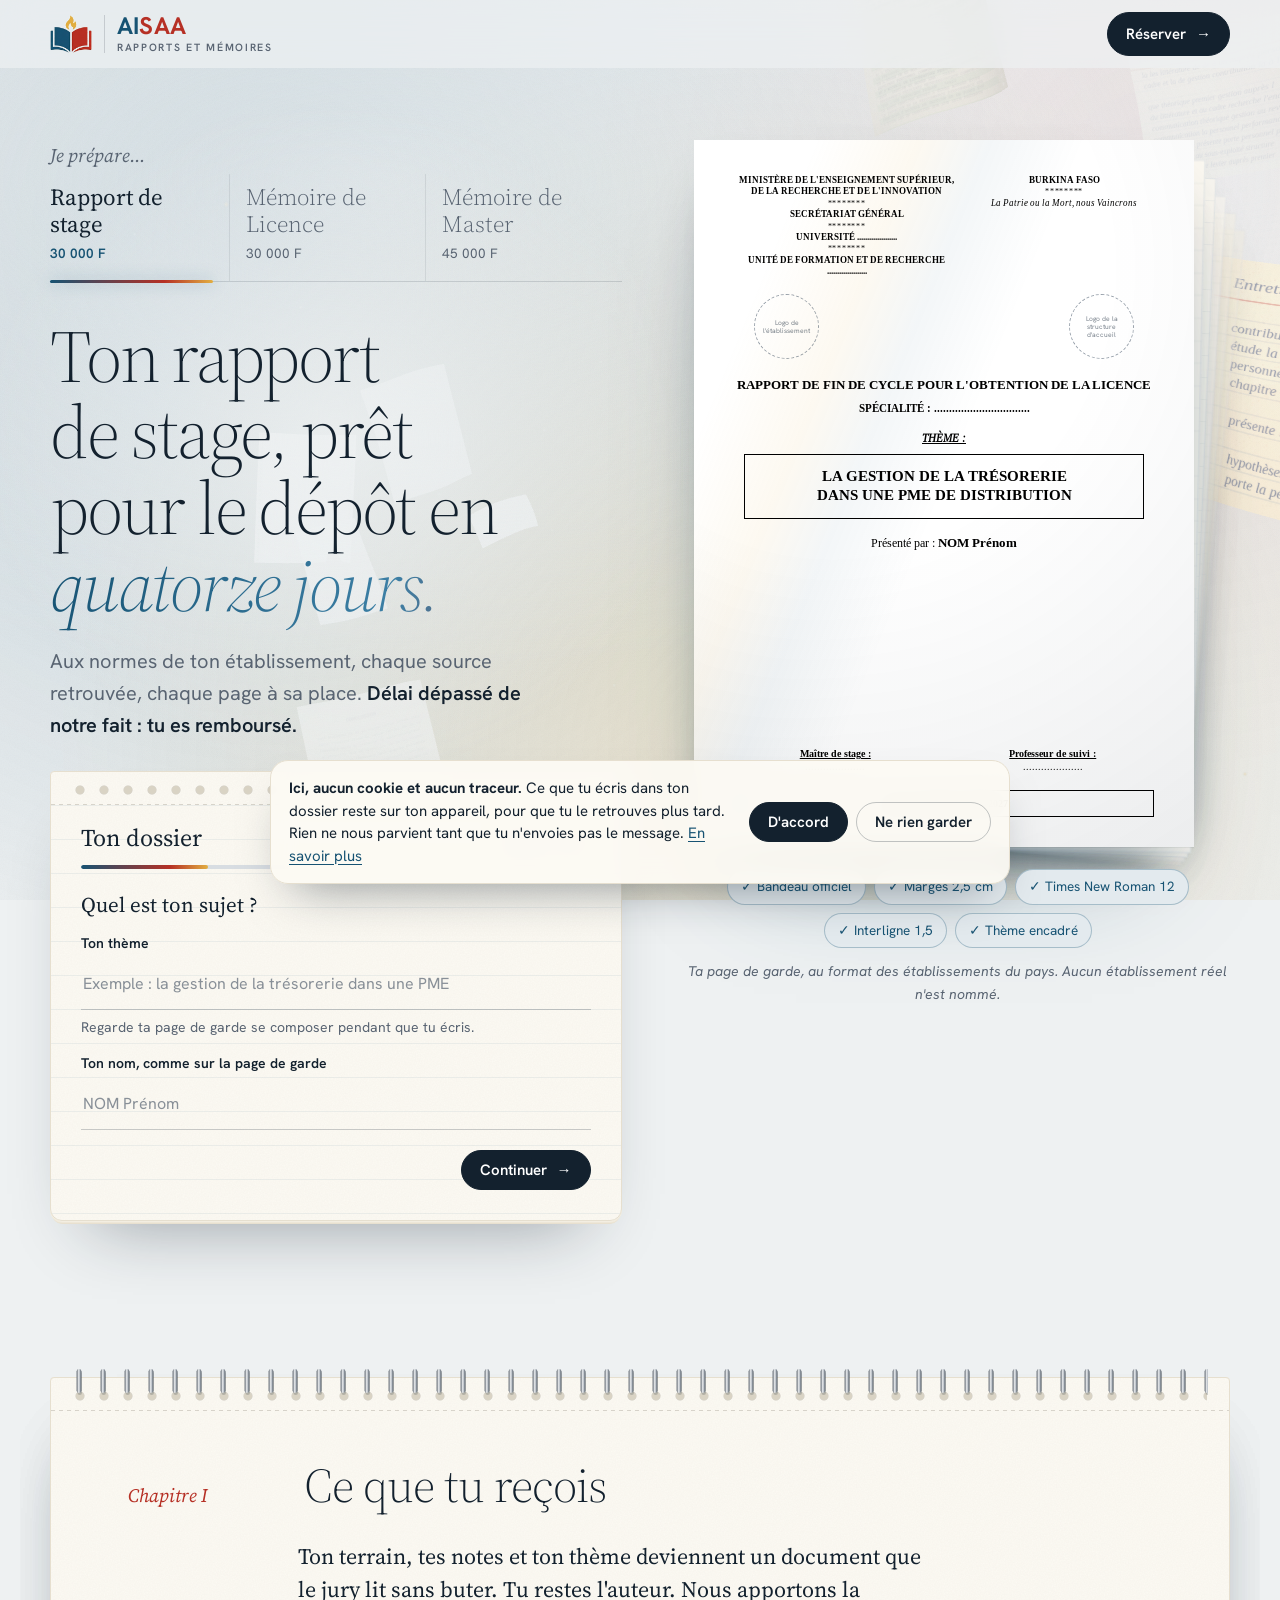
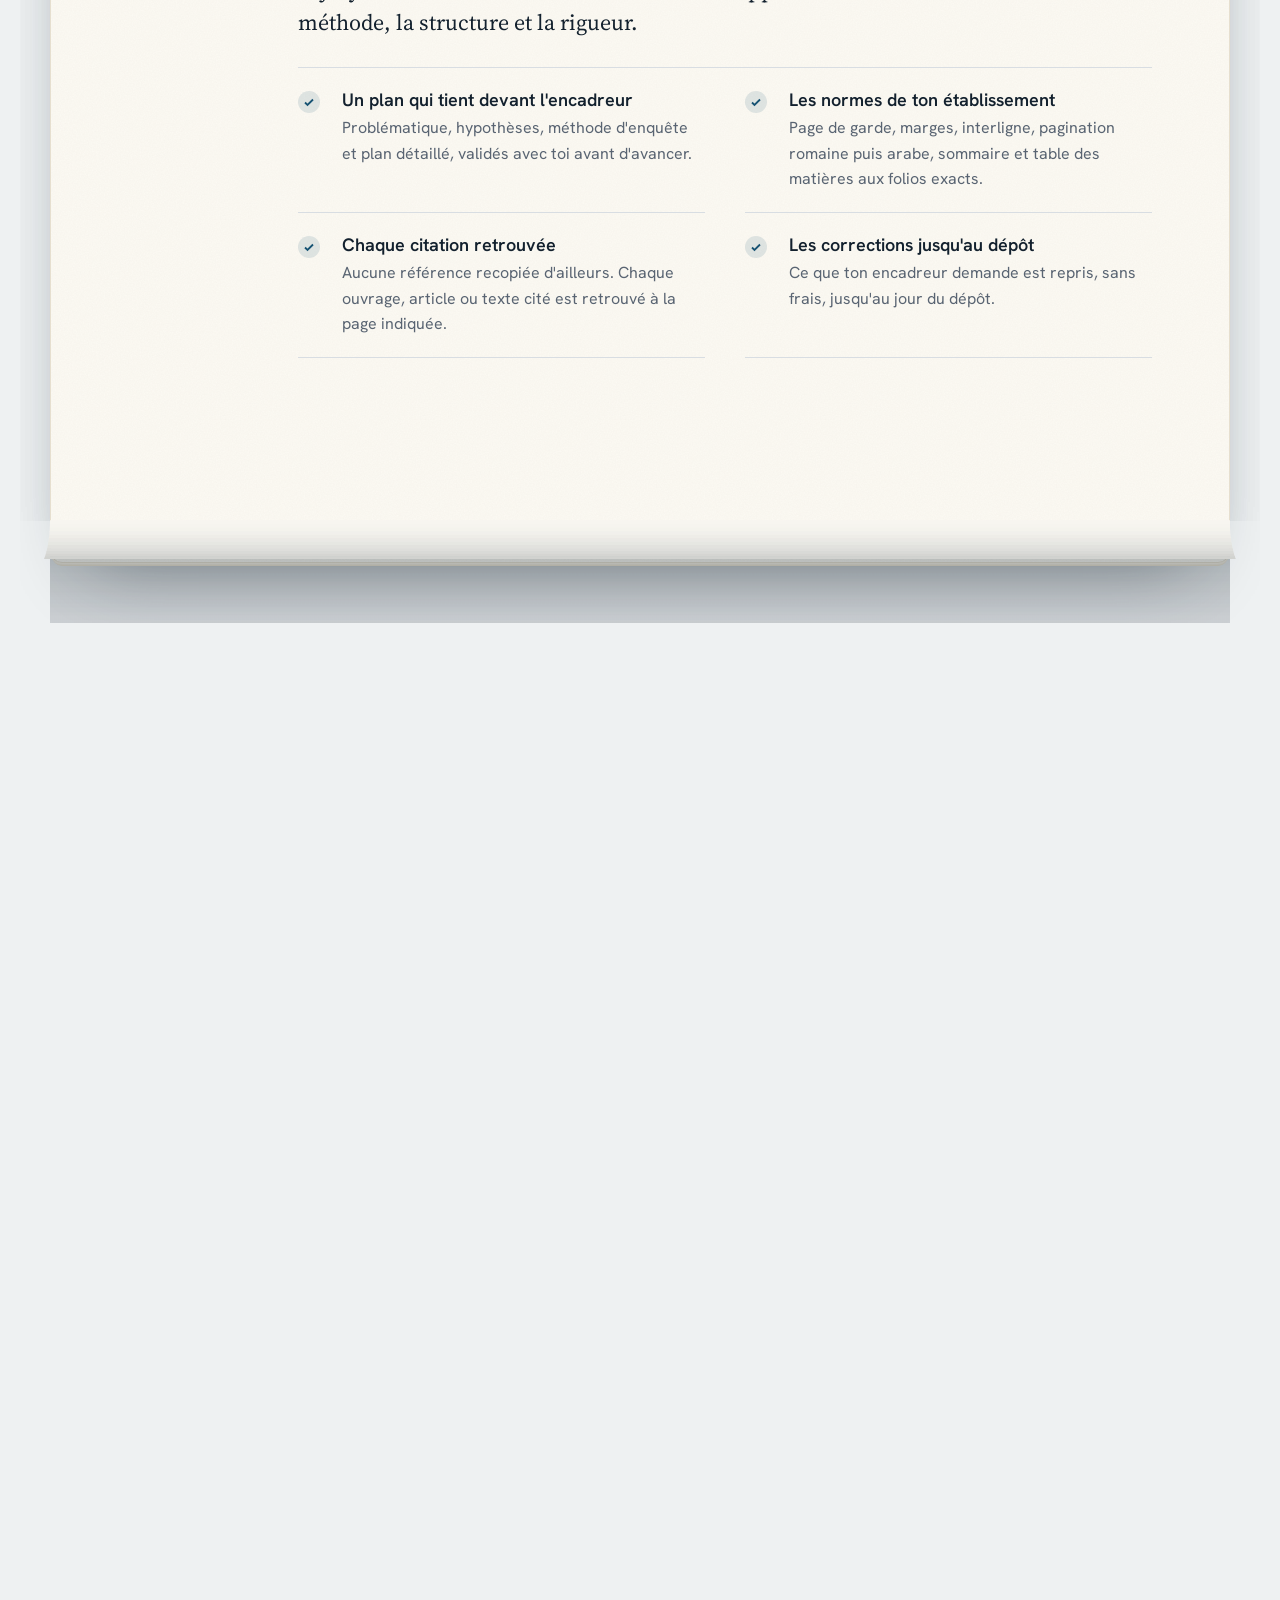
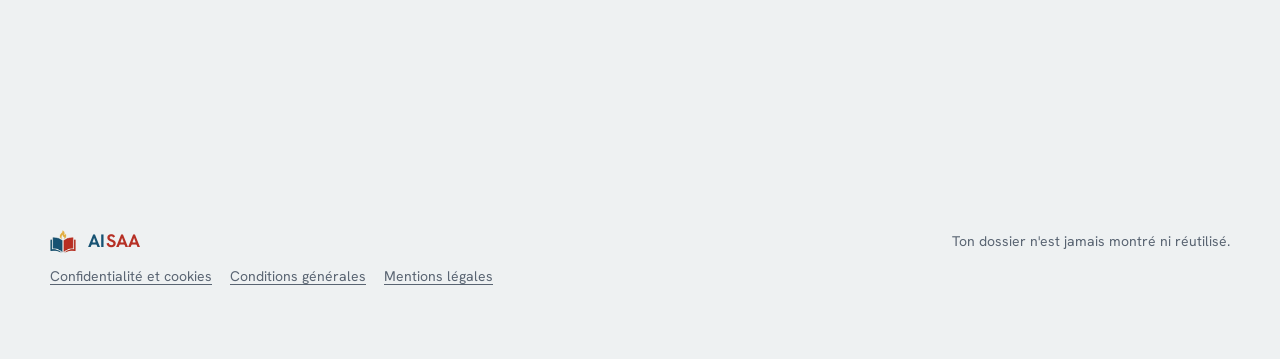
<file: index.html>
<!doctype html>
<html lang="fr">
<head>
<meta charset="utf-8">
<meta name="viewport" content="width=device-width, initial-scale=1, viewport-fit=cover">
<title>AISAA Accompagnement</title>
<meta name="description" content="Rapport de stage, mémoire de Licence ou de Master : prêt pour le dépôt en quatorze jours, aux normes de ton établissement.">
<link rel="icon" href="aisaa-logo.png">
<!-- Adresse publique du site (GitHub Pages) : à changer ici, dans robots.txt, sitemap.xml et llms.txt en cas de passage sur un autre domaine -->
<link rel="canonical" href="https://san-kofa569.github.io/aisaa-offre/">
<meta name="theme-color" content="#EEF1F2">
<meta property="og:type" content="website">
<meta property="og:site_name" content="AISAA">
<meta property="og:locale" content="fr_FR">
<meta property="og:title" content="Ton rapport de stage ou ton mémoire, prêt pour le dépôt en quatorze jours">
<meta property="og:description" content="Aux normes de ton établissement, chaque source retrouvée. Délai dépassé de notre fait : tu es remboursé. Réservation sur WhatsApp.">
<meta property="og:url" content="https://san-kofa569.github.io/aisaa-offre/">
<meta property="og:image" content="https://san-kofa569.github.io/aisaa-offre/apercu.jpg">
<meta property="og:image:width" content="1200">
<meta property="og:image:height" content="630">
<meta property="og:image:alt" content="Page de garde d'un rapport de stage composée par AISAA, avec le titre « prêt pour le dépôt en quatorze jours ».">
<meta name="twitter:card" content="summary_large_image">
<script type="application/ld+json">
{
  "@context": "https://schema.org",
  "@graph": [
    {
      "@type": "Organization",
      "@id": "https://san-kofa569.github.io/aisaa-offre/#aisaa",
      "name": "AISAA",
      "url": "https://san-kofa569.github.io/aisaa-offre/",
      "logo": "https://san-kofa569.github.io/aisaa-offre/aisaa-logo.png",
      "description": "Accompagnement à la rédaction des rapports de stage et des mémoires de Licence et de Master.",
      "areaServed": { "@type": "Country", "name": "Burkina Faso" },
      "contactPoint": { "@type": "ContactPoint", "contactType": "customer service", "telephone": "+226 65 77 38 87", "url": "https://wa.me/22665773887", "availableLanguage": "fr" }
    },
    {
      "@type": "Service",
      "@id": "https://san-kofa569.github.io/aisaa-offre/#accompagnement",
      "name": "Accompagnement à la rédaction du rapport de stage ou du mémoire",
      "serviceType": "Accompagnement méthodologique et mise aux normes de documents universitaires",
      "provider": { "@id": "https://san-kofa569.github.io/aisaa-offre/#aisaa" },
      "areaServed": { "@type": "Country", "name": "Burkina Faso" },
      "audience": { "@type": "EducationalAudience", "educationalRole": "student" },
      "description": "Document prêt pour le dépôt en quatorze jours à partir du dossier complet, aux normes de l'établissement, chaque citation vérifiée à sa source. L'étudiant reste l'auteur. Délai dépassé du fait d'AISAA : tout est remboursé. Paiement moitié au lancement, moitié à la remise.",
      "termsOfService": "https://san-kofa569.github.io/aisaa-offre/conditions.html",
      "offers": [
        { "@type": "Offer", "name": "Rapport de stage", "price": "30000", "priceCurrency": "XOF", "availability": "https://schema.org/InStock" },
        { "@type": "Offer", "name": "Mémoire de Licence", "price": "30000", "priceCurrency": "XOF", "availability": "https://schema.org/InStock" },
        { "@type": "Offer", "name": "Mémoire de Master", "price": "45000", "priceCurrency": "XOF", "availability": "https://schema.org/InStock" }
      ]
    }
  ]
}
</script>
<link rel="preload" href="polices/source-serif-4.woff2" as="font" type="font/woff2" crossorigin>
<link rel="preload" href="polices/hanken-grotesk.woff2" as="font" type="font/woff2" crossorigin>
<link rel="stylesheet" href="polices.css">
<script>
  /* Le carnet (chapitres tournés comme un bloc-notes) n'est monté que si le mouvement n'est pas réduit */
  (function () {
    var d = document.documentElement;
    try { if (!matchMedia('(prefers-reduced-motion: reduce)').matches && CSS.supports('transform-style', 'preserve-3d')) d.classList.add('carnet'); } catch (e) {}
  })();
</script>
<style>
  :root {
    --brume: #EEF1F2;
    --feuille: #FFFFFF;
    --ivoire: #FBF8F1;
    --encre: #13212E;
    --gris: #596472;
    --filet: #D8DDE2;
    --bleu: #175373;
    --bleu-clair: #E3EDF3;
    --rouge: #B63025;
    --or: #E2AE41;
    --titre: "Fraunces", "Iowan Old Style", Georgia, serif;
    --texte: "Figtree", "Helvetica Neue", Arial, sans-serif;
    --times: "Tinos", "Times New Roman", Times, serif;
    --doux: cubic-bezier(.22,.8,.24,1);
    color-scheme: light;
  }
  * { box-sizing: border-box; }
  html { scroll-behavior: smooth; overflow-x: clip; }
  body { overflow-x: clip; }
  body {
    margin: 0; background: var(--brume); color: var(--encre);
    font-family: var(--texte); font-size: 17px; line-height: 1.6;
    padding-inline: 16px; padding-block: 0 72px;
    -webkit-font-smoothing: antialiased;
  }
  a { color: inherit; }
  img { max-width: 100%; }
  :focus-visible { outline: 2px solid var(--bleu); outline-offset: 3px; }

  /* Fond : lumière douce, papier en 3D, grain */
  #aura, #espace { position: fixed; inset: 0; width: 100%; height: 100%; display: block; pointer-events: none; }
  #aura { z-index: -3; }
  #espace { z-index: -2; }
  .voile { position: fixed; inset: 0; z-index: -1; pointer-events: none;
    background: radial-gradient(120% 80% at 30% 20%, color-mix(in srgb, var(--brume) 55%, transparent), transparent 70%); }
  .grain { position: fixed; inset: 0; z-index: 0; pointer-events: none; opacity: .3; mix-blend-mode: multiply;
    background-image: url("data:image/svg+xml;utf8,<svg xmlns='http://www.w3.org/2000/svg' width='160' height='160'><filter id='n'><feTurbulence type='fractalNoise' baseFrequency='.85' numOctaves='2' stitchTiles='stitch'/><feColorMatrix values='0 0 0 0 0.07 0 0 0 0 0.1 0 0 0 0 0.14 0 0 0 .1 0'/></filter><rect width='100%' height='100%' filter='url(%23n)'/></svg>"); }
  .tete, main { position: relative; z-index: 1; }
  .col { max-width: 1180px; margin-inline: auto; }

  /* En-tête */
  .tete { position: sticky; top: env(safe-area-inset-top, 0px); z-index: 30; margin-inline: -16px; padding: 12px 16px;
    background: color-mix(in srgb, var(--brume) 70%, transparent); backdrop-filter: blur(16px) saturate(1.2); -webkit-backdrop-filter: blur(16px) saturate(1.2); }
  .tete .col { display: flex; align-items: center; justify-content: space-between; gap: 12px; }
  .marque { display: flex; align-items: center; gap: 10px; text-decoration: none; }
  .marque img { width: 36px; height: auto; }
  .marque b { font-family: var(--texte); font-weight: 700; font-size: 23px; letter-spacing: .02em; line-height: 1; }
  .ai { color: var(--bleu); } .saa { color: var(--rouge); }
  .marque small { display: block; font-size: 13px; color: var(--gris); margin-top: 3px; font-style: italic; }

  .btn { display: inline-flex; align-items: center; justify-content: center; gap: 10px; font-family: var(--texte); font-weight: 600; font-size: 16px;
    text-decoration: none; padding: 13px 24px; border-radius: 999px; border: 1px solid var(--encre); background: var(--encre); color: var(--feuille);
    cursor: pointer; transition: background .35s var(--doux), color .35s var(--doux), border-color .35s var(--doux), transform .35s var(--doux), box-shadow .35s var(--doux); }
  .btn:hover { background: var(--bleu); border-color: var(--bleu); transform: translateY(-2px); box-shadow: 0 14px 30px -16px rgba(23,83,115,.7); }
  .btn.creux { background: transparent; color: var(--encre); border-color: color-mix(in srgb, var(--encre) 25%, transparent); }
  .btn.creux:hover { background: var(--feuille); border-color: var(--encre); box-shadow: none; }
  .btn.petit { padding: 9px 18px; font-size: 15px; }
  .btn .fl { transition: transform .35s var(--doux); }
  .btn:hover .fl { transform: translateX(4px); }

  /* Ouverture */
  .ouverture { display: grid; gap: 34px; padding-block: 44px 48px; grid-template-areas: "intro" "visuel" "parcours"; }
  .intro { grid-area: intro; position: relative; }
  .intro::before { content: ""; position: absolute; inset: -40px -70px; z-index: -1; pointer-events: none; background: radial-gradient(closest-side, color-mix(in srgb, var(--brume) 82%, transparent), transparent); } .visuel { grid-area: visuel; } .parcours { grid-area: parcours; }
  @media (min-width: 1000px) {
    .ouverture { grid-template-columns: minmax(0, 1.05fr) minmax(0, 1fr); grid-template-areas: "intro visuel" "parcours visuel"; column-gap: 64px; row-gap: 30px; padding-block: 72px 64px; align-items: start; }
    .visuel { position: sticky; top: 96px; }
  }

  .je-prepare { font-family: var(--titre); font-style: italic; font-size: 20px; color: var(--gris); margin: 0 0 12px; font-variation-settings: "SOFT" 100; }
  .profils { display: grid; grid-template-columns: repeat(3, minmax(0, 1fr)); gap: 10px; margin: 0 0 30px; }
  .profil { all: unset; box-sizing: border-box; cursor: pointer; position: relative; overflow: hidden;
    padding: 14px 14px 13px; border-radius: 18px; background: color-mix(in srgb, var(--feuille) 62%, transparent);
    border: 1px solid color-mix(in srgb, var(--filet) 90%, transparent); backdrop-filter: blur(10px); -webkit-backdrop-filter: blur(10px);
    transition: transform .45s var(--doux), background .45s var(--doux), border-color .45s var(--doux), box-shadow .45s var(--doux); }
  .profil:hover { transform: translateY(-3px); box-shadow: 0 18px 34px -24px rgba(19,33,46,.5); }
  .profil:focus-visible { outline: 2px solid var(--bleu); outline-offset: 3px; }
  .profil b { display: block; font-weight: 600; font-size: 16px; line-height: 1.25; }
  .profil span { display: block; font-size: 14px; color: var(--gris); margin-top: 4px; }
  .profil[aria-pressed="true"] { background: var(--encre); border-color: var(--encre); color: var(--feuille); box-shadow: 0 22px 40px -22px rgba(19,33,46,.65); }
  .profil[aria-pressed="true"] span { color: color-mix(in srgb, var(--feuille) 70%, transparent); }
  .profil::after { content: ""; position: absolute; right: 12px; top: 12px; width: 8px; height: 8px; border-radius: 50%; background: var(--or); opacity: 0; transform: scale(.4); transition: all .45s var(--doux); }
  .profil[aria-pressed="true"]::after { opacity: 1; transform: scale(1); }
  @media (max-width: 440px) { .profil { padding: 12px 10px; border-radius: 14px; } .profil b { font-size: 14.5px; } .profil span { font-size: 12.5px; } }

  h1 { font-family: var(--titre); font-variation-settings: "SOFT" 100, "WONK" 0; font-weight: 340; font-size: clamp(40px, 5.8vw, 74px);
    line-height: 1.03; letter-spacing: -.02em; margin: 0; text-wrap: balance; }
  h1 .doc { transition: opacity .35s var(--doux), filter .35s var(--doux); }
  h1 .doc.change { opacity: 0; filter: blur(8px); }
  h1 em { font-style: italic; font-weight: 300; background: linear-gradient(100deg, var(--bleu), #3C7FA5 40%, var(--rouge) 75%, var(--or));
    background-size: 220% 100%; -webkit-background-clip: text; background-clip: text; color: transparent; animation: irise 12s ease-in-out infinite alternate; padding-right: .05em; }
  @keyframes irise { from { background-position: 0% 50%; } to { background-position: 100% 50%; } }
  .accroche { font-size: clamp(18px, 1.7vw, 20px); color: var(--gris); max-width: 46ch; margin: 22px 0 0; }
  .accroche strong { color: var(--encre); font-weight: 600; }

  /* Parcours de réservation */
  .parcours { background: color-mix(in srgb, var(--feuille) 78%, transparent); border: 1px solid color-mix(in srgb, var(--filet) 85%, transparent);
    border-radius: 26px; padding: clamp(20px, 3vw, 30px); backdrop-filter: blur(18px) saturate(1.1); -webkit-backdrop-filter: blur(18px) saturate(1.1);
    box-shadow: 0 30px 60px -44px rgba(19,33,46,.55); scroll-margin-top: 90px; }
  .p-tete { display: flex; justify-content: space-between; align-items: baseline; gap: 12px; margin-bottom: 12px; }
  .p-tete h2 { font-family: var(--titre); font-variation-settings: "SOFT" 100; font-weight: 400; font-size: 24px; margin: 0; line-height: 1.2; }
  .p-tete span { font-size: 14px; color: var(--gris); white-space: nowrap; font-variant-numeric: tabular-nums; }
  .progres { height: 4px; border-radius: 4px; background: var(--filet); overflow: hidden; margin-bottom: 22px; }
  .progres i { display: block; height: 100%; width: 25%; border-radius: 4px; background: linear-gradient(90deg, var(--bleu), var(--rouge) 70%, var(--or)); transition: width .7s var(--doux); }
  .etape { display: none; }
  .etape.active { display: block; animation: entre .55s var(--doux); }
  @keyframes entre { from { opacity: 0; transform: translateY(10px); filter: blur(4px); } to { opacity: 1; transform: none; filter: none; } }
  .question { font-family: var(--titre); font-variation-settings: "SOFT" 100; font-size: 21px; font-weight: 400; margin: 0 0 14px; line-height: 1.3; }
  .champ { margin-bottom: 14px; }
  .champ label { display: block; font-size: 14px; font-weight: 600; margin-bottom: 6px; }
  .champ input { width: 100%; font: inherit; font-size: 17px; color: var(--encre); padding: 13px 16px; border: 1px solid var(--filet); border-radius: 14px;
    background: var(--feuille); transition: border-color .3s var(--doux), box-shadow .3s var(--doux); }
  .champ input:focus { outline: none; border-color: var(--bleu); box-shadow: 0 0 0 4px color-mix(in srgb, var(--bleu) 14%, transparent); }
  .aide { font-size: 14px; color: var(--gris); margin: 6px 0 0; }
  .choix { display: grid; gap: 8px; }
  .choix.deux { grid-template-columns: 1fr 1fr; }
  .opt { all: unset; box-sizing: border-box; cursor: pointer; padding: 13px 16px; border-radius: 14px; border: 1px solid var(--filet); background: var(--feuille);
    font-size: 16px; transition: all .35s var(--doux); display: flex; gap: 12px; align-items: center; }
  .opt::before { content: ""; width: 16px; height: 16px; flex: none; border-radius: 50%; border: 1.5px solid color-mix(in srgb, var(--encre) 35%, transparent); transition: all .35s var(--doux); }
  .opt:hover { border-color: color-mix(in srgb, var(--bleu) 45%, transparent); }
  .opt:focus-visible { outline: 2px solid var(--bleu); outline-offset: 2px; }
  .opt[aria-pressed="true"] { border-color: var(--bleu); background: var(--bleu-clair); }
  .opt[aria-pressed="true"]::before { border: 5px solid var(--bleu); }
  .nav-etapes { display: flex; justify-content: space-between; gap: 10px; margin-top: 20px; flex-wrap: wrap; }
  .alerte { font-size: 15px; padding: 11px 14px; border-radius: 12px; margin-top: 10px; background: color-mix(in srgb, var(--or) 18%, var(--feuille)); display: none; }
  .alerte.visible { display: block; }
  .recap { display: grid; margin: 0; border-radius: 18px; overflow: hidden; border: 1px solid var(--filet); background: var(--ivoire); }
  .recap div { display: grid; grid-template-columns: 9.5em 1fr; gap: 10px; padding: 11px 16px; border-bottom: 1px dashed var(--filet); font-size: 15.5px; }
  .recap div:last-child { border-bottom: 0; }
  .recap dt { color: var(--gris); }
  .recap dd { margin: 0; font-weight: 600; overflow-wrap: anywhere; }
  .recap .montant dd { font-family: var(--titre); font-variation-settings: "SOFT" 100; font-size: 22px; font-weight: 500; }
  @media (max-width: 440px) { .recap div { grid-template-columns: 1fr; gap: 0; } }
  .fin-actions { display: grid; gap: 10px; margin-top: 18px; }
  .fin-actions .btn { width: 100%; padding-block: 15px; }
  .etat { font-size: 14px; color: var(--bleu); min-height: 1.3em; text-align: center; margin: 0; }

  /* Page de garde vivante */
  .scene { perspective: 1500px; display: flex; justify-content: center; padding-right: 28px; }
  .pile { position: relative; width: min(100%, 340px); transform-style: preserve-3d; transition: transform .9s var(--doux); }
  @media (min-width: 1000px) { .pile { width: min(100%, 500px); } }
  .pile .dos { position: absolute; inset: 0; background: var(--ivoire); border: 1px solid color-mix(in srgb, var(--filet) 70%, transparent);
    box-shadow: 0 20px 50px -30px rgba(19,33,46,.35); transition: transform 1s var(--doux); }
  .pile .d1 { transform: translateZ(-30px) translate(9px, 8px) rotate(1.2deg); }
  .pile .d2 { transform: translateZ(-60px) translate(18px, 15px) rotate(2.4deg); opacity: .85; }
  .pile .d3 { transform: translateZ(-90px) translate(27px, 22px) rotate(3.6deg); opacity: .65; }
  .scene:hover .d1 { transform: translateZ(-40px) translate(30px, -6px) rotate(4deg); }
  .scene:hover .d2 { transform: translateZ(-80px) translate(60px, -10px) rotate(8deg); }
  .scene:hover .d3 { transform: translateZ(-120px) translate(90px, -12px) rotate(12deg); }
  .a4 { container-type: inline-size; width: 100%; aspect-ratio: 1 / 1.414; background: var(--feuille); color: #000; position: relative; overflow: hidden;
    box-shadow: 0 1px 0 rgba(19,33,46,.06), 0 30px 60px -30px rgba(19,33,46,.45), 0 70px 120px -60px rgba(23,83,115,.4); animation: flotte 9s ease-in-out infinite; }
  @keyframes flotte { 0%, 100% { translate: 0 0; } 50% { translate: 0 -8px; } }
  .garde { position: absolute; inset: 0; padding: 7cqw 8cqw 6cqw; font-family: var(--times); font-size: 2.05cqw; line-height: 1.35; display: flex; flex-direction: column; text-align: center; }
  .g-bandeau { display: grid; grid-template-columns: 1.25fr 1fr; gap: 3cqw; font-weight: 700; font-size: 1.75cqw; line-height: 1.3; }
  .etoiles { font-weight: 400; letter-spacing: .1em; font-size: 1.5cqw; }
  .g-devise { font-style: italic; font-weight: 400; }
  .g-logos { display: flex; justify-content: space-between; align-items: center; margin: 3.4cqw 4cqw 0; }
  .g-logo { width: 13cqw; height: 13cqw; border-radius: 50%; border: .3cqw dashed #9AA3AD; display: grid; place-items: center; font-family: var(--texte); font-size: 1.35cqw; line-height: 1.2; color: #7A838D; padding: 1cqw; }
  .g-logo.seul { margin-inline: auto; }
  .g-diplome { font-weight: 700; font-size: 2.6cqw; margin-top: 3.4cqw; text-wrap: balance; }
  .g-specialite { font-weight: 700; font-size: 2.2cqw; margin-top: 1.4cqw; }
  .g-theme-lib { font-style: italic; font-weight: 700; font-size: 2.2cqw; margin-top: 3cqw; text-decoration: underline; }
  .g-theme { border: .35cqw double #000; padding: 2.4cqw 3cqw; margin: 1.6cqw 2cqw 0; font-weight: 700; font-size: 2.9cqw; line-height: 1.3; text-transform: uppercase;
    text-wrap: balance; min-height: 13cqw; display: grid; place-items: center; transition: background .4s var(--doux); overflow-wrap: anywhere; }
  .g-theme.flash { background: color-mix(in srgb, var(--or) 18%, transparent); }
  .g-auteur { margin-top: 3cqw; font-size: 2.3cqw; } .g-auteur b { font-size: 2.6cqw; }
  .g-encadrement { display: grid; grid-template-columns: 1fr 1fr; gap: 3cqw; margin-top: auto; font-size: 1.9cqw; }
  .g-encadrement b { display: block; text-decoration: underline; }
  .g-encadrement.un { grid-template-columns: 1fr; }
  .g-annee { border: .25cqw solid #000; padding: 1.2cqw 2cqw; margin-top: 3.2cqw; font-weight: 700; font-size: 2cqw; }
  .faisceau { position: absolute; left: 0; right: 0; height: 18%; top: -20%; pointer-events: none;
    background: linear-gradient(180deg, transparent, color-mix(in srgb, var(--bleu) 8%, transparent) 70%, color-mix(in srgb, var(--bleu) 45%, transparent) 98%, transparent); opacity: 0; }
  .faisceau.passe { animation: balaie 1.6s cubic-bezier(.4,0,.2,1) forwards; }
  @keyframes balaie { 0% { top: -20%; opacity: 0; } 10%, 90% { opacity: 1; } 100% { top: 102%; opacity: 0; } }
  .controles { display: flex; flex-wrap: wrap; justify-content: center; gap: 8px; margin: 22px 0 0; padding: 0; list-style: none; }
  .controles li { font-size: 13.5px; padding: 6px 13px; border-radius: 999px; background: color-mix(in srgb, var(--feuille) 70%, transparent); border: 1px solid var(--filet);
    color: var(--gris); backdrop-filter: blur(8px); transition: all .5s var(--doux); }
  .controles li::before { content: "○  "; }
  .controles li.ok { color: var(--bleu); border-color: color-mix(in srgb, var(--bleu) 30%, transparent); background: color-mix(in srgb, var(--feuille) 88%, var(--bleu)); }
  .controles li.ok::before { content: "✓  "; }
  .legende-garde { text-align: center; font-size: 14px; color: var(--gris); margin: 12px 0 0; font-style: italic; }

  /* Chapitres */
  .chapitres { display: grid; gap: 28px; }
  .chapitre { background: color-mix(in srgb, var(--feuille) 84%, transparent); backdrop-filter: blur(14px); -webkit-backdrop-filter: blur(14px);
    border: 1px solid color-mix(in srgb, var(--filet) 80%, transparent); border-radius: 30px; padding: clamp(28px, 6vw, 70px) clamp(20px, 6vw, 78px);
    scroll-margin-top: 90px; }
  .ch-tete { display: grid; gap: 6px; margin-bottom: 28px; }
  @media (min-width: 860px) { .ch-tete { grid-template-columns: 170px 1fr; align-items: baseline; } .ch-corps { margin-left: 170px; } }
  .ch-num { font-family: var(--titre); font-style: italic; font-size: 19px; color: var(--rouge); font-variation-settings: "SOFT" 100; }
  h2.grand { font-family: var(--titre); font-variation-settings: "SOFT" 100, "WONK" 0; font-weight: 340; font-size: clamp(30px, 4vw, 48px); line-height: 1.08; letter-spacing: -.015em; margin: 0; text-wrap: balance; }
  .chapeau { font-family: var(--titre); font-variation-settings: "SOFT" 100; font-weight: 350; font-size: clamp(19px, 2vw, 22px); line-height: 1.5; max-width: 58ch; margin: 0 0 28px; }
  .liste { display: grid; border-top: 1px solid var(--filet); }
  @media (min-width: 760px) { .liste.deux { grid-template-columns: 1fr 1fr; column-gap: 40px; } }
  .item { padding: 20px 0; border-bottom: 1px solid var(--filet); display: grid; grid-template-columns: 32px 1fr; gap: 12px; }
  .puce { width: 22px; height: 22px; margin-top: 3px; border-radius: 50%; display: grid; place-items: center; }
  .puce svg { width: 12px; height: 12px; }
  .puce.bleu { background: color-mix(in srgb, var(--bleu) 12%, transparent); color: var(--bleu); }
  .puce.rouge { background: color-mix(in srgb, var(--rouge) 12%, transparent); color: var(--rouge); }
  .item h3 { font-size: 18px; font-weight: 600; margin: 0 0 3px; line-height: 1.35; }
  .item p { margin: 0; color: var(--gris); font-size: 16px; }
  .item.barre h3 { text-decoration: line-through; text-decoration-color: var(--rouge); text-decoration-thickness: 1.5px; color: var(--gris); }

  .jours { display: grid; grid-template-columns: repeat(14, 1fr); gap: 4px; margin-bottom: 8px; }
  .jours span { height: 36px; border-radius: 8px; background: color-mix(in srgb, var(--filet) 70%, transparent); display: grid; place-items: end start; padding: 4px 6px;
    font-size: 11px; color: var(--gris); font-variant-numeric: tabular-nums; transition: background .5s var(--doux), color .5s var(--doux), transform .5s var(--doux); }
  .jours span.on { background: var(--bleu); color: var(--feuille); transform: translateY(-3px); }
  .jours span.on.fin { background: var(--rouge); }
  @media (max-width: 520px) { .jours span { font-size: 0; height: 22px; border-radius: 5px; } }
  .etapes-p { list-style: none; margin: 16px 0 0; padding: 0; border-top: 1px solid var(--filet); }
  .etapes-p li { border-bottom: 1px solid var(--filet); }
  .etapes-p button { all: unset; box-sizing: border-box; width: 100%; cursor: pointer; display: grid; grid-template-columns: 110px 1fr; gap: 16px; padding: 18px 0; }
  .etapes-p button:focus-visible { outline: 2px solid var(--bleu); outline-offset: 2px; }
  .etapes-p .j { font-size: 15px; color: var(--gris); padding-top: 1px; font-variant-numeric: tabular-nums; transition: color .4s var(--doux); }
  .etapes-p h3 { margin: 0; font-size: 18px; font-weight: 600; }
  .etapes-p p { margin: 3px 0 0; color: var(--gris); font-size: 16px; max-width: 60ch; }
  .etapes-p li.actif .j { color: var(--bleu); font-weight: 600; }
  @media (max-width: 520px) { .etapes-p button { grid-template-columns: 1fr; gap: 2px; } }

  .specimens { display: grid; gap: 22px; }
  @media (min-width: 760px) { .specimens { grid-template-columns: 1fr 1fr; } }
  .spec { margin: 0; background: var(--feuille); border: 1px solid var(--filet); padding: 26px 24px; font-family: var(--times); font-size: 14.5px; line-height: 1.55; color: #000;
    transition: transform .6s var(--doux), box-shadow .6s var(--doux); }
  .spec:hover { transform: translateY(-5px) rotate(-.4deg); box-shadow: 0 30px 50px -30px rgba(19,33,46,.45); }
  .spec figcaption { font-family: var(--texte); font-size: 14px; color: var(--gris); margin-bottom: 16px; display: flex; justify-content: space-between; gap: 8px; }
  .spec figcaption span:last-child { color: var(--bleu); font-weight: 600; }
  .titre-tdm { text-align: center; font-weight: 700; margin-bottom: 10px; }
  .ligne { display: flex; gap: 6px; align-items: baseline; }
  .ligne.r { padding-left: 18px; } .ligne.rr { padding-left: 36px; font-style: italic; }
  .ligne .pts { flex: 1; border-bottom: 1.5px dotted #8F98A2; transform: translateY(-4px); min-width: 12px; }
  .ref { padding-left: 2em; text-indent: -2em; margin: 0 0 12px; }
  .ref .ok { display: block; text-indent: 0; font-family: var(--texte); font-size: 13px; color: var(--bleu); margin-top: 2px; font-weight: 600; }
  .note-bas { font-size: 15px; color: var(--gris); margin: 22px 0 0; max-width: 62ch; font-style: italic; }
  .compteurs { display: grid; grid-template-columns: repeat(auto-fit, minmax(170px, 1fr)); gap: 12px; margin-top: 30px; }
  .compteurs div { background: var(--ivoire); border: 1px solid var(--filet); border-radius: 20px; padding: 20px 22px; }
  .compteurs b { display: block; font-family: var(--titre); font-variation-settings: "SOFT" 100; font-weight: 300; font-size: 50px; line-height: 1; }
  .compteurs span { font-size: 15px; color: var(--gris); }

  .tarifs { display: grid; gap: 14px; }
  @media (min-width: 760px) { .tarifs { grid-template-columns: repeat(3, 1fr); } }
  .tarif { all: unset; box-sizing: border-box; cursor: pointer; background: var(--feuille); border: 1px solid var(--filet); border-radius: 24px; padding: 26px 24px; display: grid; gap: 4px; align-content: start;
    transition: transform .5s var(--doux), box-shadow .5s var(--doux), border-color .5s var(--doux); }
  .tarif:hover, .tarif:focus-visible { transform: translateY(-4px); box-shadow: 0 28px 50px -34px rgba(19,33,46,.55); border-color: color-mix(in srgb, var(--bleu) 40%, transparent); }
  .tarif .nom { font-weight: 600; font-size: 18px; }
  .tarif .pour { font-size: 15px; color: var(--gris); }
  .tarif .prix { font-family: var(--titre); font-variation-settings: "SOFT" 100; font-weight: 300; font-size: 46px; line-height: 1.1; margin-top: 12px; }
  .tarif .prix small { font-family: var(--texte); font-size: 15px; color: var(--gris); }
  .tarif .choisir { margin-top: 12px; font-size: 15px; font-weight: 600; color: var(--bleu); }
  .modalites { font-size: 16px; color: var(--gris); margin: 20px 0 0; max-width: 62ch; }

  .appel { text-align: center; }
  .appel h2.grand { max-width: 18ch; margin-inline: auto; }
  .appel p { color: var(--gris); max-width: 50ch; margin: 16px auto 26px; }
  .contact-direct { margin-top: 20px; font-size: 15px; color: var(--gris); }
  .contact-direct b { color: var(--encre); user-select: all; }

  .pied { display: flex; justify-content: space-between; align-items: center; gap: 12px; flex-wrap: wrap; margin-top: 40px; font-size: 14px; color: var(--gris); }
  .pied .marque img { width: 26px; } .pied .marque b { font-size: 18px; }


  /* ===== Version bloc-notes ===== */
  :root { --titre: "Source Serif 4", "Iowan Old Style", Georgia, serif; --texte: "Hanken Grotesk", "Helvetica Neue", Arial, sans-serif; --machine: "Courier Prime", "Courier New", monospace; --papier: #FCFAF4; --bord-papier: #E6DFCF; }
  h1, h2.grand, .chapeau, .question, .p-tete h2, .compteurs b, .tarif .prix, .recap .montant dd, .ch-num, .je-prepare { font-variation-settings: normal; }
  h1 { font-weight: 300; letter-spacing: -.03em; }
  h1 em { font-weight: 300; }
  h2.grand { font-weight: 300; letter-spacing: -.02em; }
  .chapeau { font-weight: 400; }

  /* Logo */
  .marque { gap: 12px; }
  .tete .marque img { width: 42px; }
  .marque .mots { display: grid; gap: 5px; padding-left: 12px; border-left: 1px solid color-mix(in srgb, var(--encre) 16%, transparent); }
  .marque .mots b { font-size: 24px; letter-spacing: .01em; line-height: .9; }
  .marque .mots small { font-style: normal; font-size: 10.5px; font-weight: 600; letter-spacing: .16em; text-transform: uppercase; margin: 0; line-height: 1; color: var(--gris); }

  /* Sélecteur typographique */
  .je-prepare { font-size: 19px; margin-bottom: 4px; }
  .profils { position: relative; display: flex; gap: 0; margin: 0 0 36px; border-bottom: 1px solid color-mix(in srgb, var(--encre) 14%, transparent); }
  .profil { all: unset; box-sizing: border-box; cursor: pointer; flex: 1; padding: 10px 16px 16px 0; background: none; border: 0; border-radius: 0; box-shadow: none; backdrop-filter: none; -webkit-backdrop-filter: none; position: relative; }
  .profil + .profil { padding-left: 16px; border-left: 1px solid color-mix(in srgb, var(--encre) 9%, transparent); }
  .profil:hover { transform: none; box-shadow: none; }
  .profil b { font-family: var(--titre); font-weight: 300; font-size: clamp(17px, 1.9vw, 23px); line-height: 1.15; color: var(--gris); transition: color .6s var(--doux), transform .6s var(--doux); }
  .profil span { font-size: 13.5px; margin-top: 6px; color: var(--gris); font-variant-numeric: tabular-nums; transition: color .6s var(--doux); }
  .profil:hover b { color: var(--encre); transform: translateY(-2px); }
  .profil[aria-pressed="true"] { background: none; color: inherit; box-shadow: none; }
  .profil[aria-pressed="true"] b { color: var(--encre); font-weight: 400; }
  .profil[aria-pressed="true"] span { color: var(--bleu); font-weight: 600; }
  .profil::after { display: none; }
  .curseur-profil { position: absolute; bottom: -2px; left: 0; width: 0; height: 3px; border-radius: 3px; background: linear-gradient(90deg, var(--bleu), var(--rouge) 70%, var(--or));
    box-shadow: 0 0 16px color-mix(in srgb, var(--bleu) 40%, transparent); transition: left .8s var(--doux), width .8s var(--doux); }
  @media (max-width: 440px) { .profil { padding: 8px 8px 14px 0; } .profil + .profil { padding-left: 10px; } .profil b { font-size: 15.5px; } .profil span { font-size: 12.5px; } }

  /* Feuillets */
  .pile .d4 { transform: translateZ(-120px) translate(36px, 29px) rotate(4.8deg); opacity: .5; background: #F7F2E6; }
  .pile .d5 { transform: translateZ(-150px) translate(45px, 36px) rotate(6deg); opacity: .38; background: #F4EEDF; }
  .scene:hover .d1 { transform: translateZ(-30px) translate(9px, 8px) rotate(1.2deg); }
  .scene:hover .d2 { transform: translateZ(-60px) translate(18px, 15px) rotate(2.4deg); }
  .scene:hover .d3 { transform: translateZ(-90px) translate(27px, 22px) rotate(3.6deg); }
  .pile .dos { background-image: repeating-linear-gradient(180deg, transparent 0 22px, rgba(23,83,115,.05) 22px 23px); }

  /* Vraies feuilles de papier : grain, perforations de bloc-notes, pages dessous */
  .parcours, .chapitre {
    background-color: var(--papier);
    background-image: url("data:image/svg+xml;utf8,<svg xmlns='http://www.w3.org/2000/svg' width='200' height='200'><filter id='p'><feTurbulence type='fractalNoise' baseFrequency='.75' numOctaves='3' stitchTiles='stitch'/><feColorMatrix values='0 0 0 0 0.45 0 0 0 0 0.38 0 0 0 0 0.25 0 0 0 .07 0'/></filter><rect width='100%' height='100%' filter='url(%23p)'/></svg>");
    border: 1px solid var(--bord-papier); border-radius: 4px 4px 12px 12px;
    box-shadow: 0 1px 0 #F3EEE2, 0 3px 0 -1px #EEE7D8, 0 5px 0 -2px #E8E0CF, 0 40px 70px -42px rgba(19,33,46,.45);
    backdrop-filter: none; -webkit-backdrop-filter: none; position: relative;
  }
  .parcours::before, .chapitre::before {
    content: ""; position: absolute; left: 22px; right: 22px; top: 12px; height: 12px; pointer-events: none;
    background: radial-gradient(circle at 7px 6px, #D9D3C4 0 3.6px, rgba(60,50,30,.18) 4.2px, transparent 5px) 0 0 / 24px 12px repeat-x;
  }
  .parcours::after, .chapitre::after {
    content: ""; position: absolute; left: 0; right: 0; top: 32px; height: 1px; pointer-events: none;
    background: repeating-linear-gradient(90deg, rgba(60,50,30,.18) 0 4px, transparent 4px 8px);
  }
  .chapitre { padding-top: calc(clamp(28px, 6vw, 70px) + 22px); }
  .parcours { padding-top: 52px; }

  /* Le formulaire s'écrit à la machine sur la feuille */
  .parcours { background-image: url("data:image/svg+xml;utf8,<svg xmlns='http://www.w3.org/2000/svg' width='200' height='200'><filter id='p'><feTurbulence type='fractalNoise' baseFrequency='.75' numOctaves='3' stitchTiles='stitch'/><feColorMatrix values='0 0 0 0 0.45 0 0 0 0 0.38 0 0 0 0 0.25 0 0 0 .07 0'/></filter><rect width='100%' height='100%' filter='url(%23p)'/></svg>"), repeating-linear-gradient(180deg, transparent 0 33px, rgba(23,83,115,.07) 33px 34px); }
  .parcours .champ input { background: transparent; border: 0; border-bottom: 1.5px solid color-mix(in srgb, var(--encre) 22%, transparent); border-radius: 0; padding: 10px 2px 8px; font-family: var(--machine); font-size: 19px; }
  .parcours .champ input::placeholder { font-family: var(--texte); font-size: 16px; color: color-mix(in srgb, var(--gris) 70%, transparent); }
  .parcours .champ input:focus { box-shadow: none; border-bottom-color: var(--bleu); }
  .parcours .opt { background: rgba(255,255,255,.6); }
  .parcours .opt[aria-pressed="true"] { background: color-mix(in srgb, var(--bleu-clair) 80%, transparent); }
  .recap { background: rgba(255,255,255,.55); border-color: var(--bord-papier); }
  .recap dd { font-family: var(--machine); font-weight: 700; }

  /* ===== Relief et mouvement ===== */
  .btn[hidden] { display: none; }
  .vh { position: absolute; width: 1px; height: 1px; overflow: hidden; clip-path: inset(50%); white-space: nowrap; }

  /* Ouverture : chaque élément sort du flou, l'un après l'autre, et la page de garde se pose */
  @keyframes eclot { from { opacity: 0; transform: translateY(18px); filter: blur(10px); } }
  @keyframes pose { from { opacity: 0; transform: perspective(1400px) translateY(70px) rotateX(26deg) rotateZ(-4deg) scale(.9); filter: blur(6px); } }
  @keyframes apparait { from { opacity: 0; } }
  .je-prepare { animation: eclot 1.2s var(--doux) .3s backwards; }
  .profils { animation: eclot 1.2s var(--doux) .42s backwards; }
  h1 { animation: eclot 1.4s var(--doux) .55s backwards; }
  .accroche { animation: eclot 1.2s var(--doux) .85s backwards; }
  .parcours { animation: eclot 1.3s var(--doux) 1.05s backwards; }
  .scene { animation: pose 2s var(--doux) .35s backwards; }
  .controles, .legende-garde { animation: eclot 1.1s var(--doux) 1.5s backwards; }
  #aura { animation: apparait 1.4s ease-out backwards; }
  #espace { animation: apparait 2.4s ease-out backwards; }

  /* Page de garde : ombre portée en profondeur, lumière qui glisse avec l'inclinaison */
  .pile { transition: none; }
  .a4 { isolation: isolate; }
  .pile .ombre { position: absolute; inset: 8% 4% -5% 6%; transform: translateZ(-240px); pointer-events: none;
    background: radial-gradient(closest-side, rgba(19,33,46,.3), rgba(23,83,115,.1) 62%, transparent); filter: blur(24px); }
  .a4 .reflet { position: absolute; inset: 0; z-index: 2; pointer-events: none; mix-blend-mode: multiply;
    background: radial-gradient(130% 95% at var(--lx, 28%) var(--ly, 18%), rgba(255,255,255,0) 42%, rgba(19,33,46,.08) 100%),
      linear-gradient(112deg, transparent 43%, rgba(226,174,65,.075) 49.5%, rgba(23,83,115,.05) 54%, transparent 60%) var(--gx, 70%) 50% / 260% 100% no-repeat; }
  .g-theme.saisie span::after { content: ""; display: inline-block; width: .09em; height: 1.05em; margin-left: .12em; vertical-align: -.16em; background: currentColor; animation: clignote 1.05s steps(1) infinite; }
  @keyframes clignote { 50% { opacity: 0; } }

  /* Tampon encreur posé sur le récapitulatif quand le dossier est prêt */
  .dossier { position: relative; }
  .tampon { position: absolute; right: 14px; bottom: 10px; z-index: 1; pointer-events: none; display: grid; justify-items: center; gap: 5px;
    padding: 9px 15px 8px; border: 3px solid currentColor; border-radius: 8px; color: var(--rouge);
    font-family: var(--machine); font-weight: 700; text-transform: uppercase; line-height: 1; mix-blend-mode: multiply;
    opacity: 0; transform: rotate(-9deg) scale(2.3);
    -webkit-mask: url("data:image/svg+xml;utf8,<svg xmlns='http://www.w3.org/2000/svg' width='220' height='220'><filter id='e'><feTurbulence type='fractalNoise' baseFrequency='.9' numOctaves='2' stitchTiles='stitch'/><feColorMatrix values='0 0 0 0 0 0 0 0 0 0 0 0 0 0 0 0 0 0 -2.4 2.25'/></filter><rect width='100%' height='100%' filter='url(%23e)'/></svg>") 0 0 / 170px;
    mask: url("data:image/svg+xml;utf8,<svg xmlns='http://www.w3.org/2000/svg' width='220' height='220'><filter id='e'><feTurbulence type='fractalNoise' baseFrequency='.9' numOctaves='2' stitchTiles='stitch'/><feColorMatrix values='0 0 0 0 0 0 0 0 0 0 0 0 0 0 0 0 0 0 -2.4 2.25'/></filter><rect width='100%' height='100%' filter='url(%23e)'/></svg>") 0 0 / 170px; }
  .tampon b { font-size: 21px; letter-spacing: .12em; white-space: nowrap; }
  .tampon span { font-size: 12px; letter-spacing: .24em; padding-top: 5px; border-top: 1.5px solid currentColor; width: 100%; text-align: center; }
  .tampon.pose { animation: tamponne .62s cubic-bezier(.3,1.35,.5,1) forwards; }
  .tampon.leve { opacity: 0; transform: rotate(-9deg); transition: opacity .45s var(--doux); }
  @media (max-width: 440px) {
    .tampon { right: 8px; bottom: 12px; padding: 7px 11px 6px; border-width: 2.5px; }
    .tampon b { font-size: 15px; } .tampon span { font-size: 10px; }
  }
  @keyframes tamponne { 0% { opacity: 0; transform: rotate(-3deg) scale(2.3); filter: blur(5px); } 58% { opacity: .95; transform: rotate(-9deg) scale(.95); filter: blur(0); } 100% { opacity: .86; transform: rotate(-9deg) scale(1); } }

  /* Boutons aimantés, éclairés sous le pointeur */
  .btn { position: relative; isolation: isolate;
    transition: background .35s var(--doux), color .35s var(--doux), border-color .35s var(--doux), transform .35s var(--doux), box-shadow .35s var(--doux), translate .5s var(--doux); }
  .btn::after { content: ""; position: absolute; inset: -1px; z-index: -1; border-radius: inherit; pointer-events: none; opacity: 0; transition: opacity .4s var(--doux);
    background: radial-gradient(90px circle at var(--mx, 50%) var(--my, 50%), rgba(255,255,255,.28), transparent 70%); }
  .btn.creux::after { background: radial-gradient(90px circle at var(--mx, 50%) var(--my, 50%), color-mix(in srgb, var(--bleu) 16%, transparent), transparent 70%); }
  .btn:hover::after { opacity: 1; }

  /* Tarifs : la carte s'incline vers le pointeur, une lumière chaude la suit */
  .tarif { position: relative; isolation: isolate; overflow: hidden; }
  .tarif:hover { transition: transform .22s ease-out, box-shadow .5s var(--doux), border-color .5s var(--doux); }
  .tarif::after { content: ""; position: absolute; inset: 0; z-index: -1; pointer-events: none; opacity: 0; transition: opacity .5s var(--doux);
    background: radial-gradient(260px circle at var(--mx, 50%) var(--my, 30%), color-mix(in srgb, var(--or) 18%, transparent), color-mix(in srgb, var(--bleu) 6%, transparent) 45%, transparent 72%); }
  .tarif:hover::after, .tarif:focus-visible::after { opacity: 1; }

  /* Fil de lecture sous l'en-tête */
  .tete::after { content: ""; position: absolute; left: 0; right: 0; bottom: 0; height: 2px; pointer-events: none; transform-origin: 0 50%; transform: scaleX(var(--lu, 0));
    background: linear-gradient(90deg, var(--bleu), var(--rouge) 70%, var(--or)); box-shadow: 0 0 12px color-mix(in srgb, var(--bleu) 35%, transparent); }

  /* Compteurs à rouleaux */
  .compteurs b { font-variant-numeric: tabular-nums; }
  .compteurs b span { font-size: inherit; color: inherit; }
  .roue { display: inline-block; height: 1em; overflow: hidden; vertical-align: top; user-select: none; }
  .roue i { display: block; font-style: normal; transition: transform 2.2s var(--doux); }
  .roue i span { display: block; height: 1em; }

  /* Lien d'évitement, bandeau d'information, liens légaux */
  .evitement { position: absolute; left: 16px; top: -60px; z-index: 60; background: var(--encre); color: var(--feuille); padding: 10px 16px; border-radius: 10px; text-decoration: none; font-weight: 600; }
  .evitement:focus { top: 12px; }
  .accepte { font-size: 14px; color: var(--gris); text-align: center; margin: 0; }
  .liens-pied { display: flex; flex-wrap: wrap; gap: 6px 18px; width: 100%; }
  .liens-pied a { color: var(--gris); text-underline-offset: 3px; }
  .liens-pied a:hover { color: var(--encre); }
  .bandeau { position: fixed; z-index: 40; left: 16px; right: 16px; bottom: max(16px, env(safe-area-inset-bottom)); margin-inline: auto; max-width: 740px;
    display: flex; flex-wrap: wrap; align-items: center; gap: 12px 18px; padding: 16px 18px; border-radius: 18px; font-size: 15px; line-height: 1.5;
    background: color-mix(in srgb, var(--papier) 94%, transparent); border: 1px solid var(--bord-papier); box-shadow: 0 24px 50px -24px rgba(19,33,46,.5);
    backdrop-filter: blur(12px); -webkit-backdrop-filter: blur(12px); animation: eclot .8s var(--doux) backwards; transition: opacity .45s var(--doux), translate .45s var(--doux); }
  .bandeau[hidden] { display: none; }
  .bandeau.part { opacity: 0; translate: 0 18px; }
  .bandeau p { margin: 0; flex: 1 1 300px; }
  .bandeau a { color: var(--bleu); text-underline-offset: 3px; }
  .bandeau-actions { display: flex; flex-wrap: wrap; gap: 8px; }

  /* ===== Carnet : les chapitres sont les feuilles d'un bloc-notes relié en haut ===== */
  /* Le script pose .carnet-pret une fois la scène montée ; sans lui, les chapitres restent une simple colonne */
  .chapitres.carnet-pret { display: block; position: relative; gap: 0; }
  .carnet-scene { position: sticky; top: 0; height: 100vh; height: 100svh; perspective: 2300px; perspective-origin: 50% 42%; }
  .feuille { position: absolute; left: 0; right: 0; top: var(--t, 90px); height: var(--h, 600px); }
  .feuille.rangee { opacity: 0; pointer-events: none; }
  .feuille-coupe { position: absolute; inset: -30px -30px -60px; overflow: hidden; will-change: transform; }
  .feuille.derniere .feuille-coupe { overflow: visible; }
  .carnet-pret .chapitre { position: absolute; inset: 30px 30px 60px; margin: 0; padding: 0; overflow: hidden; will-change: transform; scroll-margin-top: 0; }
  .carnet-pret .chapitre[data-reste="2"] { box-shadow: 0 1px 0 #F3EEE2, 0 3px 0 -1px #EEE7D8, 0 40px 70px -42px rgba(19,33,46,.45); }
  .carnet-pret .chapitre[data-reste="1"] { box-shadow: 0 1px 0 #F3EEE2, 0 40px 70px -42px rgba(19,33,46,.45); }
  .carnet-pret .chapitre[data-reste="0"] { box-shadow: 0 40px 70px -42px rgba(19,33,46,.45); }
  .feuille-fenetre { position: absolute; left: 0; right: 0; top: 34px; bottom: 0; overflow: hidden; }
  .feuille-fenetre.suite { -webkit-mask-image: linear-gradient(to bottom, #000 calc(100% - 70px), transparent); mask-image: linear-gradient(to bottom, #000 calc(100% - 70px), transparent); }
  .feuille-contenu { padding: clamp(18px, 4vw, 48px) clamp(20px, 6vw, 78px) clamp(30px, 5vw, 64px); will-change: transform; }
  .appel .feuille-contenu { min-height: 100%; display: grid; align-content: center; }
  .ombre-pli { position: absolute; left: 30px; right: 30px; top: 0; height: 170px; pointer-events: none; opacity: 0; transform-origin: 50% 0;
    background: linear-gradient(to bottom, rgba(19,33,46,.34), rgba(19,33,46,.13) 36%, rgba(19,33,46,0)); }
  .ombre-rabat { position: absolute; left: 0; right: 0; top: 0; height: 56px; pointer-events: none; opacity: 0;
    background: linear-gradient(to bottom, rgba(19,33,46,0), rgba(19,33,46,.15)); }
  /* Reliure à spirale : un anneau dans chaque perforation */
  .reliure { position: absolute; left: 22px; right: 22px; top: calc(var(--t, 90px) - 9px); height: 28px; z-index: 50; pointer-events: none;
    background: url("data:image/svg+xml;utf8,<svg xmlns='http://www.w3.org/2000/svg' width='24' height='28'><defs><linearGradient id='m' x1='0' x2='1'><stop offset='0' stop-color='%23565E68'/><stop offset='.45' stop-color='%23EEF0F2'/><stop offset='.7' stop-color='%23A7AFB8'/><stop offset='1' stop-color='%234A525B'/></linearGradient></defs><rect x='5.4' y='3' width='4.6' height='24' rx='2.3' fill='rgba(19,33,46,.2)'/><rect x='4.6' y='1' width='4.8' height='24' rx='2.4' fill='url(%23m)'/></svg>") 0 0 / 24px 28px repeat-x; }
  /* La feuille qui se tourne : un cylindre fait de bandes, puis le dos de la feuille */
  .pliage { position: absolute; inset: 0; z-index: 60; pointer-events: none; transform-style: preserve-3d; visibility: hidden; }
  .pliage.actif { visibility: visible; }
  .bande { position: absolute; left: 0; right: 0; top: 0; height: 10px; transform-origin: 50% 0; background: var(--papier); }
  .bande i { position: absolute; inset: 0; background: var(--encre); opacity: 0; }
  .rabat { position: absolute; left: 0; right: 0; top: 0; height: var(--h, 600px); transform-origin: 50% 0; overflow: hidden; }
  .rabat-in { position: absolute; inset: 0; border-radius: 4px 4px 12px 12px; will-change: transform; background-color: var(--papier);
    background-image: url("data:image/svg+xml;utf8,<svg xmlns='http://www.w3.org/2000/svg' width='200' height='200'><filter id='p'><feTurbulence type='fractalNoise' baseFrequency='.75' numOctaves='3' stitchTiles='stitch'/><feColorMatrix values='0 0 0 0 0.45 0 0 0 0 0.38 0 0 0 0 0.25 0 0 0 .07 0'/></filter><rect width='100%' height='100%' filter='url(%23p)'/></svg>"); }
  .rabat-in::after { content: ""; position: absolute; left: 22px; right: 22px; top: 12px; height: 12px;
    background: radial-gradient(circle at 7px 6px, #D9D3C4 0 3.6px, rgba(60,50,30,.18) 4.2px, transparent 5px) 0 0 / 24px 12px repeat-x; }
  .rabat-fenetre { position: absolute; left: 0; right: 0; top: 34px; bottom: 0; overflow: hidden; }
  .rabat-voile { position: absolute; inset: 0; background: var(--papier); opacity: .9; }
  .rabat-lumiere { position: absolute; left: 0; right: 0; top: 0; height: 100%; transform-origin: 50% 0;
    background: linear-gradient(to bottom, rgba(19,33,46,.13), rgba(19,33,46,.04) 22%, rgba(255,255,255,.1) 70%, rgba(255,255,255,.18)); }

  @media (prefers-reduced-motion: reduce) {
    html { scroll-behavior: auto; }
    .a4, h1 em { animation: none; }
    .je-prepare, .profils, h1, .accroche, .parcours, .scene, .controles, .legende-garde, #aura, #espace, .g-theme.saisie span::after { animation: none; }
    .tampon.pose { animation: none; opacity: .86; transform: rotate(-9deg); }
    .bandeau { animation: none; }
    *, *::before, *::after { transition-duration: .01ms !important; animation-duration: .01ms !important; }
  }
</style>
</head>
<body>
<a class="evitement" href="#haut">Aller au contenu</a>
<canvas id="aura" aria-hidden="true"></canvas>
<canvas id="espace" aria-hidden="true"></canvas>
<div class="voile" aria-hidden="true"></div>
<div class="grain" aria-hidden="true"></div>

<header class="tete">
  <div class="col">
    <a class="marque" href="#haut" aria-label="AISAA, retour en haut">
      <img src="aisaa-logo.png" alt="">
      <span class="mots"><b><span class="ai">AI</span><span class="saa">SAA</span></b><small>Rapports et mémoires</small></span>
    </a>
    <a class="btn petit" href="#parcours">Réserver <span class="fl" aria-hidden="true">→</span></a>
  </div>
</header>

<main class="col" id="haut">

  <section class="ouverture" aria-labelledby="titre">
    <div class="intro">
      <p class="je-prepare">Je prépare…</p>
      <div class="profils" role="group" aria-label="Ton document">
        <button class="profil" type="button" data-type="stage" aria-pressed="true"><b>Rapport de stage</b><span>30 000 F</span></button>
        <button class="profil" type="button" data-type="licence" aria-pressed="false"><b>Mémoire de Licence</b><span>30 000 F</span></button>
        <button class="profil" type="button" data-type="master" aria-pressed="false"><b>Mémoire de Master</b><span>45 000 F</span></button>
        <span class="curseur-profil" id="curseur-profil" aria-hidden="true"></span>
      </div>
      <h1 id="titre"><span class="doc" id="h-doc">Ton rapport de stage</span>, prêt pour le dépôt en <em>quatorze jours.</em></h1>
      <p class="accroche">Aux normes de ton établissement, chaque source retrouvée, chaque page à sa place. <strong>Délai dépassé de notre fait : tu es remboursé.</strong></p>
    </div>

    <div class="visuel">
      <div class="scene" id="scene">
        <div class="pile" id="pile">
          <span class="ombre" aria-hidden="true"></span><span class="dos d5" aria-hidden="true"></span><span class="dos d4" aria-hidden="true"></span><span class="dos d3" aria-hidden="true"></span><span class="dos d2" aria-hidden="true"></span><span class="dos d1" aria-hidden="true"></span>
          <div class="a4" role="img" aria-label="Ta page de garde, composée au format officiel avec ton thème">
            <div class="garde">
              <div class="g-bandeau">
                <div id="g-gauche"></div>
                <div>BURKINA FASO<br><span class="etoiles">********</span><br><span class="g-devise">La Patrie ou la Mort, nous Vaincrons</span></div>
              </div>
              <div class="g-logos" id="g-logos"></div>
              <div class="g-diplome" id="g-diplome"></div>
              <div class="g-specialite">SPÉCIALITÉ : ................................</div>
              <div class="g-theme-lib">THÈME :</div>
              <div class="g-theme" id="g-theme"></div>
              <div class="g-auteur">Présenté par : <b id="g-nom"></b></div>
              <div class="g-encadrement" id="g-encadrement"></div>
              <div class="g-annee">Année académique 2026-2027</div>
            </div>
            <div class="faisceau" id="faisceau" aria-hidden="true"></div>
            <div class="reflet" aria-hidden="true"></div>
          </div>
        </div>
      </div>
      <ul class="controles" id="controles" aria-live="polite">
        <li>Bandeau officiel</li><li>Marges 2,5 cm</li><li>Times New Roman 12</li><li>Interligne 1,5</li><li>Thème encadré</li>
      </ul>
      <p class="legende-garde">Ta page de garde, au format des établissements du pays. Aucun établissement réel n'est nommé.</p>
    </div>

    <form class="parcours" id="parcours" aria-labelledby="p-titre" novalidate>
      <div class="p-tete"><h2 id="p-titre">Ton dossier</h2><span id="p-compte">Étape 1 sur 4</span></div>
      <div class="progres" aria-hidden="true"><i id="p-barre"></i></div>

      <div class="etape active" data-etape="1">
        <p class="question">Quel est ton sujet ?</p>
        <div class="champ">
          <label for="f-theme">Ton thème</label>
          <input id="f-theme" type="text" maxlength="160" placeholder="Exemple : la gestion de la trésorerie dans une PME" autocomplete="off">
          <p class="aide">Regarde ta page de garde se composer pendant que tu écris.</p>
        </div>
        <div class="champ">
          <label for="f-nom">Ton nom, comme sur la page de garde</label>
          <input id="f-nom" type="text" maxlength="60" placeholder="NOM Prénom" autocomplete="name">
        </div>
      </div>

      <div class="etape" data-etape="2">
        <p class="question">Ton établissement est…</p>
        <div class="choix deux" role="group" aria-label="Type d'établissement">
          <button class="opt" type="button" data-statut="public" aria-pressed="true">Public</button>
          <button class="opt" type="button" data-statut="prive" aria-pressed="false">Privé</button>
        </div>
        <p class="question" style="margin-top:22px">Où en es-tu ?</p>
        <div class="choix" role="group" aria-label="Où en es-tu">
          <button class="opt" type="button" data-avance="Je n'ai que mon thème" aria-pressed="false">Je n'ai que mon thème</button>
          <button class="opt" type="button" data-avance="J'ai mes notes et mon terrain" aria-pressed="false">J'ai mes notes et mon terrain</button>
          <button class="opt" type="button" data-avance="J'ai déjà un brouillon" aria-pressed="false">J'ai déjà un brouillon</button>
        </div>
      </div>

      <div class="etape" data-etape="3">
        <p class="question">Quand dois-tu déposer ?</p>
        <div class="champ">
          <label for="f-depot">Date limite de dépôt</label>
          <input id="f-depot" type="date">
          <p class="aide">Si ton dossier est complet aujourd'hui, ton document est prêt le <b id="d-remise"></b>.</p>
        </div>
        <div class="alerte" id="alerte-depot">Ton dépôt tombe avant la fin des quatorze jours. Écris-nous quand même : on te dit tout de suite si c'est tenable.</div>
        <div class="champ" style="margin-top:14px">
          <label for="f-prenom">Ton prénom, pour qu'on sache à qui répondre</label>
          <input id="f-prenom" type="text" maxlength="40" placeholder="Prénom" autocomplete="given-name">
        </div>
      </div>

      <div class="etape" data-etape="4">
        <p class="question">Ton dossier est prêt à partir.</p>
        <div class="dossier">
          <dl class="recap" id="recap"></dl>
          <div class="tampon" id="tampon" aria-hidden="true"><b>Prêt à partir</b><span id="tampon-date"></span></div>
        </div>
        <div class="fin-actions">
          <a class="btn" id="b-reserver" href="#parcours" target="_blank" rel="noopener">Réserver ma place sur WhatsApp <span class="fl" aria-hidden="true">→</span></a>
          <button class="btn creux" type="button" id="b-copier">Copier mon récapitulatif</button>
          <p class="etat" id="etat" aria-live="polite"></p>
          <p class="accepte">En envoyant ce message, tu acceptes les <a href="conditions.html">conditions générales</a>. Ce que devient ton message : <a href="confidentialite.html#whatsapp">confidentialité</a>.</p>
        </div>
      </div>

      <div class="nav-etapes">
        <button class="btn creux petit" type="button" id="b-retour" hidden>← Retour</button>
        <button class="btn petit" type="button" id="b-suite" style="margin-left:auto">Continuer <span class="fl" aria-hidden="true">→</span></button>
      </div>
    </form>
  </section>

  <div class="chapitres">

    <section class="chapitre" id="recois" aria-labelledby="t1">
      <div class="ch-tete"><span class="ch-num">Chapitre I</span><h2 class="grand" id="t1">Ce que tu reçois</h2></div>
      <div class="ch-corps">
        <p class="chapeau">Ton terrain, tes notes et ton thème deviennent un document que le jury lit sans buter. Tu restes l'auteur. Nous apportons la méthode, la structure et la rigueur.</p>
        <div class="liste deux">
          <div class="item"><span class="puce bleu"><svg viewBox="0 0 12 12"><path d="M2 6.5l2.5 2.5L10 3.5" fill="none" stroke="currentColor" stroke-width="1.8"/></svg></span><div><h3>Un plan qui tient devant l'encadreur</h3><p>Problématique, hypothèses, méthode d'enquête et plan détaillé, validés avec toi avant d'avancer.</p></div></div>
          <div class="item"><span class="puce bleu"><svg viewBox="0 0 12 12"><path d="M2 6.5l2.5 2.5L10 3.5" fill="none" stroke="currentColor" stroke-width="1.8"/></svg></span><div><h3>Les normes de ton établissement</h3><p>Page de garde, marges, interligne, pagination romaine puis arabe, sommaire et table des matières aux folios exacts.</p></div></div>
          <div class="item"><span class="puce bleu"><svg viewBox="0 0 12 12"><path d="M2 6.5l2.5 2.5L10 3.5" fill="none" stroke="currentColor" stroke-width="1.8"/></svg></span><div><h3>Chaque citation retrouvée</h3><p>Aucune référence recopiée d'ailleurs. Chaque ouvrage, article ou texte cité est retrouvé à la page indiquée.</p></div></div>
          <div class="item"><span class="puce bleu"><svg viewBox="0 0 12 12"><path d="M2 6.5l2.5 2.5L10 3.5" fill="none" stroke="currentColor" stroke-width="1.8"/></svg></span><div><h3>Les corrections jusqu'au dépôt</h3><p>Ce que ton encadreur demande est repris, sans frais, jusqu'au jour du dépôt.</p></div></div>
        </div>
      </div>
    </section>

    <section class="chapitre" id="protocole" aria-labelledby="t2">
      <div class="ch-tete"><span class="ch-num">Chapitre II</span><h2 class="grand" id="t2">Quatorze jours, étape par étape</h2></div>
      <div class="ch-corps">
        <p class="chapeau">Le compteur démarre le jour où ton dossier est complet. Touche une étape pour voir où elle tombe.</p>
        <div class="jours" id="jours" aria-hidden="true"></div>
        <ol class="etapes-p" id="etapes-p">
          <li data-de="1" data-a="1"><button type="button"><span class="j">Jour 1</span><span><h3>Diagnostic</h3><p>Lecture de ton guide de présentation, de ton thème et de tes notes. Tu reçois la liste précise de ce qui manque.</p></span></button></li>
          <li data-de="2" data-a="3"><button type="button"><span class="j">Jours 2 et 3</span><span><h3>Plan et méthode</h3><p>Problématique, hypothèses, méthode et plan détaillé. Rien ne continue sans ton accord.</p></span></button></li>
          <li data-de="4" data-a="10"><button type="button"><span class="j">Jours 4 à 10</span><span><h3>Construction</h3><p>Les chapitres prennent forme à partir de ton terrain. Tableaux, figures, citations. Un point d'étape tous les deux jours sur WhatsApp.</p></span></button></li>
          <li data-de="11" data-a="13"><button type="button"><span class="j">Jours 11 à 13</span><span><h3>Contrôle</h3><p>Chaque citation confrontée à sa source, pagination, sommaire et table des matières vérifiés, relecture de la langue.</p></span></button></li>
          <li data-de="14" data-a="14"><button type="button"><span class="j">Jour 14</span><span><h3>Remise</h3><p>Le fichier Word prêt au dépôt, aux normes de ton établissement.</p></span></button></li>
        </ol>
      </div>
    </section>

    <section class="chapitre" id="garanties" aria-labelledby="t3">
      <div class="ch-tete"><span class="ch-num">Chapitre III</span><h2 class="grand" id="t3">Nos garanties, et nos limites</h2></div>
      <div class="ch-corps">
        <p class="chapeau">Nous garantissons ce qui dépend de nous. Le reste, nous le disons d'avance.</p>
        <div class="liste deux">
          <div class="item"><span class="puce bleu"><svg viewBox="0 0 12 12"><path d="M2 6.5l2.5 2.5L10 3.5" fill="none" stroke="currentColor" stroke-width="1.8"/></svg></span><div><h3>Quatorze jours, ou remboursé</h3><p>À compter de ton dossier complet. Si le retard vient de nous, tu récupères tout ce que tu as payé.</p></div></div>
          <div class="item barre"><span class="puce rouge"><svg viewBox="0 0 12 12"><path d="M3 3l6 6M9 3l-6 6" fill="none" stroke="currentColor" stroke-width="1.8"/></svg></span><div><h3>Une note garantie</h3><p>La note appartient au jury. Nous lui donnons un document qu'il n'a aucune raison de sanctionner.</p></div></div>
          <div class="item"><span class="puce bleu"><svg viewBox="0 0 12 12"><path d="M2 6.5l2.5 2.5L10 3.5" fill="none" stroke="currentColor" stroke-width="1.8"/></svg></span><div><h3>Le guide de ton établissement, à la lettre</h3><p>Chaque règle qu'il pose est appliquée et vérifiée avant la remise.</p></div></div>
          <div class="item barre"><span class="puce rouge"><svg viewBox="0 0 12 12"><path d="M3 3l6 6M9 3l-6 6" fill="none" stroke="currentColor" stroke-width="1.8"/></svg></span><div><h3>Écrire à ta place</h3><p>C'est ton stage, ton terrain et ton nom sur la page de garde. Tu dois pouvoir défendre chaque ligne.</p></div></div>
          <div class="item"><span class="puce bleu"><svg viewBox="0 0 12 12"><path d="M2 6.5l2.5 2.5L10 3.5" fill="none" stroke="currentColor" stroke-width="1.8"/></svg></span><div><h3>Aucune citation sans source</h3><p>Une référence qui ne se retrouve pas ne figure pas dans ton document.</p></div></div>
          <div class="item barre"><span class="puce rouge"><svg viewBox="0 0 12 12"><path d="M3 3l6 6M9 3l-6 6" fill="none" stroke="currentColor" stroke-width="1.8"/></svg></span><div><h3>Montrer ton dossier à d'autres</h3><p>Ton document n'est jamais montré, jamais réutilisé, jamais cité en exemple.</p></div></div>
        </div>
      </div>
    </section>

    <section class="chapitre" id="specimens" aria-labelledby="t4">
      <div class="ch-tete"><span class="ch-num">Chapitre IV</span><h2 class="grand" id="t4">À quoi ressemble le travail</h2></div>
      <div class="ch-corps">
        <p class="chapeau">Deux pages types, telles qu'elles sortent de nos contrôles.</p>
        <div class="specimens">
          <figure class="spec">
            <figcaption><span>Table des matières</span><span>folios vérifiés</span></figcaption>
            <div class="titre-tdm">TABLE DES MATIÈRES</div>
            <div class="ligne"><span>DÉDICACE</span><span class="pts"></span><span>I</span></div>
            <div class="ligne"><span>REMERCIEMENTS</span><span class="pts"></span><span>II</span></div>
            <div class="ligne"><span>LISTE DES SIGLES ET ABRÉVIATIONS</span><span class="pts"></span><span>III</span></div>
            <div class="ligne"><span>INTRODUCTION GÉNÉRALE</span><span class="pts"></span><span>1</span></div>
            <div class="ligne"><span>CHAPITRE I : CADRE DE L'ÉTUDE</span><span class="pts"></span><span>4</span></div>
            <div class="ligne r"><span>1.1 Présentation de la structure d'accueil</span><span class="pts"></span><span>4</span></div>
            <div class="ligne rr"><span>1.1.1 Historique et missions</span><span class="pts"></span><span>5</span></div>
            <div class="ligne r"><span>1.2 Démarche méthodologique</span><span class="pts"></span><span>9</span></div>
            <div class="ligne"><span>CHAPITRE II : ANALYSE ET RÉSULTATS</span><span class="pts"></span><span>15</span></div>
            <div class="ligne"><span>CONCLUSION GÉNÉRALE</span><span class="pts"></span><span>38</span></div>
            <div class="ligne"><span>BIBLIOGRAPHIE</span><span class="pts"></span><span>41</span></div>
          </figure>
          <figure class="spec">
            <figcaption><span>Bibliographie</span><span>chaque source relue</span></figcaption>
            <p class="ref">Auteur, A. (2019). <i>Gestion financière de l'entreprise</i> (4<sup>e</sup> éd.). Éditeur.<span class="ok">✓ retrouvé, citation p. 112</span></p>
            <p class="ref">Auteur, B., et Auteur, C. (2022). Le suivi de trésorerie dans les PME ouest-africaines. <i>Revue d'économie appliquée</i>, 14(2), 33-51.<span class="ok">✓ retrouvé, citation p. 41</span></p>
            <p class="ref">Loi n° .../AN portant ..., Journal officiel, article 12.<span class="ok">✓ texte en vigueur vérifié</span></p>
          </figure>
        </div>
        <p class="note-bas">Pages composées pour cette présentation. Les références sont des exemples : aucun dossier d'étudiant n'est montré ici, ni ailleurs.</p>
        <div class="compteurs">
          <div><b>20+</b><span>documents livrés</span></div>
          <div><b>14</b><span>jours, du dossier complet à la remise</span></div>
          <div><b>0</b><span>citation laissée sans source</span></div>
        </div>
      </div>
    </section>

    <section class="chapitre" id="tarifs" aria-labelledby="t5">
      <div class="ch-tete"><span class="ch-num">Chapitre V</span><h2 class="grand" id="t5">Tarifs</h2></div>
      <div class="ch-corps">
        <div class="tarifs">
          <button class="tarif" type="button" data-type="stage"><span class="nom">Rapport de stage</span><span class="pour">Licence, BTS, DUT, fin de cycle</span><span class="prix">30 000 <small>FCFA</small></span><span class="choisir">Choisir →</span></button>
          <button class="tarif" type="button" data-type="licence"><span class="nom">Mémoire de Licence</span><span class="pour">Recherche documentaire et terrain</span><span class="prix">30 000 <small>FCFA</small></span><span class="choisir">Choisir →</span></button>
          <button class="tarif" type="button" data-type="master"><span class="nom">Mémoire de Master</span><span class="pour">Recherche approfondie, enquête, analyse</span><span class="prix">45 000 <small>FCFA</small></span><span class="choisir">Choisir →</span></button>
        </div>
        <p class="modalites">Moitié au lancement, moitié à la remise. Orange Money, Moov Money ou espèces. Le forfait comprend le protocole complet et les corrections jusqu'au dépôt. Le détail est dans les <a href="conditions.html">conditions générales</a>.</p>
      </div>
    </section>

    <section class="chapitre appel" aria-labelledby="t6">
      <h2 class="grand" id="t6">Ton dossier commence par un message.</h2>
      <p>Quatre questions, deux minutes. Tu reçois ton diagnostic sous vingt-quatre heures, avec la date exacte de remise.</p>
      <a class="btn" href="#parcours">Composer mon dossier <span class="fl" aria-hidden="true">→</span></a>
      <p class="contact-direct">Ou directement sur WhatsApp : <b id="numero-affiche">+226 65 77 38 87</b></p>
    </section>

  </div>

  <footer class="pied">
    <span class="marque"><img src="aisaa-logo.png" alt=""><b><span class="ai">AI</span><span class="saa">SAA</span></b></span>
    <span>Ton dossier n'est jamais montré ni réutilisé.</span>
    <nav class="liens-pied" aria-label="Informations">
      <a href="confidentialite.html">Confidentialité et cookies</a>
      <a href="conditions.html">Conditions générales</a>
      <a href="mentions-legales.html">Mentions légales</a>
    </nav>
  </footer>
</main>

<aside class="bandeau" id="bandeau" aria-label="Tes données" hidden>
  <p><strong>Ici, aucun cookie et aucun traceur.</strong> Ce que tu écris dans ton dossier reste sur ton appareil, pour que tu le retrouves plus tard. Rien ne nous parvient tant que tu n'envoies pas le message. <a href="confidentialite.html#appareil">En savoir plus</a></p>
  <div class="bandeau-actions">
    <button class="btn petit" type="button" data-choix="garder">D'accord</button>
    <button class="btn creux petit" type="button" data-choix="rien">Ne rien garder</button>
  </div>
</aside>

<script src="vendor/three.r128.min.js"></script>
<script>
(function () {
  /* Numéro WhatsApp d'AISAA, au format international sans espace ni +, par exemple 22670000000 */
  var WA_NUMERO = '22665773887';

  var reduit = window.matchMedia('(prefers-reduced-motion: reduce)').matches;
  function $(id) { return document.getElementById(id); }
  function tous(sel) { return Array.prototype.slice.call(document.querySelectorAll(sel)); }

  /* « Quand c'est visible » : dans le carnet, c'est la feuille ouverte qui décide ; ailleurs, IntersectionObserver */
  var AISAA = window.AISAA = { vues: [], carnetActif: false, dansCarnet: function () { return false; } };
  AISAA.quandVu = function (el, seuil, fn) {
    var fait = false, une = function () { if (!fait) { fait = true; fn(); } };
    AISAA.vues.push({ el: el, fn: une });
    if (!('IntersectionObserver' in window)) { une(); return; }
    var io = new IntersectionObserver(function (es) {
      if (AISAA.carnetActif && AISAA.dansCarnet(el)) { io.disconnect(); return; }
      if (es[0].isIntersecting) { io.disconnect(); une(); }
    }, { threshold: seuil });
    io.observe(el);
  };

  var OFFRES = {
    stage:   { nom: 'Rapport de stage',   titre: 'Ton rapport de stage',   prix: 30000, diplome: "RAPPORT DE FIN DE CYCLE POUR L'OBTENTION DE LA LICENCE" },
    licence: { nom: 'Mémoire de Licence', titre: 'Ton mémoire de Licence', prix: 30000, diplome: "MÉMOIRE DE FIN DE CYCLE EN VUE DE L'OBTENTION DE LA LICENCE" },
    master:  { nom: 'Mémoire de Master',  titre: 'Ton mémoire de Master',  prix: 45000, diplome: "MÉMOIRE EN VUE DE L'OBTENTION DU DIPLÔME DE MASTER" }
  };
  var etat = { type: 'stage', statut: 'public', theme: '', nom: '', avance: '', depot: '', prenom: '' };
  /* Stockage local seulement, jamais envoyé. « Ne rien garder » dans le bandeau coupe tout enregistrement */
  var choix = null;
  try { choix = localStorage.getItem('aisaa-choix'); } catch (e) {}
  try { var sauve = choix === 'rien' ? null : JSON.parse(localStorage.getItem('aisaa-dossier') || 'null'); if (sauve) for (var k in etat) if (typeof sauve[k] === 'string') etat[k] = sauve[k]; } catch (e) {}
  if (!OFFRES[etat.type]) etat.type = 'stage';
  function garder() { if (choix === 'rien') return; try { localStorage.setItem('aisaa-dossier', JSON.stringify(etat)); } catch (e) {} }

  /* Bandeau d'information : affiché une fois, après l'ouverture ; le choix est retenu sur l'appareil */
  var bandeau = $('bandeau');
  if (!choix && bandeau) setTimeout(function () { bandeau.hidden = false; }, reduit ? 0 : 2200);
  tous('[data-choix]').forEach(function (b) {
    b.addEventListener('click', function () {
      choix = b.getAttribute('data-choix');
      try { localStorage.setItem('aisaa-choix', choix); if (choix === 'rien') localStorage.removeItem('aisaa-dossier'); } catch (e) {}
      bandeau.classList.add('part');
      setTimeout(function () { bandeau.hidden = true; }, reduit ? 0 : 460);
    });
  });
  function fcfa(n) { return String(n).replace(/\B(?=(\d{3})+(?!\d))/g, ' ') + ' F'; }
  function dateFr(d) { return d.toLocaleDateString('fr-FR', { day: 'numeric', month: 'long', year: 'numeric' }); }
  var remise = new Date(); remise.setHours(12, 0, 0, 0); remise.setDate(remise.getDate() + 14);

  /* Page de garde */
  var ETOILES = '<span class="etoiles">********</span>';
  var GAUCHE = {
    public: ["MINISTÈRE DE L'ENSEIGNEMENT SUPÉRIEUR, DE LA RECHERCHE ET DE L'INNOVATION", ETOILES, 'SECRÉTARIAT GÉNÉRAL', ETOILES, 'UNIVERSITÉ ....................', ETOILES, 'UNITÉ DE FORMATION ET DE RECHERCHE ....................'],
    prive: ["MINISTÈRE DE L'ENSEIGNEMENT SUPÉRIEUR, DE LA RECHERCHE ET DE L'INNOVATION", ETOILES, 'SECRÉTARIAT GÉNÉRAL', ETOILES, "DIRECTION DES INSTITUTIONS PRIVÉES D'ENSEIGNEMENT", ETOILES, 'INSTITUT ....................']
  };
  var minFlash, minControle;
  function composer(flash) {
    var o = OFFRES[etat.type];
    $('g-gauche').innerHTML = GAUCHE[etat.statut === 'prive' ? 'prive' : 'public'].join('<br>');
    $('g-logos').innerHTML = etat.type === 'stage'
      ? '<span class="g-logo">Logo de l\'établissement</span><span class="g-logo">Logo de la structure d\'accueil</span>'
      : '<span class="g-logo seul">Logo de l\'établissement</span>';
    $('g-diplome').textContent = o.diplome;
    var gt = $('g-theme'); if (!gt.firstElementChild) gt.appendChild(document.createElement('span'));
    gt.firstElementChild.textContent = etat.theme.trim() || 'La gestion de la trésorerie dans une PME de distribution';
    $('g-nom').textContent = etat.nom.trim() || 'NOM Prénom';
    $('g-encadrement').className = 'g-encadrement' + (etat.type === 'stage' ? '' : ' un');
    $('g-encadrement').innerHTML = etat.type === 'stage'
      ? '<div><b>Maître de stage :</b>....................</div><div><b>Professeur de suivi :</b>....................</div>'
      : '<div><b>Sous la direction de :</b>....................</div>';
    if (flash) {
      $('g-theme').classList.add('flash'); clearTimeout(minFlash);
      minFlash = setTimeout(function () { $('g-theme').classList.remove('flash'); }, 380);
      clearTimeout(minControle); minControle = setTimeout(controler, 650);
    }
  }
  function controler() {
    var puces = tous('#controles li');
    puces.forEach(function (p) { p.classList.remove('ok'); });
    var f = $('faisceau'); f.classList.remove('passe'); void f.offsetWidth; f.classList.add('passe');
    puces.forEach(function (p, i) { setTimeout(function () { p.classList.add('ok'); }, reduit ? 0 : 320 + i * 260); });
  }

  /* Le fond 3D répond à la page : remplacée par la vraie rafale une fois three.js prêt */
  var rafale = function () {};

  /* Profil : le titre et la page de garde parlent à chaque étudiant */
  function choisirType(t, defiler) {
    if (!OFFRES[t]) return;
    var changer = t !== etat.type;
    etat.type = t; garder();
    if (changer) { rafale(1); document.dispatchEvent(new CustomEvent('aisaa:profil')); }
    tous('.profil').forEach(function (b) { b.setAttribute('aria-pressed', String(b.dataset.type === t)); });
    var h = $('h-doc');
    if (changer && !reduit) {
      h.classList.add('change');
      setTimeout(function () { h.textContent = OFFRES[t].titre; h.classList.remove('change'); }, 260);
    } else { h.textContent = OFFRES[t].titre; }
    composer(changer); recap();
    if (defiler) $('parcours').scrollIntoView({ behavior: reduit ? 'auto' : 'smooth', block: 'start' });
  }
  tous('.profil').forEach(function (b) { b.addEventListener('click', function () { choisirType(b.dataset.type); }); });
  tous('.tarif').forEach(function (b) { b.addEventListener('click', function () { choisirType(b.dataset.type, true); }); });

  /* Parcours en quatre étapes */
  var etape = 1, TOTAL = 4;
  function montrer(n) {
    etape = Math.max(1, Math.min(TOTAL, n));
    tous('.etape').forEach(function (e) { e.classList.toggle('active', +e.dataset.etape === etape); });
    $('p-compte').textContent = 'Étape ' + etape + ' sur ' + TOTAL;
    $('p-barre').style.width = (etape / TOTAL * 100) + '%';
    $('b-retour').hidden = etape === 1;
    $('b-suite').hidden = etape === TOTAL;
    if (etape === TOTAL) recap();
    tamponner(etape === TOTAL);
  }

  /* Tampon « Prêt à partir » : il tombe sur le récapitulatif à la dernière étape, la page de garde repasse ses contrôles */
  $('tampon-date').textContent = new Date().toLocaleDateString('fr-FR', { day: 'numeric', month: 'short', year: 'numeric' }).toUpperCase();
  function tamponner(poser) {
    var tp = $('tampon'), pose = tp.classList.contains('pose');
    if (poser && !pose) {
      tp.classList.remove('leve'); void tp.offsetWidth; tp.classList.add('pose');
      rafale(.8); controler();
      var ds = tp.parentNode;
      if (!reduit && ds.animate) setTimeout(function () {
        ds.animate([{ scale: '1' }, { scale: '.985' }, { scale: '1' }], { duration: 460, easing: 'cubic-bezier(.3,1.6,.5,1)' });
      }, 340);
    } else if (!poser && pose) { tp.classList.remove('pose'); tp.classList.add('leve'); }
  }
  $('b-suite').addEventListener('click', function () {
    if (etape === 1 && !etat.theme.trim()) { $('f-theme').placeholder = 'Écris ton thème, même provisoire'; $('f-theme').focus(); return; }
    montrer(etape + 1);
  });
  $('b-retour').addEventListener('click', function () { montrer(etape - 1); });
  $('parcours').addEventListener('submit', function (e) { e.preventDefault(); });

  function lier(id, cle) {
    var el = $(id); el.value = etat[cle] || '';
    el.addEventListener('input', function () {
      etat[cle] = el.value; garder();
      if (cle === 'theme' || cle === 'nom') composer(true);
      if (cle === 'theme') rafale(.12);
      if (cle === 'depot') verifierDepot();
    });
  }
  lier('f-theme', 'theme'); lier('f-nom', 'nom'); lier('f-depot', 'depot'); lier('f-prenom', 'prenom');
  /* Le curseur de la machine clignote sur la page de garde pendant que le thème s'écrit */
  $('f-theme').addEventListener('focus', function () { $('g-theme').classList.add('saisie'); });
  $('f-theme').addEventListener('blur', function () { $('g-theme').classList.remove('saisie'); });

  tous('[data-statut]').forEach(function (b) {
    b.setAttribute('aria-pressed', String(b.dataset.statut === etat.statut));
    b.addEventListener('click', function () {
      etat.statut = b.dataset.statut; garder();
      tous('[data-statut]').forEach(function (x) { x.setAttribute('aria-pressed', String(x === b)); });
      composer(true);
    });
  });
  tous('[data-avance]').forEach(function (b) {
    b.setAttribute('aria-pressed', String(b.dataset.avance === etat.avance));
    b.addEventListener('click', function () {
      etat.avance = b.dataset.avance; garder();
      tous('[data-avance]').forEach(function (x) { x.setAttribute('aria-pressed', String(x === b)); });
    });
  });

  $('d-remise').textContent = dateFr(remise);
  function verifierDepot() {
    var d = etat.depot ? new Date(etat.depot + 'T12:00:00') : null;
    $('alerte-depot').classList.toggle('visible', !!(d && !isNaN(d) && d < remise));
  }

  function lignes() {
    var o = OFFRES[etat.type];
    var dd = etat.depot ? new Date(etat.depot + 'T12:00:00') : null;
    return [
      ['Document', o.nom],
      ['Établissement', etat.statut === 'prive' ? 'Privé' : 'Public'],
      ['Thème', etat.theme.trim() || 'à préciser'],
      ['Où j\'en suis', etat.avance || 'à préciser'],
      ['Dépôt', dd && !isNaN(dd) ? dateFr(dd) : 'à préciser'],
      ['Remise prévue', dateFr(remise) + ', si le dossier est complet aujourd\'hui'],
      ['Forfait', fcfa(o.prix)],
      ['Au lancement', fcfa(o.prix / 2)]
    ];
  }
  function message() {
    var t = 'Bonjour AISAA, je souhaite réserver ma place.\n';
    if (etat.prenom.trim()) t += 'Prénom : ' + etat.prenom.trim() + '\n';
    if (etat.nom.trim()) t += 'Nom : ' + etat.nom.trim() + '\n';
    lignes().forEach(function (x) { t += x[0] + ' : ' + x[1] + '\n'; });
    return t;
  }
  function echap(s) { return String(s).replace(/[&<>"]/g, function (c) { return { '&': '&amp;', '<': '&lt;', '>': '&gt;', '"': '&quot;' }[c]; }); }
  function recap() {
    $('recap').innerHTML = lignes().map(function (x, i) {
      return '<div' + (i >= 6 ? ' class="montant"' : '') + '><dt>' + echap(x[0]) + '</dt><dd>' + echap(x[1]) + '</dd></div>';
    }).join('');
    $('b-reserver').href = 'https://wa.me/' + WA_NUMERO + '?text=' + encodeURIComponent(message());
  }
  $('b-copier').addEventListener('click', function () {
    var txt = message();
    function rate() { $('etat').textContent = 'Copie impossible ici : utilise le bouton WhatsApp.'; }
    try { navigator.clipboard.writeText(txt).then(function () { $('etat').textContent = 'Récapitulatif copié. Colle-le dans WhatsApp.'; }, rate); } catch (e) { rate(); }
  });
  if (WA_NUMERO) $('numero-affiche').textContent = '+' + WA_NUMERO.replace(/^(\d{3})(\d{2})(\d{2})(\d{2})(\d{2})$/, '$1 $2 $3 $4 $5');

  choisirType(etat.type); verifierDepot(); montrer(1); composer(false);
  setTimeout(controler, 900);

  /* Inclinaison de la pile : elle suit le pointeur avec un amorti, la lumière glisse sur la page */
  var scene = $('scene'), pile = $('pile'), a4 = pile.querySelector('.a4');
  if (!reduit && window.matchMedia('(pointer: fine)').matches) {
    var cible = { x: 0, y: 0 }, pos = { x: 0, y: 0 }, bouge = 0;
    var incliner = function () {
      pos.x += (cible.x - pos.x) * .09; pos.y += (cible.y - pos.y) * .09;
      pile.style.transform = 'rotateY(' + (pos.x * 24).toFixed(2) + 'deg) rotateX(' + (-pos.y * 16).toFixed(2) + 'deg)';
      a4.style.setProperty('--lx', (28 + pos.x * 90).toFixed(1) + '%');
      a4.style.setProperty('--ly', (18 + pos.y * 80).toFixed(1) + '%');
      a4.style.setProperty('--gx', (70 - pos.x * 120).toFixed(1) + '%');
      bouge = Math.abs(cible.x - pos.x) + Math.abs(cible.y - pos.y) > .0015 ? requestAnimationFrame(incliner) : 0;
    };
    scene.addEventListener('pointermove', function (e) {
      var r = scene.getBoundingClientRect();
      cible.x = (e.clientX - r.left) / r.width - .5; cible.y = (e.clientY - r.top) / r.height - .5;
      if (!bouge) bouge = requestAnimationFrame(incliner);
    });
    scene.addEventListener('pointerleave', function () { cible.x = cible.y = 0; if (!bouge) bouge = requestAnimationFrame(incliner); });
  }

  /* Protocole */
  var jours = $('jours');
  for (var i = 1; i <= 14; i++) { var s = document.createElement('span'); s.textContent = i; jours.appendChild(s); }
  var etapesP = tous('#etapes-p li');
  function allumer(li) {
    var de = +li.dataset.de, a = +li.dataset.a;
    etapesP.forEach(function (x) { x.classList.toggle('actif', x === li); });
    Array.prototype.forEach.call(jours.children, function (s, k) { var j = k + 1; s.classList.toggle('on', j >= de && j <= a); s.classList.toggle('fin', j === 14); });
  }
  var touche = false;
  etapesP.forEach(function (li) { var b = li.querySelector('button'); ['mouseenter', 'focus', 'click'].forEach(function (ev) { b.addEventListener(ev, function () { touche = true; allumer(li); }); }); });
  allumer(etapesP[2]);
  /* À la première apparition, les quatorze jours s'allument un à un avant de se poser sur une étape */
  if (!reduit) {
    AISAA.quandVu(jours, .9, function () {
      if (touche) return;
      var cases = jours.children;
      etapesP.forEach(function (x) { x.classList.remove('actif'); });
      Array.prototype.forEach.call(cases, function (s, k) {
        s.classList.remove('on');
        setTimeout(function () { if (!touche) s.classList.add('on'); }, 150 + k * 75);
      });
      setTimeout(function () { if (!touche) allumer(etapesP[2]); }, 150 + cases.length * 75 + 650);
    });
  }

  /* Pointeur partagé par l'aura et l'espace */
  var tx = 0, ty = 0;
  addEventListener('pointermove', function (e) { tx = e.clientX / innerWidth - .5; ty = e.clientY / innerHeight - .5; });

  /* Aura */
  var cv = $('aura'), cx = cv.getContext('2d'), w, h, dpr = Math.min(window.devicePixelRatio || 1, 2);
  var lum = [
    { c: [23, 83, 115], a: .2, x: .15, y: .2, r: .6, vx: .00011, vy: .00008 },
    { c: [182, 48, 37], a: .09, x: .88, y: .3, r: .45, vx: -.00009, vy: .00012 },
    { c: [226, 174, 65], a: .2, x: .55, y: .9, r: .55, vx: .00008, vy: -.0001 }
  ];
  function tailleAura() { w = cv.width = innerWidth * dpr; h = cv.height = innerHeight * dpr; }
  var bAura = 0;
  function lancerAura() { if (!bAura) bAura = requestAnimationFrame(aura); }
  function aura(t) {
    bAura = 0;
    cx.clearRect(0, 0, w, h);
    lum.forEach(function (l, k) {
      var px = (l.x + Math.sin(t * l.vx + k) * .08 + tx * .02 * (k + 1)) * w, py = (l.y + Math.cos(t * l.vy + k * 2) * .08 + ty * .02 * (k + 1)) * h;
      var g = cx.createRadialGradient(px, py, 0, px, py, l.r * Math.max(w, h));
      g.addColorStop(0, 'rgba(' + l.c + ',' + l.a + ')'); g.addColorStop(1, 'rgba(' + l.c + ',0)');
      cx.fillStyle = g; cx.fillRect(0, 0, w, h);
    });
    if (!reduit && !document.hidden) lancerAura();
  }
  addEventListener('resize', function () { tailleAura(); if (reduit) lancerAura(); }); tailleAura(); lancerAura();
  document.addEventListener('visibilitychange', function () { if (!document.hidden && !reduit) lancerAura(); });

  /* Espace : de vraies feuilles des années 80, éclairées, qui dérivent */
  function papier(g, W, H, teinte) {
    g.fillStyle = teinte; g.fillRect(0, 0, W, H);
    var v = g.createRadialGradient(W / 2, H / 2, W * .2, W / 2, H / 2, W * .85);
    v.addColorStop(0, 'rgba(255,250,235,0)'); v.addColorStop(1, 'rgba(150,120,70,.22)');
    g.fillStyle = v; g.fillRect(0, 0, W, H);
    for (var i = 0; i < 2600; i++) { g.fillStyle = 'rgba(90,70,40,' + (Math.random() * .07) + ')'; g.fillRect(Math.random() * W, Math.random() * H, 1 + Math.random() * 1.5, 1 + Math.random() * 1.5); }
    if (Math.random() < .6) {
      var sx = Math.random() * W, sy = Math.random() * H, sr = 30 + Math.random() * 70;
      var st = g.createRadialGradient(sx, sy, sr * .6, sx, sy, sr);
      st.addColorStop(0, 'rgba(170,130,60,0)'); st.addColorStop(.85, 'rgba(160,120,55,.12)'); st.addColorStop(1, 'rgba(160,120,55,0)');
      g.fillStyle = st; g.beginPath(); g.arc(sx, sy, sr, 0, 7); g.fill();
    }
  }
  var MOTS = "la présente étude porte sur les pratiques de gestion au sein de la structure d'accueil et sur leur contribution à la performance les résultats de l'enquête menée auprès du personnel montrent que la communication interne reste un levier sous-exploité chapitre premier cadre théorique et méthodologique de l'étude revue de la littérature hypothèses de recherche".split(' ');
  function phrase(n) { var s = ''; while (s.length < n) s += MOTS[(Math.random() * MOTS.length) | 0] + ' '; return s.slice(0, n); }
  function textureTapee() {
    var c = document.createElement('canvas'), W = 512, H = 724; c.width = W; c.height = H; var g = c.getContext('2d');
    papier(g, W, H, ['#F4ECD8', '#F1E6CE', '#F6F0E1', '#EFE3C8'][(Math.random() * 4) | 0]);
    g.font = 'bold 20px "Courier Prime", "Courier New", monospace'; g.fillStyle = 'rgba(25,22,20,.85)';
    g.textAlign = 'center'; g.fillText(['CHAPITRE I', 'INTRODUCTION GÉNÉRALE', 'CONCLUSION', 'CHAPITRE II'][(Math.random() * 4) | 0], W / 2, 90); g.textAlign = 'left';
    g.font = '15px "Courier Prime", "Courier New", monospace';
    for (var i = 0, y = 140; y < H - 70; i++, y += 24) {
      var n = 46 - (Math.random() < .18 ? (Math.random() * 20 | 0) : 0);
      g.fillStyle = 'rgba(25,22,20,' + (.55 + Math.random() * .3) + ')';
      g.fillText(phrase(n), 58 + (Math.random() - .5) * 1.5, y);
    }
    g.font = '14px "Courier Prime", monospace'; g.fillStyle = 'rgba(25,22,20,.6)'; g.fillText('- ' + (1 + (Math.random() * 60 | 0)) + ' -', W / 2 - 16, H - 36);
    if (Math.random() < .5) { g.fillStyle = 'rgba(40,40,40,.25)'; [H * .2, H * .5, H * .8].forEach(function (yy) { g.beginPath(); g.arc(22, yy, 9, 0, 7); g.fill(); }); }
    return c;
  }
  function textureListing() {
    var c = document.createElement('canvas'), W = 512, H = 724; c.width = W; c.height = H; var g = c.getContext('2d');
    papier(g, W, H, '#F3F1E6');
    for (var y = 0; y < H; y += 48) { g.fillStyle = 'rgba(130,175,130,.28)'; g.fillRect(34, y, W - 68, 24); }
    g.strokeStyle = 'rgba(120,120,110,.35)'; g.setLineDash([3, 5]); g.beginPath(); g.moveTo(34, 0); g.lineTo(34, H); g.moveTo(W - 34, 0); g.lineTo(W - 34, H); g.stroke(); g.setLineDash([]);
    g.globalCompositeOperation = 'destination-out';
    for (y = 12; y < H; y += 24) { g.beginPath(); g.arc(17, y, 5.5, 0, 7); g.fill(); g.beginPath(); g.arc(W - 17, y, 5.5, 0, 7); g.fill(); }
    g.globalCompositeOperation = 'source-over';
    g.font = '13px "Courier Prime", monospace';
    for (y = 30; y < H - 20; y += 16) {
      g.fillStyle = 'rgba(30,30,35,' + (.35 + Math.random() * .3) + ')';
      var l = Math.random() < .3 ? (Math.random() * 9999 | 0) + '   ' + phrase(20).toUpperCase() + '   ' + (Math.random() * 99999 | 0) : phrase(46).toUpperCase();
      g.fillText(l, 48, y);
    }
    return c;
  }
  function textureFiche() {
    var c = document.createElement('canvas'), W = 512, H = 340; c.width = W; c.height = H; var g = c.getContext('2d');
    papier(g, W, H, '#FBF7EC');
    g.strokeStyle = 'rgba(190,60,50,.55)'; g.lineWidth = 2; g.beginPath(); g.moveTo(0, 58); g.lineTo(W, 58); g.stroke();
    g.strokeStyle = 'rgba(70,110,170,.3)'; g.lineWidth = 1;
    for (var y = 86; y < H; y += 26) { g.beginPath(); g.moveTo(0, y); g.lineTo(W, y); g.stroke(); }
    g.font = 'italic 22px "Tinos", Georgia, serif'; g.fillStyle = 'rgba(30,50,110,.75)';
    g.fillText(['Fiche de lecture n° ' + (1 + (Math.random() * 40 | 0)), 'Référence à vérifier', 'Plan détaillé, v2', 'Entretien du 12 mars'][(Math.random() * 4) | 0], 24, 42);
    g.font = 'italic 18px "Tinos", Georgia, serif';
    for (y = 80; y < H - 10; y += 26) { if (Math.random() < .8) g.fillText(phrase(38 + (Math.random() * 12 | 0)), 24, y); }
    return c;
  }
  function courbe(geo, force) {
    var p = geo.attributes.position, l = geo.parameters.width, hh = geo.parameters.height;
    var n = p.count, base = new Float32Array(n), u = new Float32Array(n), v = new Float32Array(n);
    for (var i = 0; i < n; i++) {
      /* Borné à 0 : en Float32 le bord gauche tombe à -2e-8, et la puissance rendait NaN (bord de feuille manquant) */
      u[i] = Math.max(0, Math.min(1, (p.getX(i) + l / 2) / l)); v[i] = Math.max(0, Math.min(1, p.getY(i) / hh + .5));
      base[i] = force * Math.pow(u[i], 2.2) + Math.sin(v[i] * Math.PI) * force * .25;
      p.setZ(i, base[i]);
    }
    geo.computeVertexNormals();
    return { geo: geo, base: base, u: u, v: v };
  }
  /* Une onde traverse la feuille : le papier respire dans un courant d'air */
  function onduler(f, t, amp) {
    var u = f.userData, p = f.geometry.attributes.position, a = p.array;
    for (var i = 0, n = p.count; i < n; i++) {
      var uu = u.u[i], vv = u.v[i];
      a[i * 3 + 2] = u.base[i] + amp * ((.35 + uu * uu) * Math.sin(uu * 5.5 + vv * 1.7 - t * u.w + u.ph) + .3 * (uu - .5) * Math.sin(vv * 4.2 - t * u.w * .8 + u.ph * 2));
    }
    p.needsUpdate = true; f.geometry.computeVertexNormals();
  }
  function amorti(a, k) { return 1 - Math.pow(1 - a, k); }
  function espace3d() {
    if (!window.THREE) return;
    var T = window.THREE, rendu;
    try { rendu = new T.WebGLRenderer({ canvas: $('espace'), alpha: true, antialias: true }); } catch (e) { return; }
    rendu.setPixelRatio(Math.min(devicePixelRatio || 1, 1.5));
    /* À l'ouverture, la brume est dense et la caméra part du fond de la pile */
    var brume = reduit ? new T.Fog(0xEEF1F2, 5, 27) : new T.Fog(0xEEF1F2, 1, 12);
    var sc = new T.Scene(); sc.fog = brume;
    var cam = new T.PerspectiveCamera(48, 1, .1, 100); cam.position.set(0, 0, 10);
    sc.add(new T.AmbientLight(0xFFF6E6, .7));
    var soleil = new T.DirectionalLight(0xFFE8C4, .36); soleil.position.set(-4, 6, 8); sc.add(soleil);
    var ciel = new T.DirectionalLight(0xCFE0EE, .12); ciel.position.set(5, -3, 4); sc.add(ciel);
    var modeles = [];
    for (var i = 0; i < 5; i++) modeles.push({ c: textureTapee(), ratio: 1.414 });
    for (i = 0; i < 2; i++) modeles.push({ c: textureListing(), ratio: 1.414, trous: true });
    for (i = 0; i < 2; i++) modeles.push({ c: textureFiche(), ratio: .664 });
    var cartes = modeles.map(function (m) { var t = new T.CanvasTexture(m.c); t.anisotropy = 4; return t; });
    var feuilles = [];
    for (i = 0; i < 22; i++) {
      var k = i % modeles.length, md = modeles[k];
      var c = courbe(new T.PlaneGeometry(1.7, 1.7 * md.ratio, 14, 18), .12 + Math.random() * .35);
      /* Lambert : le papier est vraiment éclairé, la lumière roule sur les plis */
      var mat = new T.MeshLambertMaterial({ map: cartes[k], side: T.DoubleSide, transparent: true, opacity: .62 + Math.random() * .33, alphaTest: md.trous ? .5 : 0 });
      var f = new T.Mesh(c.geo, mat); f.frustumCulled = false;
      var cote = i % 2 ? 1 : -1;
      f.position.set(cote * (3 + Math.random() * 8), (Math.random() - .5) * 13, -2 - Math.random() * 44);
      f.rotation.set((Math.random() - .5) * .5, cote * -(.15 + Math.random() * .45), (Math.random() - .5) * .7);
      var e = 1.1 + Math.random() * 1.1; f.scale.set(e, e, e);
      f.userData = { ry: f.rotation.y, rx: f.rotation.x, rz: f.rotation.z, x0: f.position.x, vr: (Math.random() - .5) * .0012, vy: .0012 + Math.random() * .0025, ph: Math.random() * 6.28,
        base: c.base, u: c.u, v: c.v, w: .0011 + Math.random() * .0007, souffle: 0, sens: cote, dx: 0, rafaleA: 0, rafaleF: 0 };
      sc.add(f); feuilles.push(f);
    }

    /* Poussière de lumière entre les feuilles, écartée de la trajectoire de la caméra */
    var nb = innerWidth < 700 ? 70 : 140, pp = new Float32Array(nb * 3), pc = new Float32Array(nb * 3), pv = [];
    var teintes = [[.886, .682, .255], [.09, .325, .451], [.96, .88, .7]];
    for (i = 0; i < nb; i++) {
      var ax, ay;
      do { ax = (Math.random() - .5) * 26; ay = (Math.random() - .5) * 18; } while (Math.abs(ax) < 2.2 && Math.abs(ay) < 1.6);
      var tc = teintes[i % 4 === 1 ? 1 : (i % 2 ? 0 : 2)];
      pp[i * 3] = ax; pp[i * 3 + 1] = ay; pp[i * 3 + 2] = 6 - Math.random() * 52;
      pc[i * 3] = tc[0]; pc[i * 3 + 1] = tc[1]; pc[i * 3 + 2] = tc[2];
      pv.push({ x0: ax, vy: .002 + Math.random() * .004, ph: Math.random() * 6.28 });
    }
    var point = document.createElement('canvas'); point.width = point.height = 64;
    var gp = point.getContext('2d'), rg = gp.createRadialGradient(32, 32, 0, 32, 32, 32);
    rg.addColorStop(0, 'rgba(255,255,255,1)'); rg.addColorStop(.35, 'rgba(255,255,255,.5)'); rg.addColorStop(1, 'rgba(255,255,255,0)');
    gp.fillStyle = rg; gp.fillRect(0, 0, 64, 64);
    var geoP = new T.BufferGeometry();
    geoP.setAttribute('position', new T.BufferAttribute(pp, 3)); geoP.setAttribute('color', new T.BufferAttribute(pc, 3));
    var poussiere = new T.Points(geoP, new T.PointsMaterial({ size: .14, map: new T.CanvasTexture(point), vertexColors: true, transparent: true, opacity: .75, depthWrite: false }));
    poussiere.frustumCulled = false; sc.add(poussiere);

    /* Rafale : la page appelle le vent (choix du profil, frappe du thème, tampon). Elle part du centre et s'étend vers les bords */
    rafale = function (force) {
      if (reduit) return;
      var t0 = performance.now();
      feuilles.forEach(function (f) {
        var u = f.userData;
        if (u.rafaleA) u.rafaleF = Math.max(u.rafaleF, force);
        else { u.rafaleA = t0 + Math.abs(u.x0) * 45 + Math.random() * 140; u.rafaleF = force; }
      });
    };

    function redim() { rendu.setSize(innerWidth, innerHeight, false); cam.aspect = innerWidth / innerHeight; cam.updateProjectionMatrix(); }
    addEventListener('resize', function () { redim(); if (reduit) lancer(); }); redim();
    function cibleZ() { return 10 - (scrollY / Math.max(1, document.documentElement.scrollHeight - innerHeight)) * 40; }
    var zc = reduit ? cibleZ() : cibleZ() - 30, px = 0, py = 0;
    var avant = 0, dernierY = scrollY, energie = 0, sensDefil = 1, lx = tx, ly = ty, vit = 0, v3 = new T.Vector3(), boucle = 0;
    function lancer() { if (!boucle) boucle = requestAnimationFrame(tick); }
    function tick(t) {
      boucle = 0;
      var k = avant ? Math.min(3, (t - avant) / 16.667) : 1; avant = t;
      /* Travelling d'ouverture : la caméra recule à travers les feuilles pendant que la brume se lève */
      zc += (cibleZ() - zc) * amorti(brume.far < 26 ? .028 : .045, k);
      brume.near += (5 - brume.near) * amorti(.02, k); brume.far += (27 - brume.far) * amorti(.02, k);
      px += (tx * 1.5 - px) * amorti(.04, k); py += (-ty - py) * amorti(.04, k);
      cam.position.set(px, py, zc); cam.lookAt(px * .3, py * .3, zc - 10); cam.updateMatrixWorld();

      /* Défilement : plus on lit vite, plus le courant d'air emporte les feuilles dans le sens de la lecture */
      var dy = scrollY - dernierY; dernierY = scrollY;
      if (dy) sensDefil = dy > 0 ? 1 : -1;
      energie += (Math.min(1, Math.abs(dy) / (60 * k)) - energie) * amorti(.07, k);
      /* Pointeur : sa vitesse fait un souffle qui écarte les feuilles proches */
      var mx = tx - lx, my = ty - ly; lx = tx; ly = ty;
      vit += (Math.min(1, Math.sqrt(mx * mx + my * my) * 40 / k) - vit) * amorti(.15, k);

      for (var i = 0; i < feuilles.length; i++) {
        var f = feuilles[i], u = f.userData;
        if (u.rafaleA && t >= u.rafaleA) { u.souffle = Math.min(1.6, u.souffle + u.rafaleF); u.sens = u.x0 > 0 ? 1 : -1; u.rafaleA = 0; }
        if (vit > .02) {
          v3.copy(f.position).project(cam);
          var ex = (v3.x - tx * 2) * cam.aspect, ey = v3.y + ty * 2, d = Math.sqrt(ex * ex + ey * ey);
          if (v3.z < 1 && d < .75) { var inf = 1 - d / .75; u.souffle = Math.min(1.6, u.souffle + inf * inf * vit * .09 * k); u.sens = ex >= 0 ? 1 : -1; }
        }
        u.souffle *= Math.pow(.972, k);
        u.dx = (u.dx + u.sens * u.souffle * .012 * k) * Math.pow(.985, k);
        f.rotation.y = u.ry + Math.sin(t * .0002 * (1 + u.vr * 300) + u.ph) * .45 + u.sens * u.souffle * .55;
        f.rotation.x = u.rx + Math.sin(t * .0005 + u.ph) * .12 + Math.sin(t * .006 + u.ph) * u.souffle * .12;
        f.rotation.z = u.rz + u.sens * u.souffle * .18;
        f.position.x = u.x0 + Math.sin(t * .00025 + u.ph) * .6 + u.dx;
        f.position.y += (u.vy * (1 + energie * 7 * sensDefil) + u.souffle * .004) * k;
        if (f.position.y > 9) f.position.y -= 18; else if (f.position.y < -9) f.position.y += 18;
        var dz = zc - f.position.z;
        if (dz > -2 && dz < 30) onduler(f, t, .07 + u.souffle * .32 + energie * .28);
      }

      var a = geoP.attributes.position.array;
      for (i = 0; i < nb; i++) {
        var q = pv[i];
        a[i * 3] = q.x0 + Math.sin(t * .00035 + q.ph) * .5;
        a[i * 3 + 1] += q.vy * (1 + energie * 9 * sensDefil) * k;
        if (a[i * 3 + 1] > 9) a[i * 3 + 1] -= 18; else if (a[i * 3 + 1] < -9) a[i * 3 + 1] += 18;
      }
      geoP.attributes.position.needsUpdate = true;

      rendu.render(sc, cam);
      if (!reduit && !document.hidden) lancer();
    }
    document.addEventListener('visibilitychange', function () { if (!document.hidden && !reduit) { avant = 0; lancer(); } });
    lancer();
  }
  var polices = document.fonts && document.fonts.load ? Promise.all([document.fonts.load('15px "Courier Prime"'), document.fonts.load('italic 18px "Tinos"')]) : Promise.resolve();
  polices.then(espace3d, espace3d);
})();
</script>
<script>
(function () {
  var reduit = window.matchMedia('(prefers-reduced-motion: reduce)').matches;
  function tous(sel) { return Array.prototype.slice.call(document.querySelectorAll(sel)); }

  /* Curseur qui glisse sous le document choisi */
  var curseur = document.getElementById('curseur-profil');
  function placerCurseur() {
    var actif = document.querySelector('.profil[aria-pressed="true"]'); if (!actif || !curseur) return;
    var b = actif.querySelector('b');
    curseur.style.left = (actif.offsetLeft + (actif.previousElementSibling && actif.previousElementSibling.classList.contains('profil') ? 16 : 0)) + 'px';
    curseur.style.width = Math.min(b.scrollWidth, actif.clientWidth) + 'px';
  }
  tous('.profil, .tarif').forEach(function (b) { b.addEventListener('click', function () { setTimeout(placerCurseur, 0); }); });
  addEventListener('resize', placerCurseur);
  if (document.fonts && document.fonts.ready) document.fonts.ready.then(placerCurseur);
  placerCurseur();

  /* Les feuillets jaillissent vers l'avant, puis se posent en éventail */
  var scene = document.getElementById('scene');
  var dos = tous('.pile .dos').reverse();
  var repos = dos.map(function (d) { return getComputedStyle(d).transform; });
  function eventail(i) { return 'translateZ(' + (-36 * (i + 1)) + 'px) translate(' + (26 * (i + 1)) + 'px, ' + (-6 * (i + 1)) + 'px) rotate(' + (3.2 * (i + 1)) + 'deg)'; }
  function sortie(i) { return 'translateZ(' + (300 - i * 34) + 'px) translate(' + (-50 + i * 22) + 'px, ' + (-110 + i * 14) + 'px) rotate(' + (-12 + i * 5) + 'deg) rotateX(16deg)'; }
  var ouvert = false;
  function defiler(etaler) {
    if (reduit || !dos.length || !dos[0].animate) return;
    dos.forEach(function (d, i) {
      var de = getComputedStyle(d).transform;
      d.animate([{ transform: de }, { transform: sortie(i), offset: .42 }, { transform: etaler ? eventail(i) : repos[i] }],
        { duration: 1500, delay: i * 95, easing: 'cubic-bezier(.22,.8,.24,1)', fill: 'forwards' });
    });
  }
  function refermer() {
    if (reduit || !dos.length || !dos[0].animate) return;
    dos.forEach(function (d, i) {
      d.animate([{ transform: getComputedStyle(d).transform }, { transform: repos[i] }], { duration: 900, delay: (dos.length - 1 - i) * 60, easing: 'cubic-bezier(.22,.8,.24,1)', fill: 'forwards' });
    });
  }
  scene.addEventListener('pointerenter', function (e) { if (e.pointerType === 'mouse' && !ouvert) { ouvert = true; defiler(true); } });
  scene.addEventListener('pointerleave', function (e) { if (e.pointerType === 'mouse' && ouvert) { ouvert = false; refermer(); } });
  scene.addEventListener('click', function () { if (!ouvert) defiler(false); });
  setTimeout(function () { if (!ouvert) defiler(false); }, 1300);
  /* Changer de document fait jaillir les feuillets, comme on rebat un dossier */
  document.addEventListener('aisaa:profil', function () { if (!ouvert) defiler(false); });

  /* Fil de lecture sous l'en-tête */
  var tete = document.querySelector('.tete'), lu = 0;
  function progression() {
    lu = 0;
    var hmax = document.documentElement.scrollHeight - innerHeight;
    tete.style.setProperty('--lu', hmax > 0 ? Math.min(1, scrollY / hmax).toFixed(4) : '0');
  }
  addEventListener('scroll', function () { if (!lu) lu = requestAnimationFrame(progression); }, { passive: true });
  addEventListener('resize', progression); progression();

  /* Boutons aimantés et cartes de tarif qui s'inclinent : seulement avec une souris */
  if (!reduit && window.matchMedia('(pointer: fine)').matches) {
    tous('.btn').forEach(function (b) {
      b.addEventListener('pointermove', function (e) {
        var r = b.getBoundingClientRect(), x = e.clientX - r.left, y = e.clientY - r.top;
        b.style.setProperty('--mx', x.toFixed(0) + 'px'); b.style.setProperty('--my', y.toFixed(0) + 'px');
        b.style.translate = ((x / r.width - .5) * 10).toFixed(1) + 'px ' + ((y / r.height - .5) * 7).toFixed(1) + 'px';
      });
      b.addEventListener('pointerleave', function () { b.style.translate = ''; });
    });
    tous('.tarif').forEach(function (b) {
      b.addEventListener('pointermove', function (e) {
        var r = b.getBoundingClientRect(), x = (e.clientX - r.left) / r.width, y = (e.clientY - r.top) / r.height;
        b.style.setProperty('--mx', (x * 100).toFixed(1) + '%'); b.style.setProperty('--my', (y * 100).toFixed(1) + '%');
        b.style.transform = 'perspective(900px) translateY(-6px) rotateX(' + ((.5 - y) * 9).toFixed(2) + 'deg) rotateY(' + ((x - .5) * 11).toFixed(2) + 'deg)';
      });
      b.addEventListener('pointerleave', function () { b.style.transform = ''; });
    });
  }

  /* Compteurs à rouleaux : les chiffres défilent quand ils entrent à l'écran */
  var compteurs = tous('.compteurs b');
  if (!reduit && window.AISAA) {
    var BANDE = '01234567890123456789'.split('').map(function (c) { return '<span>' + c + '</span>'; }).join('');
    compteurs.forEach(function (b) {
      var txt = b.textContent, html = '<span class="vh">' + txt + '</span><span aria-hidden="true">';
      txt.split('').forEach(function (c) { html += /\d/.test(c) ? '<span class="roue"><i data-d="' + c + '">' + BANDE + '</i></span>' : c; });
      b.innerHTML = html + '</span>';
    });
    compteurs.forEach(function (b) {
      AISAA.quandVu(b, .7, function () {
        Array.prototype.forEach.call(b.querySelectorAll('.roue i'), function (i, n) {
          i.style.transitionDelay = (n * 140) + 'ms';
          i.style.transform = 'translateY(' + -(10 + +i.dataset.d) + 'em)';
        });
      });
    });
  }

  /* ===== Carnet =====
     Les chapitres sont les feuilles d'un bloc-notes relié en haut. La scène reste épinglée pendant le défilement :
     on lit la feuille (son texte défile dans la feuille), puis elle se soulève par le bas, s'enroule sur un cylindre,
     se retourne et passe par-dessus la reliure. La feuille suivante attend dessous, immobile. Tout suit le défilement,
     dans les deux sens, avec un léger amorti. */
  var bloc = document.querySelector('.chapitres');
  if (bloc && document.documentElement.classList.contains('carnet') && window.AISAA) {
    try { monterCarnet(bloc); } catch (e) { document.documentElement.classList.remove('carnet'); AISAA.carnetActif = false; }
  }

  function monterCarnet(bloc) {
    var pages = tous('.chapitres > .chapitre'), n = pages.length;
    if (n < 2) return;
    var N = 12, DEG = Math.PI / 180, PERSP = 2300;
    function el(tag, cl, parent) { var e = document.createElement(tag); if (cl) e.className = cl; if (parent) parent.appendChild(e); return e; }
    function cacher(e) { e.setAttribute('aria-hidden', 'true'); return e; }

    var scene = el('div', 'carnet-scene');
    cacher(el('div', 'reliure', scene));
    var F = pages.map(function (page, i) {
      var f = el('div', 'feuille', scene), coupe = el('div', 'feuille-coupe', f);
      var fen = el('div', 'feuille-fenetre'), cont = el('div', 'feuille-contenu', fen);
      while (page.firstChild) cont.appendChild(page.firstChild);
      page.appendChild(fen);
      var ombreRabat = cacher(el('div', 'ombre-rabat', page));
      coupe.appendChild(page);
      var ombrePli = cacher(el('div', 'ombre-pli', coupe));
      page.setAttribute('data-reste', String(Math.min(3, n - 1 - i)));
      f.style.zIndex = String(n - i);
      if (i === n - 1) f.classList.add('derniere');
      return { f: f, coupe: coupe, page: page, fen: fen, cont: cont, ombreRabat: ombreRabat, ombrePli: ombrePli, lecture: 0 };
    });
    var pliage = cacher(el('div', 'pliage', scene)), bandes = [];
    for (var k = 0; k < N; k++) { var b = el('div', 'bande', pliage); bandes.push({ b: b, ton: el('i', '', b) }); }
    var rabat = el('div', 'rabat', pliage), rabatIn = el('div', 'rabat-in', rabat), rabatFen = el('div', 'rabat-fenetre', rabatIn);
    el('i', 'rabat-voile', rabatIn);
    var rabatLum = el('i', 'rabat-lumiere', rabat);
    bloc.appendChild(scene);
    bloc.classList.add('carnet-pret');

    /* Géométrie : hauteur utile, rayon de l'enroulement, longueur de défilement de chaque feuille */
    var g = { vh: 0, t: 0, h: 0, r: 20, fenH: 0, tour: 600, debut: [], total: 0, haut: 0 };
    var sVis = 0, courante = -1, tournee = -1, cloneDe = -1, boucle = 0, avant = 0, vues = [];

    /* Le haut du carnet est relu à chaque fois : le formulaire au-dessus change de hauteur d'une étape à l'autre */
    function cible() { g.haut = bloc.getBoundingClientRect().top + scrollY; return Math.max(0, Math.min(g.total, scrollY - g.haut)); }
    function segment(s) {
      var i = 0; while (i < n - 1 && s >= g.debut[i + 1]) i++;
      var o = s - g.debut[i], lec = Math.min(o, F[i].lecture);
      return { i: i, lec: lec, p: i < n - 1 ? Math.max(0, Math.min(1, (o - F[i].lecture) / g.tour)) : 0 };
    }
    function mesurer() {
      var dedans = g.total && scrollY > g.haut && scrollY < g.haut + g.total, avantSeg = dedans ? segment(cible()) : null;
      var vh = scene.clientHeight, tete = document.querySelector('.tete');
      g.vh = vh; g.t = Math.round((tete ? tete.offsetHeight : 64) + 24); g.h = Math.max(300, vh - g.t - 22);
      g.r = Math.max(16, Math.min(36, g.h * .05)); g.fenH = g.h - 34; g.tour = Math.round(g.h * 1.05);
      bloc.style.setProperty('--t', g.t + 'px'); bloc.style.setProperty('--h', g.h + 'px');
      var s = 0;
      F.forEach(function (x, i) { x.lecture = Math.max(0, Math.ceil(x.cont.offsetHeight - g.fenH)); g.debut[i] = s; s += x.lecture + (i < n - 1 ? g.tour : 0); });
      g.total = s;
      bloc.style.height = (vh + g.total) + 'px';
      g.haut = bloc.getBoundingClientRect().top + scrollY;
      vues = AISAA.vues.filter(function (v) {
        v.j = -1;
        for (var j = 0; j < n; j++) if (F[j].page.contains(v.el)) { v.j = j; break; }
        if (v.j < 0) return false;
        var rc = F[v.j].cont.getBoundingClientRect(), re = v.el.getBoundingClientRect();
        v.y = re.top - rc.top; v.h = re.height; return true;
      });
      if (avantSeg) {
        var x = F[avantSeg.i], sNeuf = g.debut[avantSeg.i] + (avantSeg.p ? x.lecture + avantSeg.p * g.tour : Math.min(avantSeg.lec, x.lecture));
        scrollTo({ top: g.haut + sNeuf, behavior: 'instant' });
      }
      sVis = cible(); courante = -1; rendre();
    }

    function translater(e, y) { if (e._y !== y) { e._y = y; e.style.transform = 'translate3d(0,' + y.toFixed(2) + 'px,0)'; } }

    function rendre() {
      var sg = segment(sVis), i = sg.i, x = F[i];
      if (i !== courante) {
        if (tournee >= 0) deplier();
        F.forEach(function (y, j) { y.f.classList.toggle('rangee', j < i || j > i + 1); });
        courante = i;
      }
      translater(x.cont, -sg.lec);
      x.fen.classList.toggle('suite', sg.lec < x.lecture - 2);
      if (i + 1 < n) translater(F[i + 1].cont, 0);
      if (sg.p > 0) plier(i, sg.p); else if (tournee >= 0) deplier();
      if (vues.length) vues = vues.filter(function (v) {
        var ok = (v.j === i && sg.p < .5 && v.y - sg.lec < g.fenH * .8 && v.y + v.h - sg.lec > g.fenH * .1) || (v.j === i + 1 && sg.p > .75 && v.y < g.fenH * .7);
        if (ok) v.fn();
        return !ok;
      });
    }

    /* Le dos de la feuille laisse deviner son texte à l'envers, comme du vrai papier */
    function preparerRabat(i) {
      rabatFen.textContent = '';
      var c = F[i].cont.cloneNode(true);
      Array.prototype.forEach.call(c.querySelectorAll('[id]'), function (e) { e.removeAttribute('id'); });
      c.setAttribute('inert', ''); c._y = undefined;
      c.style.transform = 'translate3d(0,' + (-F[i].lecture) + 'px,0)';
      rabatFen.appendChild(c); cloneDe = i;
    }

    function plier(i, p) {
      if (tournee >= 0 && tournee !== i) deplier();
      if (cloneDe !== i) preparerRabat(i);
      var a = F[i], b = F[i + 1], H = g.h, T = g.t, r = g.r;
      tournee = i; pliage.classList.add('actif');
      /* Le pli monte du bas de la feuille jusqu'au-dessus de la reliure ; la feuille se décolle d'abord franchement vers nous, puis se couche en montant */
      var yf = H - p * (H + 2 * r + 90), L = Math.min(H, H - yf);
      var phi = (12 + 48 * Math.pow(1 - p, 2)) * DEG, aTot = Math.PI - phi;
      var arc = r * aTot, aEff = L >= arc ? aTot : L / r, plat = Math.max(0, L - arc);
      /* Ce qui reste à plat : la feuille coupée net au pli, sans repeindre (deux translations opposées) */
      var d = H + 60 - Math.max(0, yf);
      a.coupe.style.transform = 'translate3d(0,' + (-d).toFixed(2) + 'px,0)';
      a.page.style.transform = 'translate3d(0,' + d.toFixed(2) + 'px,0)';
      /* L'enroulement */
      var dA = aEff / N, corde = 2 * r * Math.sin(dA / 2) + .7;
      for (var k = 0; k < N; k++) {
        var a0 = k * dA, be = a0 + dA / 2, sn = Math.sin(be);
        var y = T + yf + r * Math.sin(a0), z = r * (1 - Math.cos(a0));
        bandes[k].b.style.transform = 'translate3d(0,' + y.toFixed(2) + 'px,' + z.toFixed(2) + 'px) rotateX(' + be.toFixed(4) + 'rad) scaleY(' + (corde / 10).toFixed(4) + ')';
        bandes[k].ton.style.opacity = (be < Math.PI / 2 ? .02 + .2 * sn * sn : .06 + .16 * sn * sn).toFixed(3);
      }
      /* Le dos de la feuille, retourné */
      var ya = T + yf + r * Math.sin(aEff), za = r * (1 - Math.cos(aEff));
      rabat.style.visibility = plat > 1 ? 'inherit' : 'hidden';   /* inherit : caché avec le pliage */
      rabat.style.transform = 'translate3d(0,' + ya.toFixed(2) + 'px,' + za.toFixed(2) + 'px) rotateX(' + aEff.toFixed(4) + 'rad)';
      rabatIn.style.transform = 'translate3d(0,' + (plat - H).toFixed(2) + 'px,0)';
      rabatLum.style.transform = 'scaleY(' + (plat / H).toFixed(4) + ')';
      /* Ombres : sous l'enroulement, sur la feuille qui apparaît ; au bord du rabat, sur la feuille qui part */
      var fin = 1 - Math.max(0, Math.min(1, (p - .8) / .2));
      b.ombrePli.style.opacity = (Math.min(1, L / 50) * (.5 + .5 * phi / (60 * DEG)) * fin).toFixed(3);
      b.ombrePli.style.transform = 'translate3d(0,' + (30 + yf + r * .9).toFixed(2) + 'px,0) scaleY(' + (.7 + 1.1 * Math.sin(phi)).toFixed(3) + ')';
      var yl = ya + plat * Math.cos(aEff), zl = za + plat * Math.sin(aEff), oy = g.vh * .42;
      var ylp = oy + (yl - oy) * PERSP / (PERSP - zl);
      a.ombreRabat.style.opacity = plat > 1 && yf > 0 ? '1' : '0';
      a.ombreRabat.style.transform = 'translate3d(0,' + (ylp - T - 56).toFixed(2) + 'px,0)';
    }
    function deplier() {
      var a = F[tournee], b = F[tournee + 1];
      if (a) { a.coupe.style.transform = ''; a.page.style.transform = ''; a.ombreRabat.style.opacity = '0'; }
      if (b) b.ombrePli.style.opacity = '0';
      pliage.classList.remove('actif'); tournee = -1;
    }

    function tick(t) {
      boucle = 0;
      var k = avant ? Math.min(3, (t - avant) / 16.667) : 1; avant = t;
      var c = cible(), e = c - sVis;
      /* Un grand saut (lien, touche Fin) ne rejoue pas toutes les feuilles : on arrive juste avant la bonne */
      if (Math.abs(e) > g.vh * 2.5) sVis = c - (e > 0 ? 1 : -1) * g.vh * .6;
      sVis += (c - sVis) * (1 - Math.pow(1 - .2, k));
      if (Math.abs(c - sVis) < .25) sVis = c;
      rendre();
      if (sVis !== c) lancer(); else avant = 0;
    }
    function lancer() { if (!boucle) boucle = requestAnimationFrame(tick); }
    addEventListener('scroll', lancer, { passive: true });

    /* Clavier : un élément qui prend le focus dans une feuille cachée amène le carnet à cette feuille */
    bloc.addEventListener('focusin', function (e) {
      for (var j = 0; j < n; j++) if (F[j].page.contains(e.target)) break;
      if (j === n) return;
      var x = F[j];
      requestAnimationFrame(function () { x.fen.scrollTop = 0; x.coupe.scrollTop = 0; x.page.scrollTop = 0; });
      var y = e.target.getBoundingClientRect().top - x.cont.getBoundingClientRect().top, sg = segment(sVis);
      var visible = sg.i === j && sg.p === 0 && y - sg.lec > 0 && y - sg.lec < g.fenH - 40;
      if (visible) return;
      var s = g.debut[j] + Math.max(0, Math.min(x.lecture, y - g.fenH * .35));
      scrollTo({ top: g.haut + s, behavior: 'instant' }); sVis = s; rendre();
    });

    var largeur = innerWidth, hauteur = scene.clientHeight, minuteur;
    function remesurer() { clearTimeout(minuteur); minuteur = setTimeout(mesurer, 120); }
    addEventListener('resize', function () {
      if (innerWidth === largeur && scene.clientHeight === hauteur) return;   // barre d'adresse mobile : rien ne bouge
      largeur = innerWidth; hauteur = scene.clientHeight; remesurer();
    });
    if ('ResizeObserver' in window) { var ro = new ResizeObserver(remesurer); F.forEach(function (x) { ro.observe(x.cont); }); }
    if (document.fonts && document.fonts.ready) document.fonts.ready.then(remesurer);
    AISAA.dansCarnet = function (e) { return bloc.contains(e); };
    AISAA.carnetActif = true;
    mesurer();
  }

})();
</script>
</body>
</html>
</file>
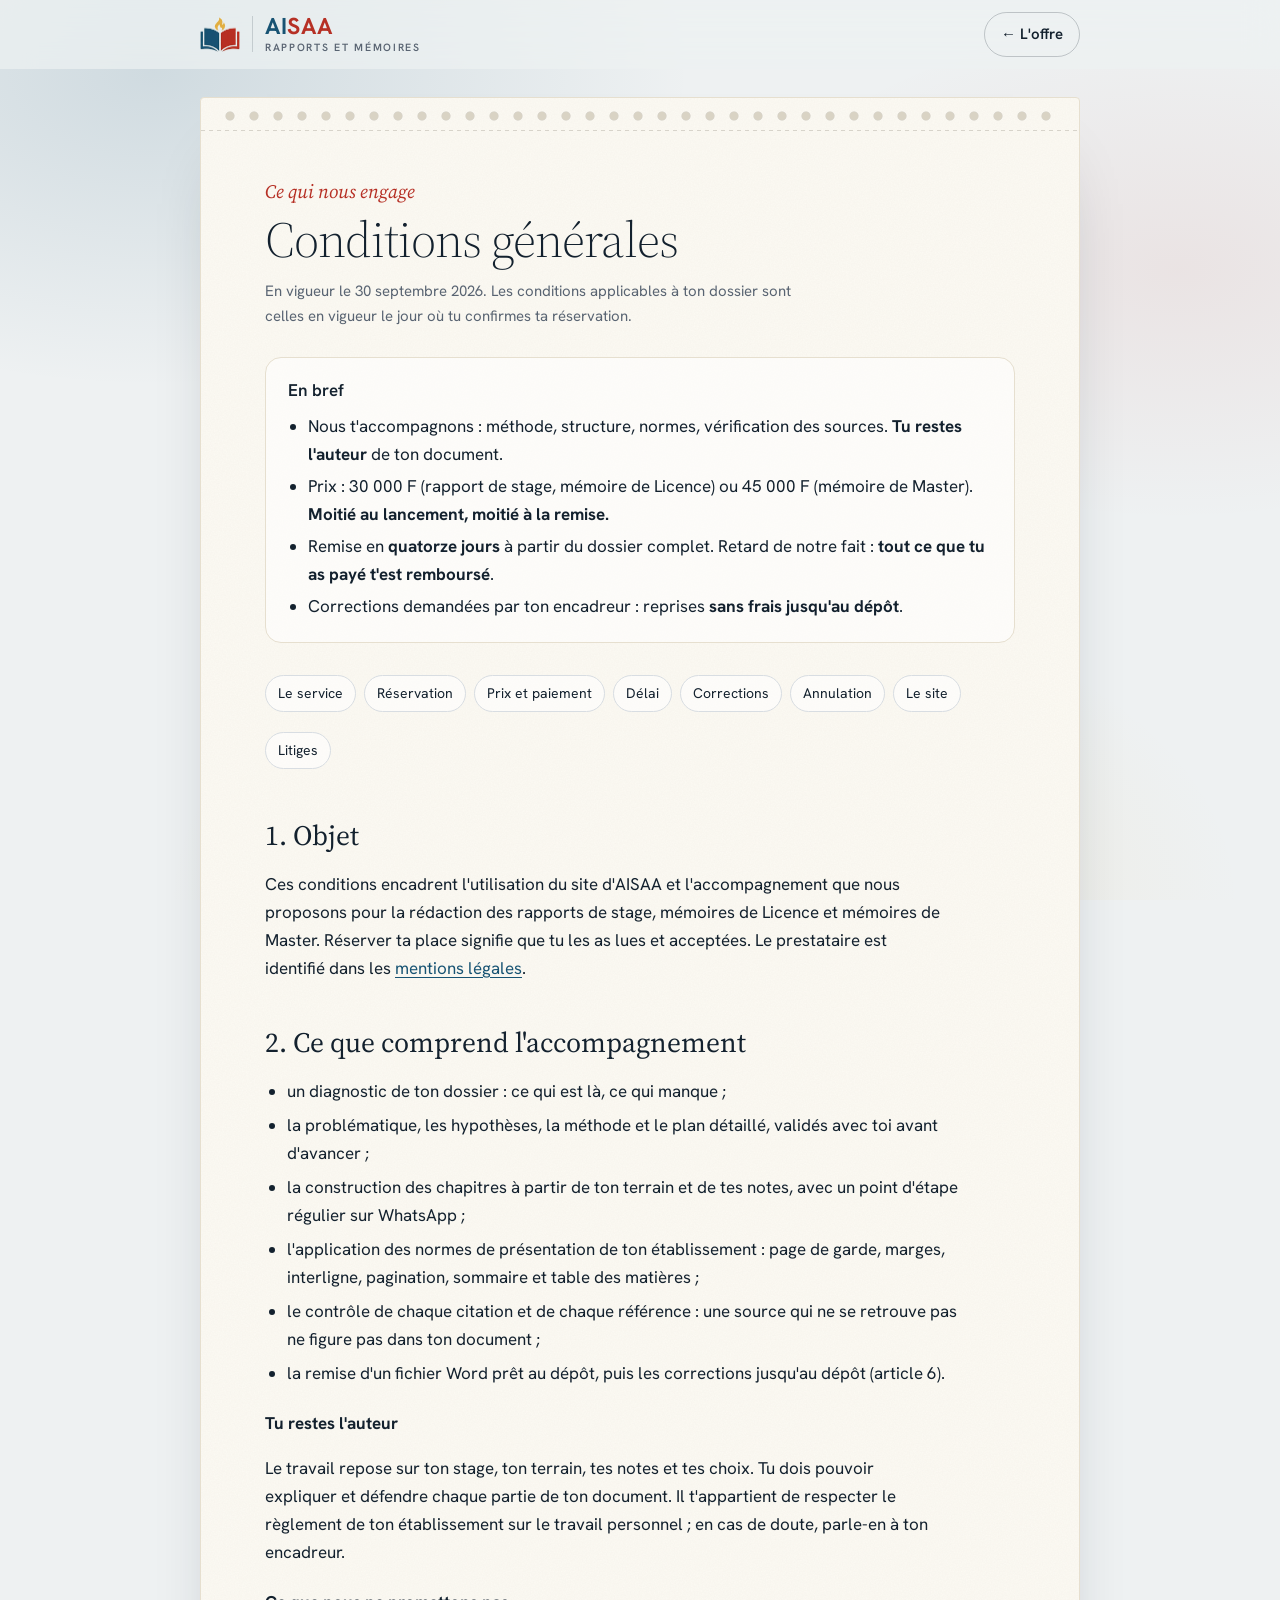
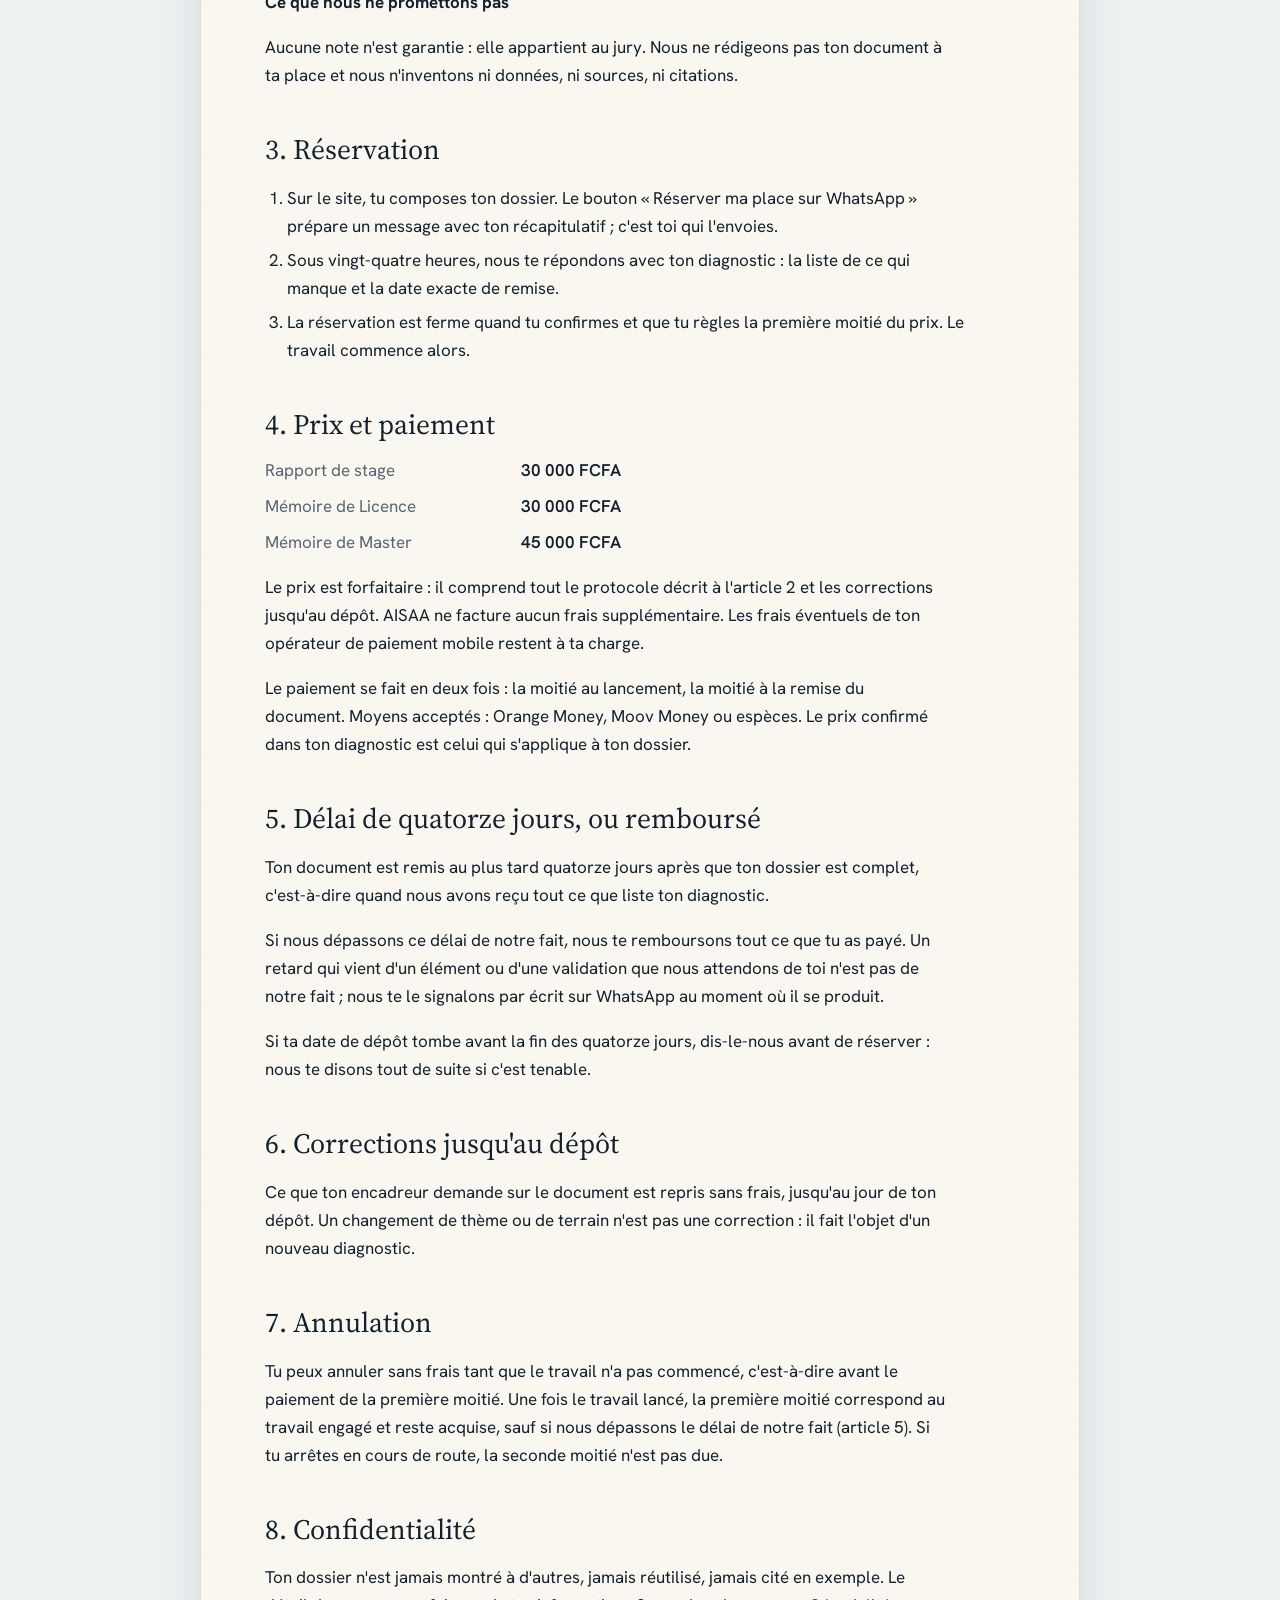
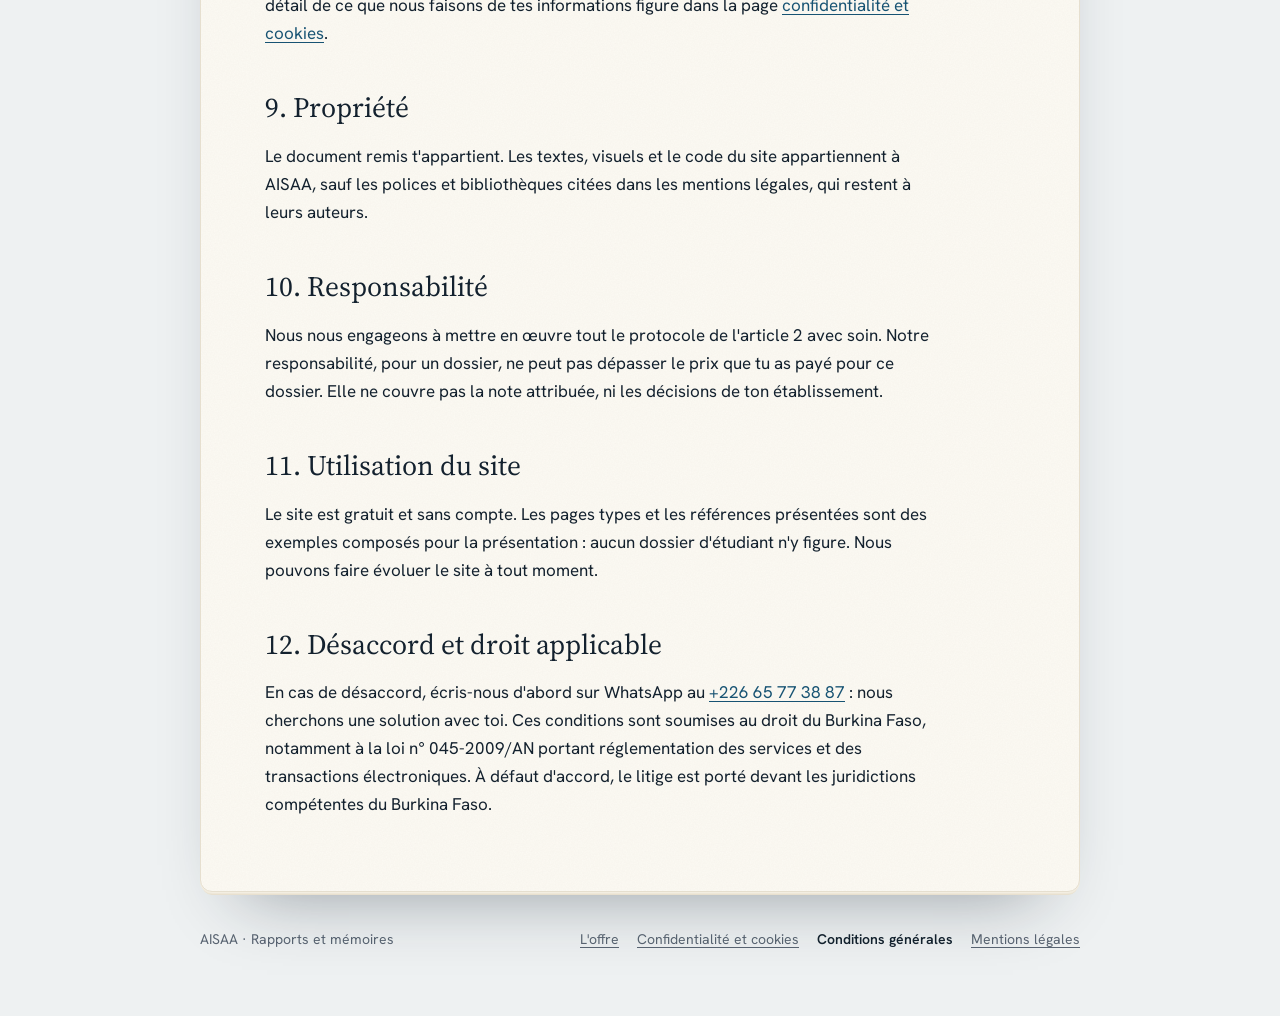
<file: conditions.html>
<!doctype html>
<html lang="fr">
<head>
<meta charset="utf-8">
<meta name="viewport" content="width=device-width, initial-scale=1, viewport-fit=cover">
<title>Conditions générales · AISAA</title>
<meta name="description" content="Conditions de l'accompagnement AISAA : ce qui est fourni, prix, paiement en deux fois, délai de quatorze jours ou remboursement, corrections jusqu'au dépôt.">
<link rel="icon" href="aisaa-logo.png">
<link rel="stylesheet" href="polices.css">
<link rel="stylesheet" href="pages.css">
</head>
<body>
<a class="evitement" href="#contenu">Aller au contenu</a>
<header class="tete">
  <div class="col">
    <a class="marque" href="./" aria-label="AISAA, retour à l'offre">
      <img src="aisaa-logo.png" alt="" width="160" height="142">
      <span class="mots"><b><span class="ai">AI</span><span class="saa">SAA</span></b><small>Rapports et mémoires</small></span>
    </a>
    <a class="retour" href="./">← L'offre</a>
  </div>
</header>

<main class="col" id="contenu">
  <article class="feuille">
    <p class="surtitre">Ce qui nous engage</p>
    <h1>Conditions générales</h1>
    <p class="maj">En vigueur le 30 septembre 2026. Les conditions applicables à ton dossier sont celles en vigueur le jour où tu confirmes ta réservation.</p>

    <div class="bref">
      <p>En bref</p>
      <ul>
        <li>Nous t'accompagnons : méthode, structure, normes, vérification des sources. <strong>Tu restes l'auteur</strong> de ton document.</li>
        <li>Prix : 30 000 F (rapport de stage, mémoire de Licence) ou 45 000 F (mémoire de Master). <strong>Moitié au lancement, moitié à la remise.</strong></li>
        <li>Remise en <strong>quatorze jours</strong> à partir du dossier complet. Retard de notre fait : <strong>tout ce que tu as payé t'est remboursé</strong>.</li>
        <li>Corrections demandées par ton encadreur : reprises <strong>sans frais jusqu'au dépôt</strong>.</li>
      </ul>
    </div>

    <ul class="sommaire" aria-label="Sur cette page">
      <li><a href="#service">Le service</a></li>
      <li><a href="#reservation">Réservation</a></li>
      <li><a href="#prix">Prix et paiement</a></li>
      <li><a href="#delai">Délai</a></li>
      <li><a href="#corrections">Corrections</a></li>
      <li><a href="#annulation">Annulation</a></li>
      <li><a href="#site">Le site</a></li>
      <li><a href="#litiges">Litiges</a></li>
    </ul>

    <h2 id="objet">1. Objet</h2>
    <p>Ces conditions encadrent l'utilisation du site d'AISAA et l'accompagnement que nous proposons pour la rédaction des rapports de stage, mémoires de Licence et mémoires de Master. Réserver ta place signifie que tu les as lues et acceptées. Le prestataire est identifié dans les <a href="mentions-legales.html">mentions légales</a>.</p>

    <h2 id="service">2. Ce que comprend l'accompagnement</h2>
    <ul>
      <li>un diagnostic de ton dossier : ce qui est là, ce qui manque ;</li>
      <li>la problématique, les hypothèses, la méthode et le plan détaillé, validés avec toi avant d'avancer ;</li>
      <li>la construction des chapitres à partir de ton terrain et de tes notes, avec un point d'étape régulier sur WhatsApp ;</li>
      <li>l'application des normes de présentation de ton établissement : page de garde, marges, interligne, pagination, sommaire et table des matières ;</li>
      <li>le contrôle de chaque citation et de chaque référence : une source qui ne se retrouve pas ne figure pas dans ton document ;</li>
      <li>la remise d'un fichier Word prêt au dépôt, puis les corrections jusqu'au dépôt (article 6).</li>
    </ul>
    <h3>Tu restes l'auteur</h3>
    <p>Le travail repose sur ton stage, ton terrain, tes notes et tes choix. Tu dois pouvoir expliquer et défendre chaque partie de ton document. Il t'appartient de respecter le règlement de ton établissement sur le travail personnel ; en cas de doute, parle-en à ton encadreur.</p>
    <h3>Ce que nous ne promettons pas</h3>
    <p>Aucune note n'est garantie : elle appartient au jury. Nous ne rédigeons pas ton document à ta place et nous n'inventons ni données, ni sources, ni citations.</p>

    <h2 id="reservation">3. Réservation</h2>
    <ol>
      <li>Sur le site, tu composes ton dossier. Le bouton « Réserver ma place sur WhatsApp » prépare un message avec ton récapitulatif ; c'est toi qui l'envoies.</li>
      <li>Sous vingt-quatre heures, nous te répondons avec ton diagnostic : la liste de ce qui manque et la date exacte de remise.</li>
      <li>La réservation est ferme quand tu confirmes et que tu règles la première moitié du prix. Le travail commence alors.</li>
    </ol>

    <h2 id="prix">4. Prix et paiement</h2>
    <dl class="fiche">
      <dt>Rapport de stage</dt><dd>30 000 FCFA</dd>
      <dt>Mémoire de Licence</dt><dd>30 000 FCFA</dd>
      <dt>Mémoire de Master</dt><dd>45 000 FCFA</dd>
    </dl>
    <p>Le prix est forfaitaire : il comprend tout le protocole décrit à l'article 2 et les corrections jusqu'au dépôt. AISAA ne facture aucun frais supplémentaire. Les frais éventuels de ton opérateur de paiement mobile restent à ta charge.</p>
    <p>Le paiement se fait en deux fois : la moitié au lancement, la moitié à la remise du document. Moyens acceptés : Orange Money, Moov Money ou espèces. Le prix confirmé dans ton diagnostic est celui qui s'applique à ton dossier.</p>

    <h2 id="delai">5. Délai de quatorze jours, ou remboursé</h2>
    <p>Ton document est remis au plus tard quatorze jours après que ton dossier est complet, c'est-à-dire quand nous avons reçu tout ce que liste ton diagnostic.</p>
    <p>Si nous dépassons ce délai de notre fait, nous te remboursons tout ce que tu as payé. Un retard qui vient d'un élément ou d'une validation que nous attendons de toi n'est pas de notre fait ; nous te le signalons par écrit sur WhatsApp au moment où il se produit.</p>
    <p>Si ta date de dépôt tombe avant la fin des quatorze jours, dis-le-nous avant de réserver : nous te disons tout de suite si c'est tenable.</p>

    <h2 id="corrections">6. Corrections jusqu'au dépôt</h2>
    <p>Ce que ton encadreur demande sur le document est repris sans frais, jusqu'au jour de ton dépôt. Un changement de thème ou de terrain n'est pas une correction : il fait l'objet d'un nouveau diagnostic.</p>

    <h2 id="annulation">7. Annulation</h2>
    <p>Tu peux annuler sans frais tant que le travail n'a pas commencé, c'est-à-dire avant le paiement de la première moitié. Une fois le travail lancé, la première moitié correspond au travail engagé et reste acquise, sauf si nous dépassons le délai de notre fait (article 5). Si tu arrêtes en cours de route, la seconde moitié n'est pas due.</p>

    <h2 id="confidentialite">8. Confidentialité</h2>
    <p>Ton dossier n'est jamais montré à d'autres, jamais réutilisé, jamais cité en exemple. Le détail de ce que nous faisons de tes informations figure dans la page <a href="confidentialite.html">confidentialité et cookies</a>.</p>

    <h2 id="propriete">9. Propriété</h2>
    <p>Le document remis t'appartient. Les textes, visuels et le code du site appartiennent à AISAA, sauf les polices et bibliothèques citées dans les mentions légales, qui restent à leurs auteurs.</p>

    <h2 id="responsabilite">10. Responsabilité</h2>
    <p>Nous nous engageons à mettre en œuvre tout le protocole de l'article 2 avec soin. Notre responsabilité, pour un dossier, ne peut pas dépasser le prix que tu as payé pour ce dossier. Elle ne couvre pas la note attribuée, ni les décisions de ton établissement.</p>

    <h2 id="site">11. Utilisation du site</h2>
    <p>Le site est gratuit et sans compte. Les pages types et les références présentées sont des exemples composés pour la présentation : aucun dossier d'étudiant n'y figure. Nous pouvons faire évoluer le site à tout moment.</p>

    <h2 id="litiges">12. Désaccord et droit applicable</h2>
    <p>En cas de désaccord, écris-nous d'abord sur WhatsApp au <a href="https://wa.me/22665773887">+226 65 77 38 87</a> : nous cherchons une solution avec toi. Ces conditions sont soumises au droit du Burkina Faso, notamment à la loi n° 045-2009/AN portant réglementation des services et des transactions électroniques. À défaut d'accord, le litige est porté devant les juridictions compétentes du Burkina Faso.</p>
  </article>
</main>

<footer class="pied">
  <span>AISAA · Rapports et mémoires</span>
  <nav aria-label="Informations">
    <a href="./">L'offre</a>
    <a href="confidentialite.html">Confidentialité et cookies</a>
    <a href="conditions.html" aria-current="page">Conditions générales</a>
    <a href="mentions-legales.html">Mentions légales</a>
  </nav>
</footer>
</body>
</html>
</file>
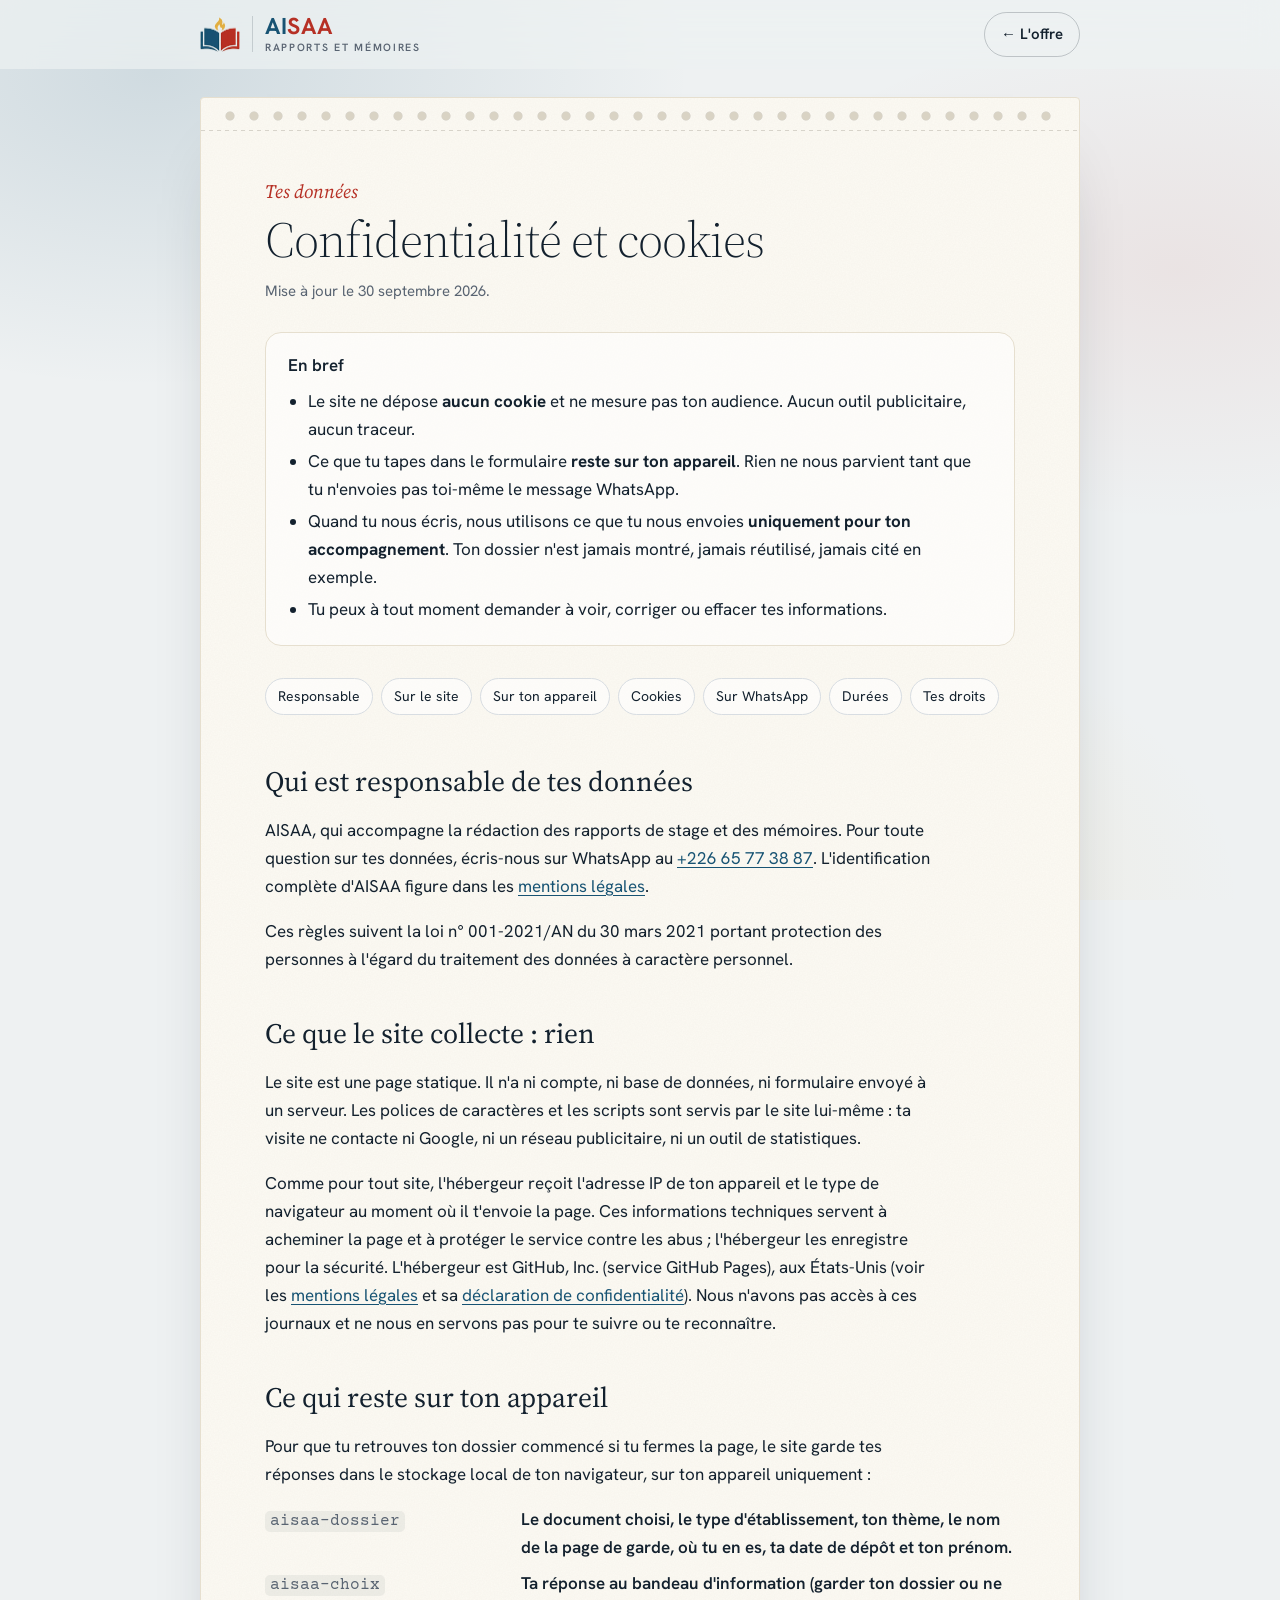
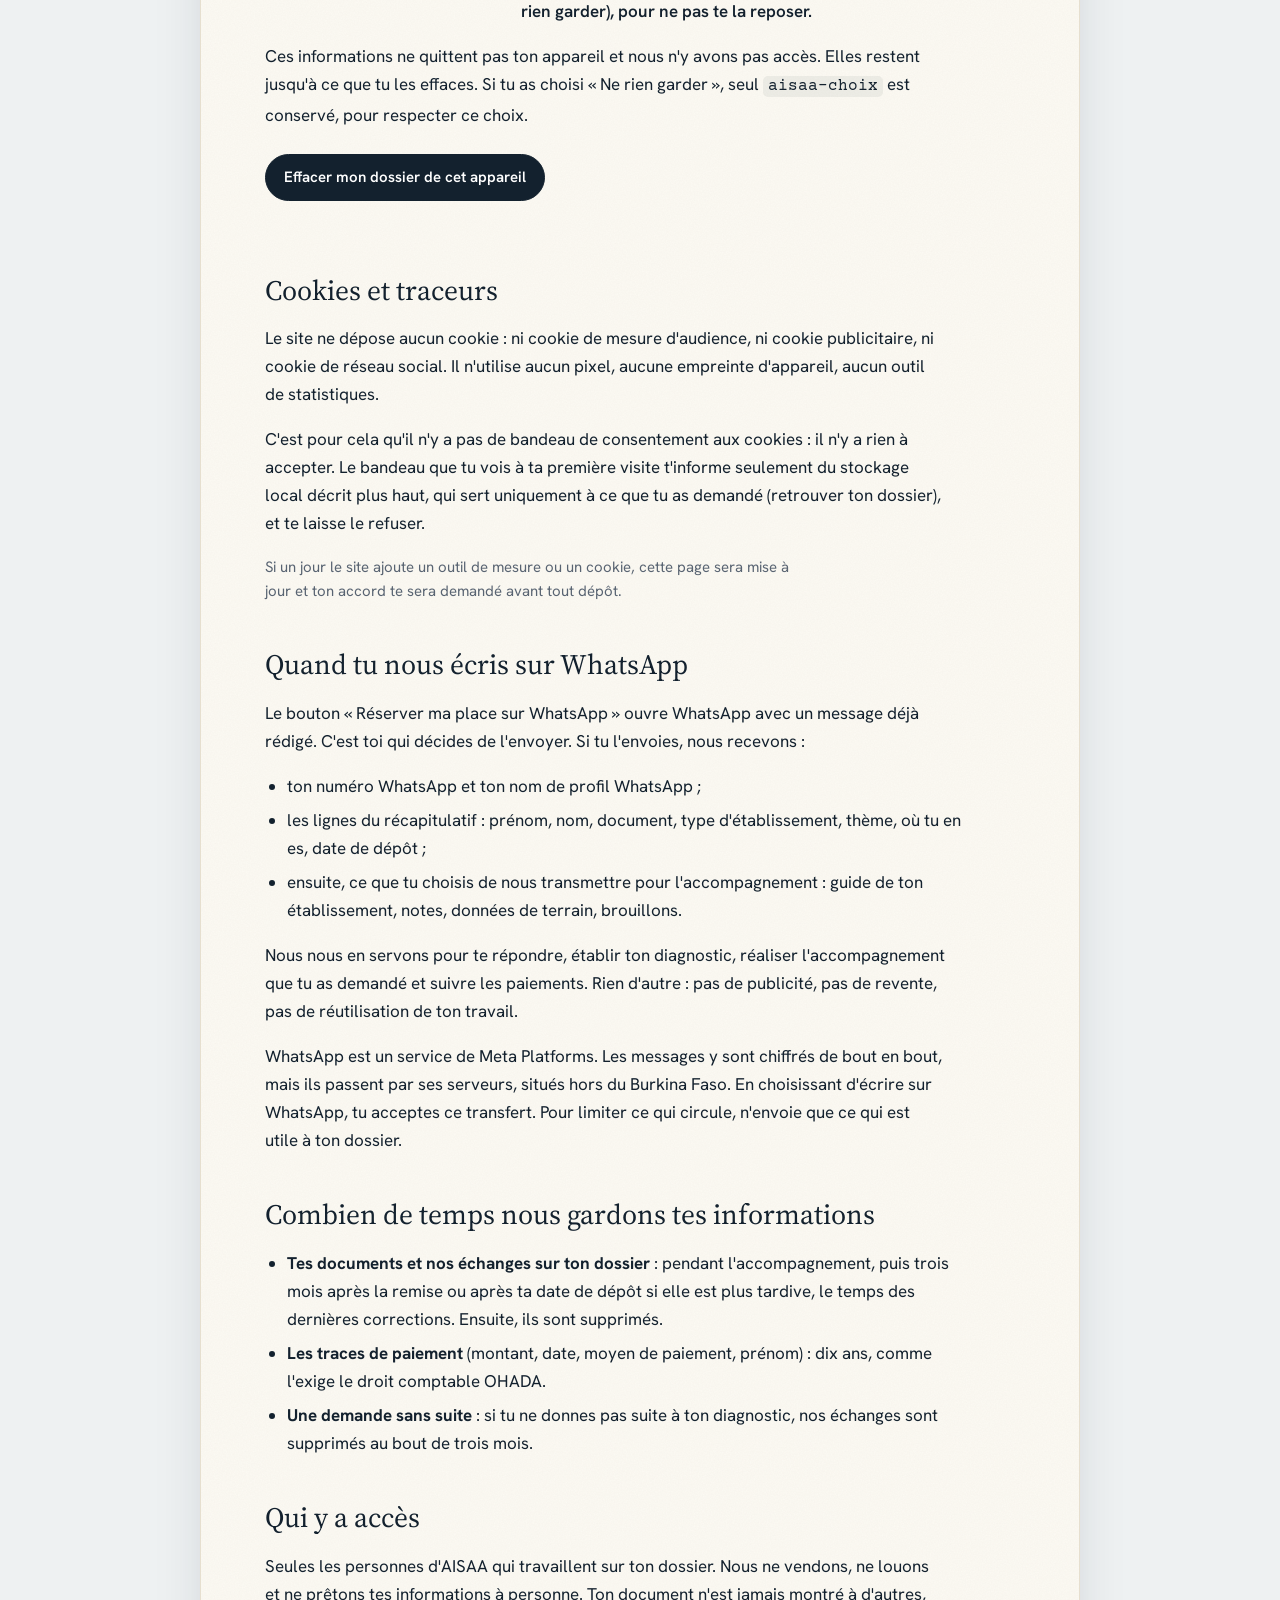
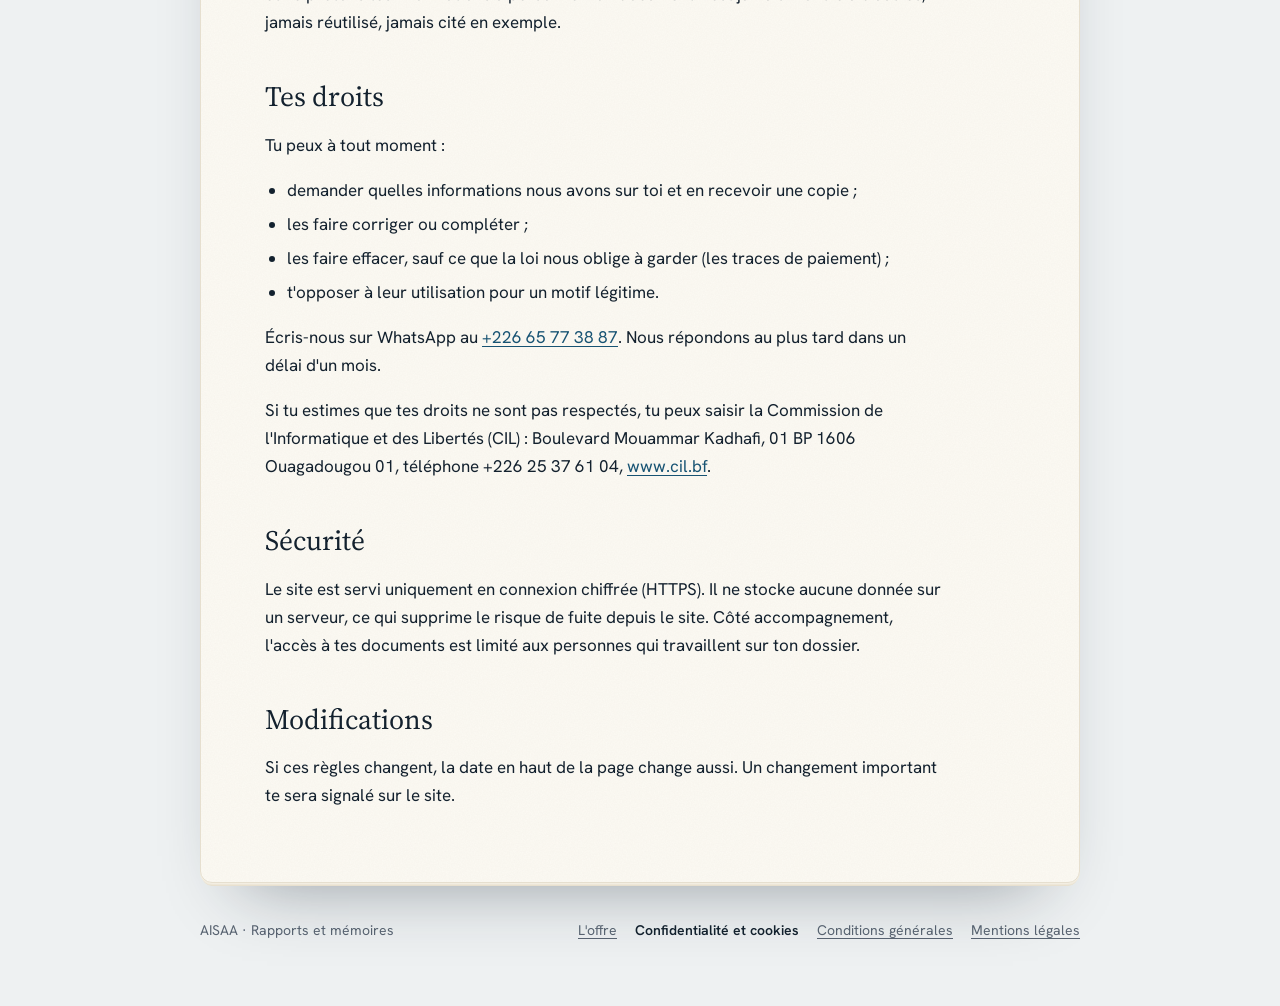
<file: confidentialite.html>
<!doctype html>
<html lang="fr">
<head>
<meta charset="utf-8">
<meta name="viewport" content="width=device-width, initial-scale=1, viewport-fit=cover">
<title>Confidentialité et cookies · AISAA</title>
<meta name="description" content="Ce que le site AISAA garde, ce qu'il ne collecte pas, ce qui se passe quand tu nous écris sur WhatsApp, et tes droits.">
<link rel="icon" href="aisaa-logo.png">
<link rel="stylesheet" href="polices.css">
<link rel="stylesheet" href="pages.css">
</head>
<body>
<a class="evitement" href="#contenu">Aller au contenu</a>
<header class="tete">
  <div class="col">
    <a class="marque" href="./" aria-label="AISAA, retour à l'offre">
      <img src="aisaa-logo.png" alt="" width="160" height="142">
      <span class="mots"><b><span class="ai">AI</span><span class="saa">SAA</span></b><small>Rapports et mémoires</small></span>
    </a>
    <a class="retour" href="./">← L'offre</a>
  </div>
</header>

<main class="col" id="contenu">
  <article class="feuille">
    <p class="surtitre">Tes données</p>
    <h1>Confidentialité et cookies</h1>
    <p class="maj">Mise à jour le 30 septembre 2026.</p>

    <div class="bref">
      <p>En bref</p>
      <ul>
        <li>Le site ne dépose <strong>aucun cookie</strong> et ne mesure pas ton audience. Aucun outil publicitaire, aucun traceur.</li>
        <li>Ce que tu tapes dans le formulaire <strong>reste sur ton appareil</strong>. Rien ne nous parvient tant que tu n'envoies pas toi-même le message WhatsApp.</li>
        <li>Quand tu nous écris, nous utilisons ce que tu nous envoies <strong>uniquement pour ton accompagnement</strong>. Ton dossier n'est jamais montré, jamais réutilisé, jamais cité en exemple.</li>
        <li>Tu peux à tout moment demander à voir, corriger ou effacer tes informations.</li>
      </ul>
    </div>

    <ul class="sommaire" aria-label="Sur cette page">
      <li><a href="#responsable">Responsable</a></li>
      <li><a href="#site">Sur le site</a></li>
      <li><a href="#appareil">Sur ton appareil</a></li>
      <li><a href="#cookies">Cookies</a></li>
      <li><a href="#whatsapp">Sur WhatsApp</a></li>
      <li><a href="#duree">Durées</a></li>
      <li><a href="#droits">Tes droits</a></li>
    </ul>

    <h2 id="responsable">Qui est responsable de tes données</h2>
    <p>AISAA, qui accompagne la rédaction des rapports de stage et des mémoires. Pour toute question sur tes données, écris-nous sur WhatsApp au <a href="https://wa.me/22665773887">+226 65 77 38 87</a>. L'identification complète d'AISAA figure dans les <a href="mentions-legales.html">mentions légales</a>.</p>
    <p>Ces règles suivent la loi n° 001-2021/AN du 30 mars 2021 portant protection des personnes à l'égard du traitement des données à caractère personnel.</p>

    <h2 id="site">Ce que le site collecte : rien</h2>
    <p>Le site est une page statique. Il n'a ni compte, ni base de données, ni formulaire envoyé à un serveur. Les polices de caractères et les scripts sont servis par le site lui-même : ta visite ne contacte ni Google, ni un réseau publicitaire, ni un outil de statistiques.</p>
    <p>Comme pour tout site, l'hébergeur reçoit l'adresse IP de ton appareil et le type de navigateur au moment où il t'envoie la page. Ces informations techniques servent à acheminer la page et à protéger le service contre les abus ; l'hébergeur les enregistre pour la sécurité. L'hébergeur est GitHub, Inc. (service GitHub Pages), aux États-Unis (voir les <a href="mentions-legales.html">mentions légales</a> et sa <a href="https://docs.github.com/fr/site-policy/privacy-policies/github-general-privacy-statement" rel="noopener">déclaration de confidentialité</a>). Nous n'avons pas accès à ces journaux et ne nous en servons pas pour te suivre ou te reconnaître.</p>

    <h2 id="appareil">Ce qui reste sur ton appareil</h2>
    <p>Pour que tu retrouves ton dossier commencé si tu fermes la page, le site garde tes réponses dans le stockage local de ton navigateur, sur ton appareil uniquement :</p>
    <dl class="fiche">
      <dt><code>aisaa-dossier</code></dt><dd>Le document choisi, le type d'établissement, ton thème, le nom de la page de garde, où tu en es, ta date de dépôt et ton prénom.</dd>
      <dt><code>aisaa-choix</code></dt><dd>Ta réponse au bandeau d'information (garder ton dossier ou ne rien garder), pour ne pas te la reposer.</dd>
    </dl>
    <p>Ces informations ne quittent pas ton appareil et nous n'y avons pas accès. Elles restent jusqu'à ce que tu les effaces. Si tu as choisi « Ne rien garder », seul <code>aisaa-choix</code> est conservé, pour respecter ce choix.</p>
    <button class="action" type="button" id="effacer">Effacer mon dossier de cet appareil</button>
    <p class="etat" id="etat" aria-live="polite"></p>

    <h2 id="cookies">Cookies et traceurs</h2>
    <p>Le site ne dépose aucun cookie : ni cookie de mesure d'audience, ni cookie publicitaire, ni cookie de réseau social. Il n'utilise aucun pixel, aucune empreinte d'appareil, aucun outil de statistiques.</p>
    <p>C'est pour cela qu'il n'y a pas de bandeau de consentement aux cookies : il n'y a rien à accepter. Le bandeau que tu vois à ta première visite t'informe seulement du stockage local décrit plus haut, qui sert uniquement à ce que tu as demandé (retrouver ton dossier), et te laisse le refuser.</p>
    <p class="note">Si un jour le site ajoute un outil de mesure ou un cookie, cette page sera mise à jour et ton accord te sera demandé avant tout dépôt.</p>

    <h2 id="whatsapp">Quand tu nous écris sur WhatsApp</h2>
    <p>Le bouton « Réserver ma place sur WhatsApp » ouvre WhatsApp avec un message déjà rédigé. C'est toi qui décides de l'envoyer. Si tu l'envoies, nous recevons :</p>
    <ul>
      <li>ton numéro WhatsApp et ton nom de profil WhatsApp ;</li>
      <li>les lignes du récapitulatif : prénom, nom, document, type d'établissement, thème, où tu en es, date de dépôt ;</li>
      <li>ensuite, ce que tu choisis de nous transmettre pour l'accompagnement : guide de ton établissement, notes, données de terrain, brouillons.</li>
    </ul>
    <p>Nous nous en servons pour te répondre, établir ton diagnostic, réaliser l'accompagnement que tu as demandé et suivre les paiements. Rien d'autre : pas de publicité, pas de revente, pas de réutilisation de ton travail.</p>
    <p>WhatsApp est un service de Meta Platforms. Les messages y sont chiffrés de bout en bout, mais ils passent par ses serveurs, situés hors du Burkina Faso. En choisissant d'écrire sur WhatsApp, tu acceptes ce transfert. Pour limiter ce qui circule, n'envoie que ce qui est utile à ton dossier.</p>

    <h2 id="duree">Combien de temps nous gardons tes informations</h2>
    <ul>
      <li><strong>Tes documents et nos échanges sur ton dossier</strong> : pendant l'accompagnement, puis trois mois après la remise ou après ta date de dépôt si elle est plus tardive, le temps des dernières corrections. Ensuite, ils sont supprimés.</li>
      <li><strong>Les traces de paiement</strong> (montant, date, moyen de paiement, prénom) : dix ans, comme l'exige le droit comptable OHADA.</li>
      <li><strong>Une demande sans suite</strong> : si tu ne donnes pas suite à ton diagnostic, nos échanges sont supprimés au bout de trois mois.</li>
    </ul>

    <h2 id="qui">Qui y a accès</h2>
    <p>Seules les personnes d'AISAA qui travaillent sur ton dossier. Nous ne vendons, ne louons et ne prêtons tes informations à personne. Ton document n'est jamais montré à d'autres, jamais réutilisé, jamais cité en exemple.</p>

    <h2 id="droits">Tes droits</h2>
    <p>Tu peux à tout moment :</p>
    <ul>
      <li>demander quelles informations nous avons sur toi et en recevoir une copie ;</li>
      <li>les faire corriger ou compléter ;</li>
      <li>les faire effacer, sauf ce que la loi nous oblige à garder (les traces de paiement) ;</li>
      <li>t'opposer à leur utilisation pour un motif légitime.</li>
    </ul>
    <p>Écris-nous sur WhatsApp au <a href="https://wa.me/22665773887">+226 65 77 38 87</a>. Nous répondons au plus tard dans un délai d'un mois.</p>
    <p>Si tu estimes que tes droits ne sont pas respectés, tu peux saisir la Commission de l'Informatique et des Libertés (CIL) : Boulevard Mouammar Kadhafi, 01 BP 1606 Ouagadougou 01, téléphone +226 25 37 61 04, <a href="https://www.cil.bf" rel="noopener">www.cil.bf</a>.</p>

    <h2 id="securite">Sécurité</h2>
    <p>Le site est servi uniquement en connexion chiffrée (HTTPS). Il ne stocke aucune donnée sur un serveur, ce qui supprime le risque de fuite depuis le site. Côté accompagnement, l'accès à tes documents est limité aux personnes qui travaillent sur ton dossier.</p>

    <h2 id="modifications">Modifications</h2>
    <p>Si ces règles changent, la date en haut de la page change aussi. Un changement important te sera signalé sur le site.</p>
  </article>
</main>

<footer class="pied">
  <span>AISAA · Rapports et mémoires</span>
  <nav aria-label="Informations">
    <a href="./">L'offre</a>
    <a href="confidentialite.html" aria-current="page">Confidentialité et cookies</a>
    <a href="conditions.html">Conditions générales</a>
    <a href="mentions-legales.html">Mentions légales</a>
  </nav>
</footer>

<script>
(function () {
  var b = document.getElementById('effacer'), etat = document.getElementById('etat');
  b.addEventListener('click', function () {
    try { localStorage.removeItem('aisaa-dossier'); etat.textContent = 'Ton dossier a été effacé de cet appareil.'; }
    catch (e) { etat.textContent = 'Ton navigateur ne garde rien pour ce site : il n\'y a rien à effacer.'; }
  });
})();
</script>
</body>
</html>
</file>
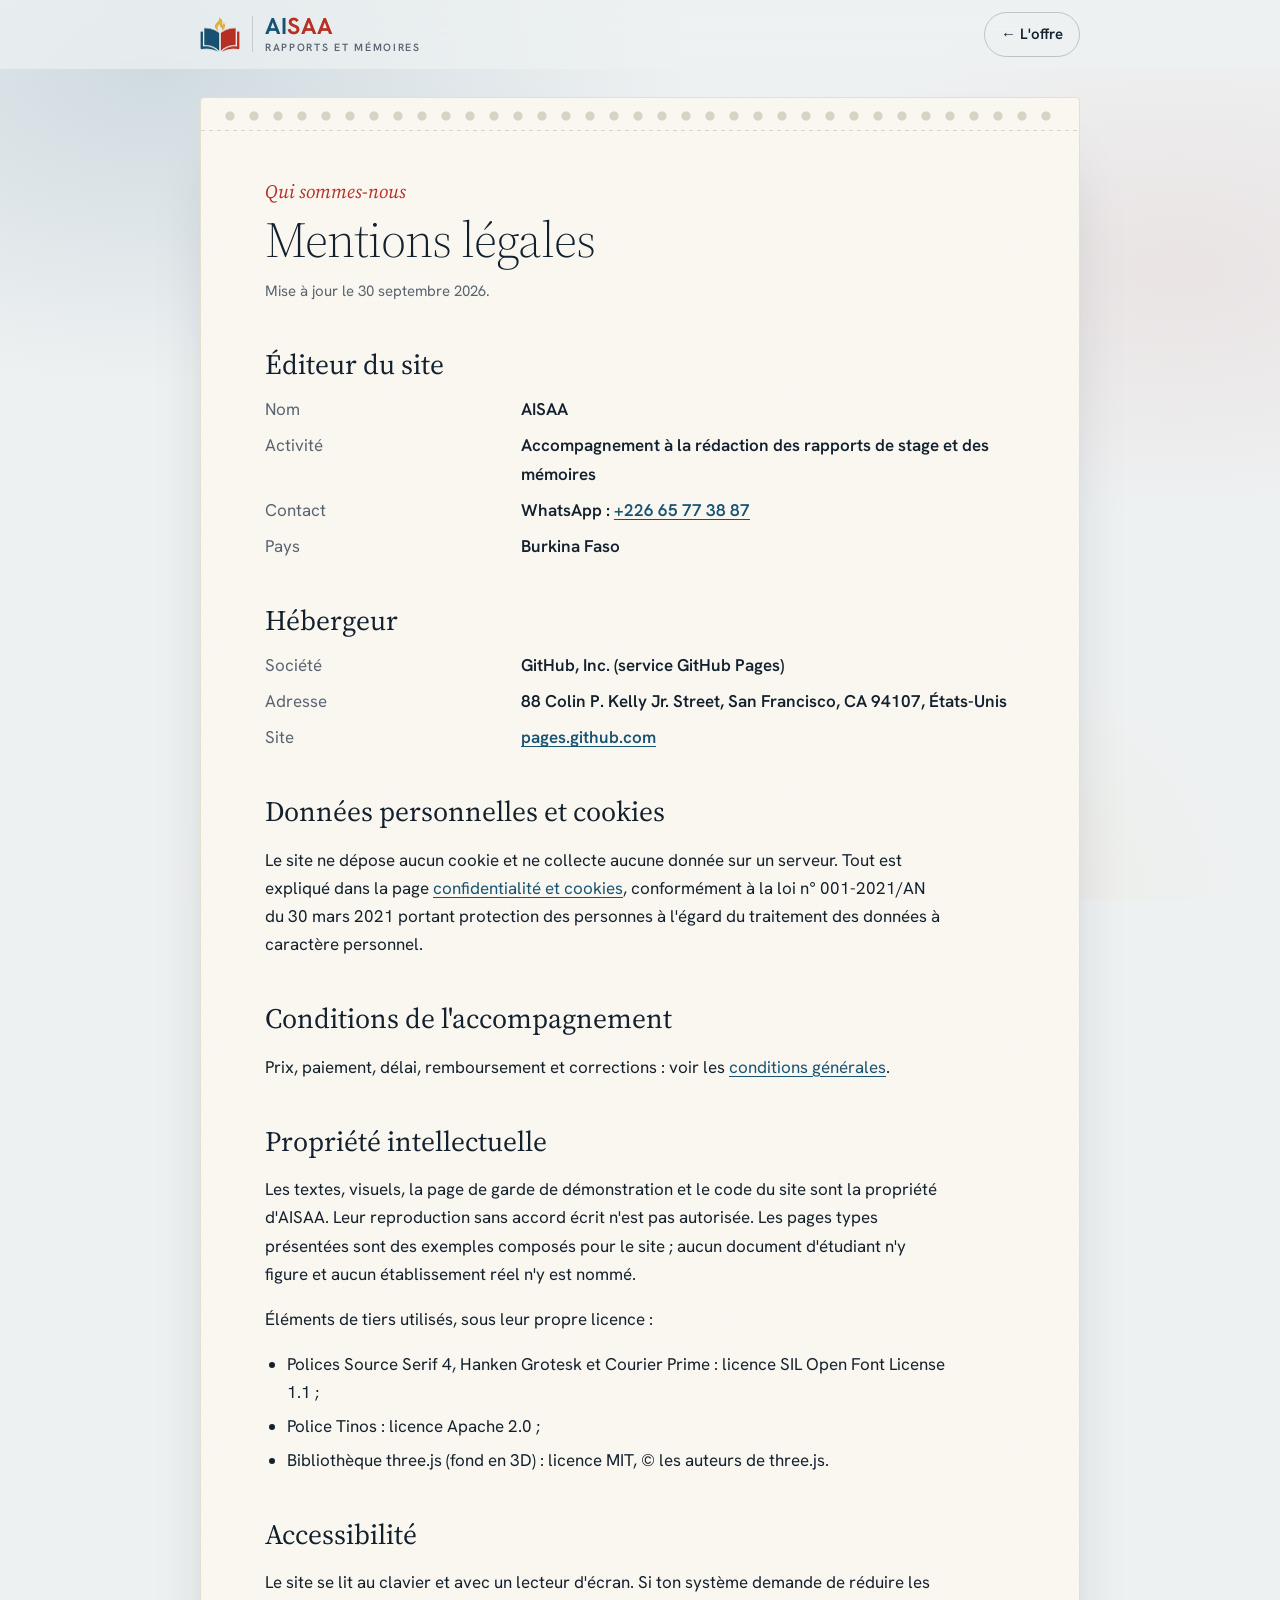
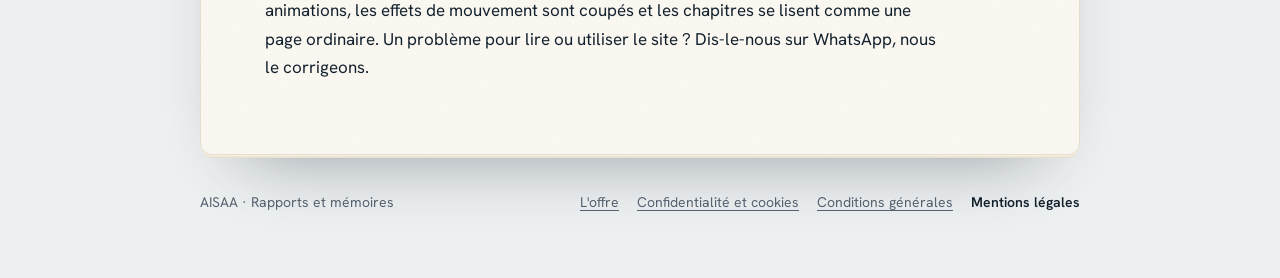
<file: mentions-legales.html>
<!doctype html>
<html lang="fr">
<head>
<meta charset="utf-8">
<meta name="viewport" content="width=device-width, initial-scale=1, viewport-fit=cover">
<title>Mentions légales · AISAA</title>
<meta name="description" content="Qui édite le site AISAA, qui l'héberge, et les licences des éléments utilisés.">
<link rel="icon" href="aisaa-logo.png">
<link rel="stylesheet" href="polices.css">
<link rel="stylesheet" href="pages.css">
</head>
<body>
<a class="evitement" href="#contenu">Aller au contenu</a>
<header class="tete">
  <div class="col">
    <a class="marque" href="./" aria-label="AISAA, retour à l'offre">
      <img src="aisaa-logo.png" alt="" width="160" height="142">
      <span class="mots"><b><span class="ai">AI</span><span class="saa">SAA</span></b><small>Rapports et mémoires</small></span>
    </a>
    <a class="retour" href="./">← L'offre</a>
  </div>
</header>

<main class="col" id="contenu">
  <article class="feuille">
    <p class="surtitre">Qui sommes-nous</p>
    <h1>Mentions légales</h1>
    <p class="maj">Mise à jour le 30 septembre 2026.</p>

    <h2 id="editeur">Éditeur du site</h2>
    <!-- À compléter avant la mise en ligne définitive (loi n° 045-2009/AN) :
         forme juridique (entreprise individuelle, SARL…), numéro RCCM, numéro IFU,
         adresse du siège, nom du responsable de la publication, adresse électronique. -->
    <dl class="fiche">
      <dt>Nom</dt><dd>AISAA</dd>
      <dt>Activité</dt><dd>Accompagnement à la rédaction des rapports de stage et des mémoires</dd>
      <dt>Contact</dt><dd>WhatsApp : <a href="https://wa.me/22665773887">+226 65 77 38 87</a></dd>
      <dt>Pays</dt><dd>Burkina Faso</dd>
    </dl>

    <h2 id="hebergeur">Hébergeur</h2>
    <!-- En cas de passage sur Vercel : Vercel Inc., 440 N Barranca Ave #4133, Covina, CA 91723, États-Unis (et mettre à jour la page confidentialité). -->
    <dl class="fiche">
      <dt>Société</dt><dd>GitHub, Inc. (service GitHub Pages)</dd>
      <dt>Adresse</dt><dd>88 Colin P. Kelly Jr. Street, San Francisco, CA 94107, États-Unis</dd>
      <dt>Site</dt><dd><a href="https://pages.github.com" rel="noopener">pages.github.com</a></dd>
    </dl>

    <h2 id="donnees">Données personnelles et cookies</h2>
    <p>Le site ne dépose aucun cookie et ne collecte aucune donnée sur un serveur. Tout est expliqué dans la page <a href="confidentialite.html">confidentialité et cookies</a>, conformément à la loi n° 001-2021/AN du 30 mars 2021 portant protection des personnes à l'égard du traitement des données à caractère personnel.</p>

    <h2 id="conditions">Conditions de l'accompagnement</h2>
    <p>Prix, paiement, délai, remboursement et corrections : voir les <a href="conditions.html">conditions générales</a>.</p>

    <h2 id="propriete">Propriété intellectuelle</h2>
    <p>Les textes, visuels, la page de garde de démonstration et le code du site sont la propriété d'AISAA. Leur reproduction sans accord écrit n'est pas autorisée. Les pages types présentées sont des exemples composés pour le site ; aucun document d'étudiant n'y figure et aucun établissement réel n'y est nommé.</p>
    <p>Éléments de tiers utilisés, sous leur propre licence :</p>
    <ul>
      <li>Polices Source Serif 4, Hanken Grotesk et Courier Prime : licence SIL Open Font License 1.1 ;</li>
      <li>Police Tinos : licence Apache 2.0 ;</li>
      <li>Bibliothèque three.js (fond en 3D) : licence MIT, © les auteurs de three.js.</li>
    </ul>

    <h2 id="accessibilite">Accessibilité</h2>
    <p>Le site se lit au clavier et avec un lecteur d'écran. Si ton système demande de réduire les animations, les effets de mouvement sont coupés et les chapitres se lisent comme une page ordinaire. Un problème pour lire ou utiliser le site ? Dis-le-nous sur WhatsApp, nous le corrigeons.</p>
  </article>
</main>

<footer class="pied">
  <span>AISAA · Rapports et mémoires</span>
  <nav aria-label="Informations">
    <a href="./">L'offre</a>
    <a href="confidentialite.html">Confidentialité et cookies</a>
    <a href="conditions.html">Conditions générales</a>
    <a href="mentions-legales.html" aria-current="page">Mentions légales</a>
  </nav>
</footer>
</body>
</html>
</file>
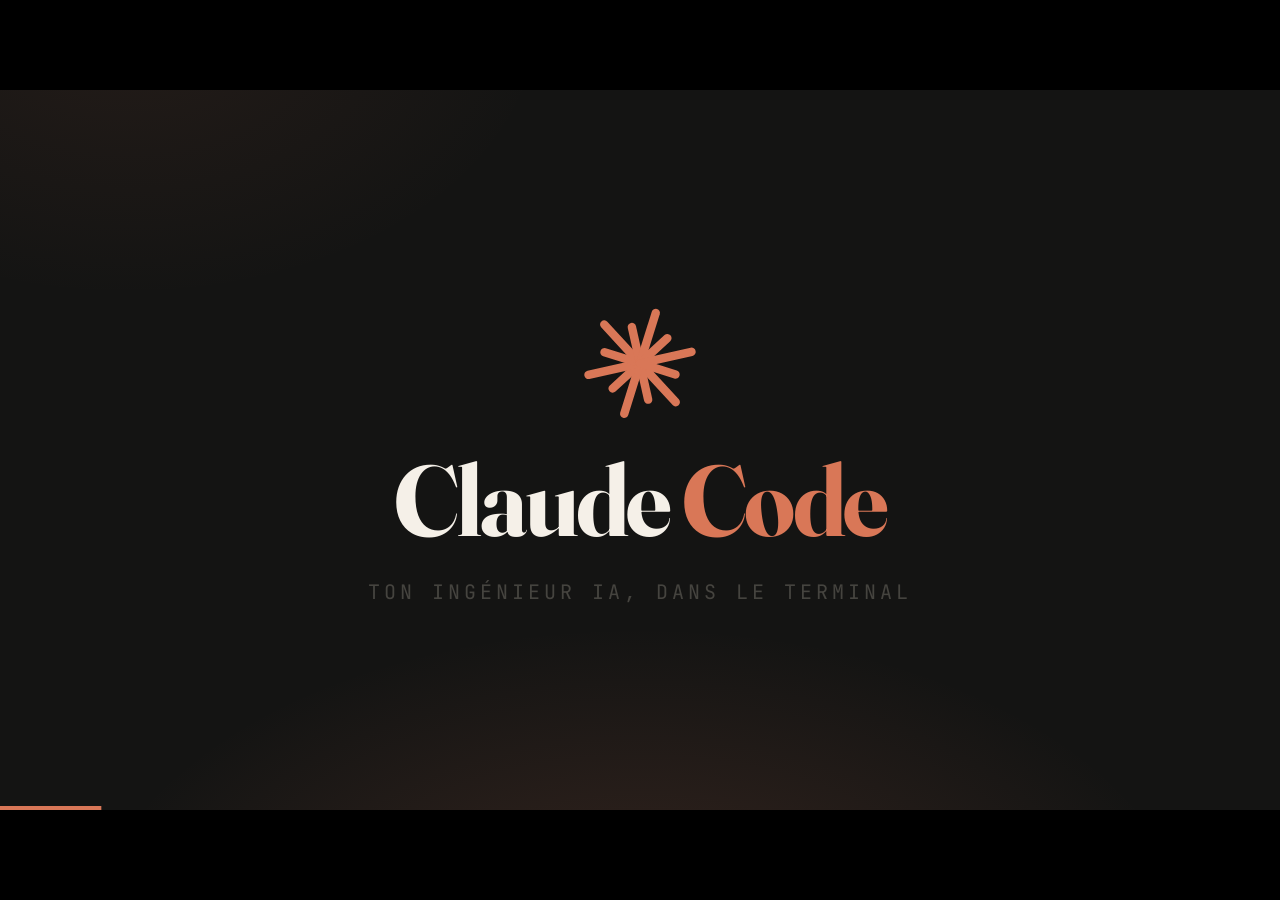
<file: motion/claude-code-15s.html>
<!doctype html>
<html lang="fr">
<head>
<meta charset="utf-8">
<meta name="viewport" content="width=device-width, initial-scale=1">
<title>Claude Code en 15 secondes</title>
<link href="https://fonts.googleapis.com/css2?family=Fraunces:opsz,wght@9..144,500;9..144,700&family=JetBrains+Mono:wght@400;600&family=Space+Grotesk:wght@400;600&display=swap" rel="stylesheet">
<style>
:root{--bg:#141413;--ink:#F5F0E8;--muted:#9C978C;--orange:#D97757;--green:#7FB77E;--red:#E06C6C;--panel:#1F1E1C;--line:#2E2C29}
*{box-sizing:border-box;margin:0;padding:0}
html,body{background:#000;height:100%;overflow:hidden}
#stage{position:absolute;left:50%;top:50%;width:1920px;height:1080px;transform-origin:center;background:var(--bg);overflow:hidden;font-family:'Space Grotesk',sans-serif;color:var(--ink)}
.scene{position:absolute;inset:0;display:flex;align-items:center;justify-content:center;flex-direction:column;opacity:0}
.grain{position:absolute;inset:0;background:radial-gradient(1200px 700px at 50% 120%,rgba(217,119,87,.18),transparent 70%),radial-gradient(900px 600px at 10% -10%,rgba(217,119,87,.08),transparent 70%)}
/* progress bar */
#bar{position:absolute;left:0;bottom:0;height:6px;background:var(--orange);width:0}
/* spark */
.spark{width:180px;height:180px}
.spark path{stroke:var(--orange);stroke-width:14;stroke-linecap:round}
h1{font-family:'Fraunces',serif;font-weight:700;font-size:150px;letter-spacing:-4px;line-height:1}
h1 em{font-style:normal;color:var(--orange)}
.kicker{font-family:'JetBrains Mono',monospace;font-size:30px;color:var(--muted);letter-spacing:6px;text-transform:uppercase}
/* terminal */
.term{width:1400px;background:var(--panel);border:1px solid var(--line);border-radius:22px;box-shadow:0 40px 120px rgba(0,0,0,.6);overflow:hidden;font-family:'JetBrains Mono',monospace;font-size:34px}
.term .top{height:64px;display:flex;align-items:center;gap:14px;padding:0 28px;border-bottom:1px solid var(--line)}
.dot{width:18px;height:18px;border-radius:50%;background:#3a3835}
.term .top span{margin-left:auto;color:var(--muted);font-size:24px}
.term .body{padding:40px 48px;min-height:560px;line-height:1.65}
.prompt{color:var(--orange)}
.caret{display:inline-block;width:18px;height:38px;background:var(--ink);vertical-align:-6px;margin-left:4px}
.dim{color:var(--muted)}
.ok{color:var(--green)}
.add{color:var(--green)}
.del{color:var(--red)}
.ln{opacity:0;white-space:pre}
.label{position:absolute;top:90px;left:0;right:0;text-align:center;font-family:'Fraunces',serif;font-size:64px;font-weight:500}
.label b{color:var(--orange);font-weight:700}
/* pillars */
.pillars{display:flex;gap:48px}
.pill{width:500px;padding:56px 48px;border:1px solid var(--line);border-radius:28px;background:var(--panel);opacity:0}
.pill .n{font-family:'JetBrains Mono',monospace;color:var(--orange);font-size:30px}
.pill h3{font-family:'Fraunces',serif;font-size:62px;line-height:1.05;margin:22px 0 18px}
.pill p{font-size:30px;color:var(--muted);line-height:1.35}
.big{font-family:'Fraunces',serif;font-size:120px;font-weight:700;letter-spacing:-3px;text-align:center;line-height:1.05}
.big em{font-style:normal;color:var(--orange)}
.cta{margin-top:50px;font-family:'JetBrains Mono',monospace;font-size:40px;padding:22px 44px;border:2px solid var(--orange);border-radius:999px;color:var(--orange)}
.stat{font-family:'Fraunces',serif;font-size:220px;font-weight:700;color:var(--orange);line-height:1}
</style>
</head>
<body>
<div id="stage">
  <div class="grain"></div>

  <!-- 1. Intro 0–2.6s -->
  <section class="scene" id="s1">
    <svg class="spark" viewBox="-100 -100 200 200" id="spark">
      <g id="rays"></g>
    </svg>
    <h1 id="title" style="margin-top:40px">Claude <em>Code</em></h1>
    <div class="kicker" id="kick" style="margin-top:30px">Ton ingénieur IA, dans le terminal</div>
  </section>

  <!-- 2. Demande 2.6–6.2s -->
  <section class="scene" id="s2">
    <div class="label" id="l2">Tu <b>décris</b>. Il <b>comprend</b>.</div>
    <div class="term" style="margin-top:120px">
      <div class="top"><i class="dot"></i><i class="dot"></i><i class="dot"></i><span>~/mon-projet</span></div>
      <div class="body">
        <div><span class="prompt">❯ </span><span id="typed"></span><span class="caret" id="caret"></span></div>
        <div class="ln" id="r1"><span class="dim">  ⎿ Lecture  </span>src/routes/api.ts</div>
        <div class="ln" id="r2"><span class="dim">  ⎿ Lecture  </span>src/db/schema.ts</div>
        <div class="ln" id="r3"><span class="dim">  ⎿ Recherche </span>"session" · 14 fichiers</div>
        <div class="ln" id="r4"><span class="ok">  ✻ </span>Plan prêt : 3 fichiers à modifier</div>
      </div>
    </div>
  </section>

  <!-- 3. Code + tests 6.2–9.8s -->
  <section class="scene" id="s3">
    <div class="label">Il <b>code</b>. Il <b>teste</b>. Il <b>vérifie</b>.</div>
    <div class="term" style="margin-top:120px">
      <div class="top"><i class="dot"></i><i class="dot"></i><i class="dot"></i><span>src/auth/session.ts</span></div>
      <div class="body">
        <div class="ln" id="d1"><span class="del">- export function login(user) {</span></div>
        <div class="ln" id="d2"><span class="add">+ export async function login(user: User) {</span></div>
        <div class="ln" id="d3"><span class="add">+   const token = await signJWT(user.id)</span></div>
        <div class="ln" id="d4"><span class="add">+   return setSecureCookie(token)</span></div>
        <div class="ln" id="d5"> </div>
        <div class="ln" id="d6"><span class="dim">❯ npm test</span></div>
        <div class="ln" id="d7"><span class="ok">✓ 24 tests réussis</span> <span class="dim">· 0 échec · 1.8s</span></div>
      </div>
    </div>
  </section>

  <!-- 4. Piliers 9.8–12.6s -->
  <section class="scene" id="s4">
    <div class="pillars">
      <div class="pill" id="p1"><div class="n">01</div><h3>Comprend tout ton code</h3><p>Lit, cherche et relie tes fichiers en contexte.</p></div>
      <div class="pill" id="p2"><div class="n">02</div><h3>Agit pour de vrai</h3><p>Édite, lance les commandes, corrige les erreurs.</p></div>
      <div class="pill" id="p3"><div class="n">03</div><h3>Livre en minutes</h3><p>Commit, push, pull request. C'est fait.</p></div>
    </div>
  </section>

  <!-- 5. Outro 12.6–15s -->
  <section class="scene" id="s5">
    <div class="big" id="b1">Moins de friction.<br><em>Plus de code livré.</em></div>
    <div class="cta" id="cta">claude.ai/code</div>
  </section>

  <div id="bar"></div>
</div>

<script>
const D = 15;
const $ = id => document.getElementById(id);
const clamp = (x,a=0,b=1)=>Math.min(b,Math.max(a,x));
const ease = t => 1-Math.pow(1-t,3);              // easeOutCubic
const inout = t => t<.5?4*t*t*t:1-Math.pow(-2*t+2,3)/2;
const prog = (t,a,b)=>clamp((t-a)/(b-a));
const back = t => {const c=1.70158,c3=c+1;return 1+c3*Math.pow(t-1,3)+c*Math.pow(t-1,2)};

// build spark rays
const rays = $('rays'); const N=12;
for(let i=0;i<N;i++){const a=i/N*Math.PI*2, L=i%2?62:88;
  const p=document.createElementNS('http://www.w3.org/2000/svg','path');
  p.setAttribute('d',`M0 0 L${(Math.cos(a)*L).toFixed(1)} ${(Math.sin(a)*L).toFixed(1)}`);
  p.dataset.len=L; rays.appendChild(p);}

function scene(id,t,a,b,fade=.35){
  const el=$(id); const o=Math.min(prog(t,a,a+fade), 1-prog(t,b-fade,b));
  el.style.opacity=(t>=a&&t<=b)?o:0; return el;
}
function show(id,t,at,dur=.35,dy=24){
  const p=ease(prog(t,at,at+dur)); const el=$(id);
  el.style.opacity=p; el.style.transform=`translateY(${(1-p)*dy}px)`;
}

const PROMPT = "ajoute l'authentification et écris les tests";

function render(t){
  // 1. Intro
  const s1 = scene('s1',t,0,2.7);
  [...rays.children].forEach((r,i)=>{
    const p = back(prog(t,.1+i*.04,.6+i*.04)); const L=+r.dataset.len;
    r.style.strokeDasharray=L; r.style.strokeDashoffset=L*(1-clamp(p,0,1.2));
  });
  $('spark').style.transform=`rotate(${t*40}deg) scale(${.6+.4*ease(prog(t,0,.8))})`;
  show('title',t,.6,.6,40); show('kick',t,1.1,.6,20);
  s1.style.transform=`scale(${1+prog(t,2,2.7)*.08})`;

  // 2. Prompt
  scene('s2',t,2.6,6.3);
  show('l2',t,2.7,.5,20);
  const n = Math.floor(PROMPT.length*prog(t,3.0,4.4));
  $('typed').textContent = PROMPT.slice(0,n);
  $('caret').style.opacity = (n<PROMPT.length || Math.floor(t*3)%2===0)?1:0;
  ['r1','r2','r3','r4'].forEach((id,i)=>show(id,t,4.6+i*.32,.3,14));

  // 3. Diff + tests
  scene('s3',t,6.2,9.9);
  ['d1','d2','d3','d4','d5','d6'].forEach((id,i)=>show(id,t,6.5+i*.3,.3,14));
  show('d7',t,8.6,.4,14);
  const d7=$('d7'); const pulse=ease(prog(t,8.6,9.1));
  d7.style.textShadow=`0 0 ${30*pulse*(1-prog(t,9.1,9.8))}px rgba(127,183,126,.8)`;

  // 4. Pillars
  scene('s4',t,9.8,12.7);
  ['p1','p2','p3'].forEach((id,i)=>{
    const p=back(clamp(prog(t,9.9+i*.25,10.5+i*.25)));
    const el=$(id); el.style.opacity=clamp(prog(t,9.9+i*.25,10.2+i*.25));
    el.style.transform=`translateY(${(1-p)*80}px) scale(${.92+.08*clamp(p,0,1)})`;
    el.style.borderColor = (t>11.4+i*.3 && t<12.7)?'var(--orange)':'var(--line)';
  });

  // 5. Outro
  scene('s5',t,12.6,15.01,.4);
  show('b1',t,12.7,.6,40);
  const c=back(clamp(prog(t,13.4,14))); $('cta').style.opacity=clamp(prog(t,13.4,13.7));
  $('cta').style.transform=`scale(${.8+.2*c})`;

  $('bar').style.width = (t/D*100)+'%';
}

function fit(){const s=Math.min(innerWidth/1920,innerHeight/1080);
  $('stage').style.transform=`translate(-50%,-50%) scale(${s})`;}
addEventListener('resize',fit); fit();

window.seek = t => render(t);
if(!new URLSearchParams(location.search).has('render')){
  const t0=performance.now();
  (function loop(){render(((performance.now()-t0)/1000)%D); requestAnimationFrame(loop)})();
} else render(0);
</script>
</body>
</html>
</file>
<file: polices.css>
/* Polices servies par le site lui-même : aucune requête vers un service tiers.
   Sous-ensemble latin (tout le français). Licences : SIL OFL 1.1 (Source Serif 4, Hanken Grotesk, Courier Prime), Apache 2.0 (Tinos). */
@font-face { font-family: 'Courier Prime'; font-style: normal; font-weight: 400; font-display: swap; src: url(polices/courier-prime-400.woff2) format('woff2'); unicode-range: U+0000-00FF, U+0131, U+0152-0153, U+02BB-02BC, U+02C6, U+02DA, U+02DC, U+0304, U+0308, U+0329, U+2000-206F, U+20AC, U+2122, U+2191, U+2193, U+2212, U+2215, U+FEFF, U+FFFD; }
@font-face { font-family: 'Courier Prime'; font-style: normal; font-weight: 700; font-display: swap; src: url(polices/courier-prime-700.woff2) format('woff2'); unicode-range: U+0000-00FF, U+0131, U+0152-0153, U+02BB-02BC, U+02C6, U+02DA, U+02DC, U+0304, U+0308, U+0329, U+2000-206F, U+20AC, U+2122, U+2191, U+2193, U+2212, U+2215, U+FEFF, U+FFFD; }
@font-face { font-family: 'Hanken Grotesk'; font-style: italic; font-weight: 400; font-display: swap; src: url(polices/hanken-grotesk-italique.woff2) format('woff2'); unicode-range: U+0000-00FF, U+0131, U+0152-0153, U+02BB-02BC, U+02C6, U+02DA, U+02DC, U+0304, U+0308, U+0329, U+2000-206F, U+20AC, U+2122, U+2191, U+2193, U+2212, U+2215, U+FEFF, U+FFFD; }
@font-face { font-family: 'Hanken Grotesk'; font-style: normal; font-weight: 400 700; font-display: swap; src: url(polices/hanken-grotesk.woff2) format('woff2'); unicode-range: U+0000-00FF, U+0131, U+0152-0153, U+02BB-02BC, U+02C6, U+02DA, U+02DC, U+0304, U+0308, U+0329, U+2000-206F, U+20AC, U+2122, U+2191, U+2193, U+2212, U+2215, U+FEFF, U+FFFD; }
@font-face { font-family: 'Source Serif 4'; font-style: italic; font-weight: 300 400; font-display: swap; src: url(polices/source-serif-4-italique.woff2) format('woff2'); unicode-range: U+0000-00FF, U+0131, U+0152-0153, U+02BB-02BC, U+02C6, U+02DA, U+02DC, U+0304, U+0308, U+0329, U+2000-206F, U+20AC, U+2122, U+2191, U+2193, U+2212, U+2215, U+FEFF, U+FFFD; }
@font-face { font-family: 'Source Serif 4'; font-style: normal; font-weight: 300 500; font-display: swap; src: url(polices/source-serif-4.woff2) format('woff2'); unicode-range: U+0000-00FF, U+0131, U+0152-0153, U+02BB-02BC, U+02C6, U+02DA, U+02DC, U+0304, U+0308, U+0329, U+2000-206F, U+20AC, U+2122, U+2191, U+2193, U+2212, U+2215, U+FEFF, U+FFFD; }
@font-face { font-family: 'Tinos'; font-style: italic; font-weight: 400; font-display: swap; src: url(polices/tinos-italique-400.woff2) format('woff2'); unicode-range: U+0000-00FF, U+0131, U+0152-0153, U+02BB-02BC, U+02C6, U+02DA, U+02DC, U+0304, U+0308, U+0329, U+2000-206F, U+20AC, U+2122, U+2191, U+2193, U+2212, U+2215, U+FEFF, U+FFFD; }
@font-face { font-family: 'Tinos'; font-style: normal; font-weight: 400; font-display: swap; src: url(polices/tinos-400.woff2) format('woff2'); unicode-range: U+0000-00FF, U+0131, U+0152-0153, U+02BB-02BC, U+02C6, U+02DA, U+02DC, U+0304, U+0308, U+0329, U+2000-206F, U+20AC, U+2122, U+2191, U+2193, U+2212, U+2215, U+FEFF, U+FFFD; }
@font-face { font-family: 'Tinos'; font-style: normal; font-weight: 700; font-display: swap; src: url(polices/tinos-700.woff2) format('woff2'); unicode-range: U+0000-00FF, U+0131, U+0152-0153, U+02BB-02BC, U+02C6, U+02DA, U+02DC, U+0304, U+0308, U+0329, U+2000-206F, U+20AC, U+2122, U+2191, U+2193, U+2212, U+2215, U+FEFF, U+FFFD; }
</file>
<file: pages.css>
/* Pages d'information d'AISAA (confidentialité, conditions, mentions légales) : même papier, mêmes polices que l'offre, sans effet */
:root {
  --brume: #EEF1F2; --feuille: #FFFFFF; --encre: #13212E; --gris: #596472; --filet: #D8DDE2;
  --bleu: #175373; --bleu-clair: #E3EDF3; --rouge: #B63025; --or: #E2AE41; --papier: #FCFAF4; --bord-papier: #E6DFCF;
  --titre: "Source Serif 4", "Iowan Old Style", Georgia, serif;
  --texte: "Hanken Grotesk", "Helvetica Neue", Arial, sans-serif;
  color-scheme: light;
}
* { box-sizing: border-box; }
html { scroll-behavior: smooth; }
body {
  margin: 0; color: var(--encre); font-family: var(--texte); font-size: 17px; line-height: 1.65; -webkit-font-smoothing: antialiased;
  background: radial-gradient(60% 50% at 12% 8%, rgba(23,83,115,.14), transparent 70%), radial-gradient(50% 40% at 92% 30%, rgba(182,48,37,.07), transparent 70%),
    radial-gradient(60% 50% at 55% 100%, rgba(226,174,65,.14), transparent 70%), var(--brume);
  background-attachment: fixed; padding: 0 16px 64px;
}
a { color: var(--bleu); text-underline-offset: 3px; }
a:hover { color: var(--encre); }
:focus-visible { outline: 2px solid var(--bleu); outline-offset: 3px; }
.evitement { position: absolute; left: 16px; top: -60px; z-index: 50; background: var(--encre); color: var(--feuille); padding: 10px 16px; border-radius: 10px; text-decoration: none; }
.evitement:focus { top: 12px; color: var(--feuille); }

.tete { position: sticky; top: 0; z-index: 20; margin: 0 -16px; padding: 12px 16px;
  background: color-mix(in srgb, var(--brume) 72%, transparent); backdrop-filter: blur(16px) saturate(1.2); -webkit-backdrop-filter: blur(16px) saturate(1.2); }
.tete .col { display: flex; align-items: center; justify-content: space-between; gap: 12px; }
.col { max-width: 880px; margin-inline: auto; }
.marque { display: flex; align-items: center; gap: 12px; text-decoration: none; color: inherit; }
.marque img { width: 40px; height: auto; }
.marque .mots { display: grid; gap: 5px; padding-left: 12px; border-left: 1px solid color-mix(in srgb, var(--encre) 16%, transparent); }
.marque b { font-weight: 700; font-size: 23px; letter-spacing: .01em; line-height: .9; }
.marque small { font-size: 10.5px; font-weight: 600; letter-spacing: .16em; text-transform: uppercase; line-height: 1; color: var(--gris); }
.ai { color: var(--bleu); } .saa { color: var(--rouge); }
.retour { font-weight: 600; font-size: 15px; text-decoration: none; padding: 9px 16px; border-radius: 999px; border: 1px solid color-mix(in srgb, var(--encre) 22%, transparent); color: var(--encre); white-space: nowrap; }
.retour:hover { background: var(--feuille); color: var(--encre); }

.feuille { position: relative; margin-top: 28px; background-color: var(--papier); border: 1px solid var(--bord-papier); border-radius: 4px 4px 12px 12px;
  background-image: url("data:image/svg+xml;utf8,<svg xmlns='http://www.w3.org/2000/svg' width='200' height='200'><filter id='p'><feTurbulence type='fractalNoise' baseFrequency='.75' numOctaves='3' stitchTiles='stitch'/><feColorMatrix values='0 0 0 0 0.45 0 0 0 0 0.38 0 0 0 0 0.25 0 0 0 .07 0'/></filter><rect width='100%' height='100%' filter='url(%23p)'/></svg>");
  box-shadow: 0 1px 0 #F3EEE2, 0 3px 0 -1px #EEE7D8, 0 5px 0 -2px #E8E0CF, 0 40px 70px -42px rgba(19,33,46,.45);
  padding: calc(clamp(24px, 5vw, 56px) + 22px) clamp(20px, 6vw, 64px) clamp(28px, 5vw, 56px); }
.feuille::before { content: ""; position: absolute; left: 22px; right: 22px; top: 12px; height: 12px; pointer-events: none;
  background: radial-gradient(circle at 7px 6px, #D9D3C4 0 3.6px, rgba(60,50,30,.18) 4.2px, transparent 5px) 0 0 / 24px 12px repeat-x; }
.feuille::after { content: ""; position: absolute; left: 0; right: 0; top: 32px; height: 1px; pointer-events: none; background: repeating-linear-gradient(90deg, rgba(60,50,30,.18) 0 4px, transparent 4px 8px); }

.surtitre { font-family: var(--titre); font-style: italic; font-size: 19px; color: var(--rouge); margin: 0 0 6px; }
h1 { font-family: var(--titre); font-weight: 300; font-size: clamp(34px, 5vw, 50px); line-height: 1.08; letter-spacing: -.02em; margin: 0; text-wrap: balance; }
.maj { color: var(--gris); font-size: 15px; margin: 12px 0 0; }
.bref { margin: 28px 0 8px; padding: 18px 22px; border-radius: 16px; background: rgba(255,255,255,.6); border: 1px solid var(--bord-papier); }
.bref p { margin: 0 0 8px; font-weight: 600; }
.bref ul { margin: 0; padding-left: 20px; }
.bref li { margin: 4px 0; }
.sommaire { margin: 26px 0 0; padding: 0; list-style: none; display: flex; flex-wrap: wrap; gap: 8px; }
.sommaire a { display: inline-block; font-size: 14px; padding: 6px 12px; border-radius: 999px; border: 1px solid var(--filet); background: rgba(255,255,255,.6); text-decoration: none; color: var(--encre); }
.sommaire a:hover { border-color: var(--bleu); }
h2 { font-family: var(--titre); font-weight: 400; font-size: clamp(23px, 2.6vw, 28px); line-height: 1.2; margin: 44px 0 12px; scroll-margin-top: 90px; }
h3 { font-size: 17px; margin: 22px 0 6px; }
p, li { max-width: 68ch; }
ul, ol { padding-left: 22px; }
li { margin: 6px 0; }
dl.fiche { display: grid; grid-template-columns: minmax(0, 14em) minmax(0, 1fr); gap: 8px 18px; margin: 14px 0 0; }
dl.fiche dt { color: var(--gris); }
dl.fiche dd { margin: 0; font-weight: 600; overflow-wrap: anywhere; }
@media (max-width: 560px) { dl.fiche { grid-template-columns: 1fr; gap: 0; } dl.fiche dd { margin-bottom: 10px; } }
.note { font-size: 15px; color: var(--gris); }
code { font-family: "Courier Prime", "Courier New", monospace; font-size: .95em; background: rgba(19,33,46,.06); padding: 1px 5px; border-radius: 5px; }
.action { display: inline-flex; align-items: center; gap: 8px; font: inherit; font-weight: 600; font-size: 15px; cursor: pointer; margin-top: 8px;
  padding: 10px 18px; border-radius: 999px; border: 1px solid var(--encre); background: var(--encre); color: var(--feuille); }
.action:hover { background: var(--bleu); border-color: var(--bleu); }
.etat { font-size: 15px; color: var(--bleu); min-height: 1.4em; margin: 8px 0 0; }

.pied { max-width: 880px; margin: 36px auto 0; display: flex; flex-wrap: wrap; gap: 10px 20px; justify-content: space-between; font-size: 14px; color: var(--gris); }
.pied nav { display: flex; flex-wrap: wrap; gap: 6px 18px; }
.pied a { color: var(--gris); }
.pied a[aria-current="page"] { color: var(--encre); font-weight: 600; text-decoration: none; }
@media (prefers-reduced-motion: reduce) { html { scroll-behavior: auto; } }
@media print {
  body { background: #fff; padding: 0; } .tete, .pied, .sommaire, .evitement, .action { display: none; }
  .feuille { box-shadow: none; border: 0; background: none; padding: 0; } .feuille::before, .feuille::after { display: none; }
}
</file>
